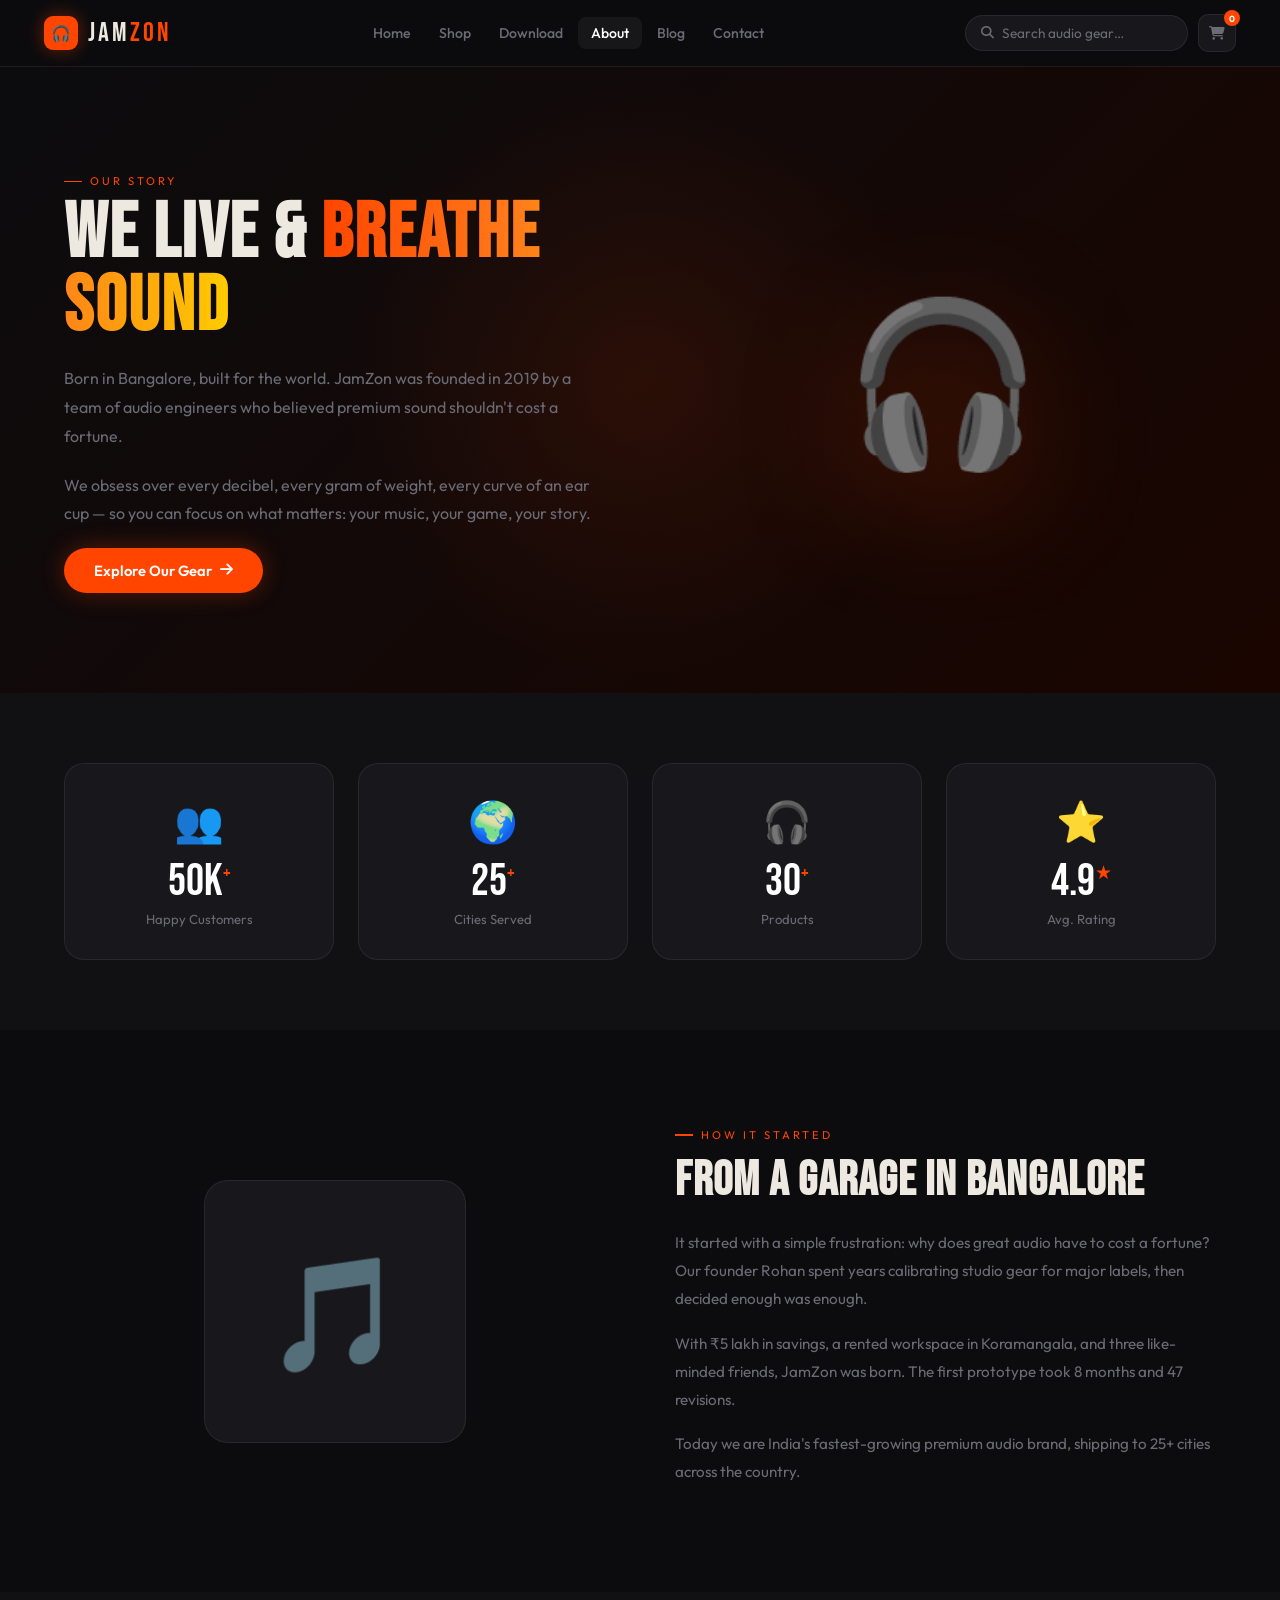
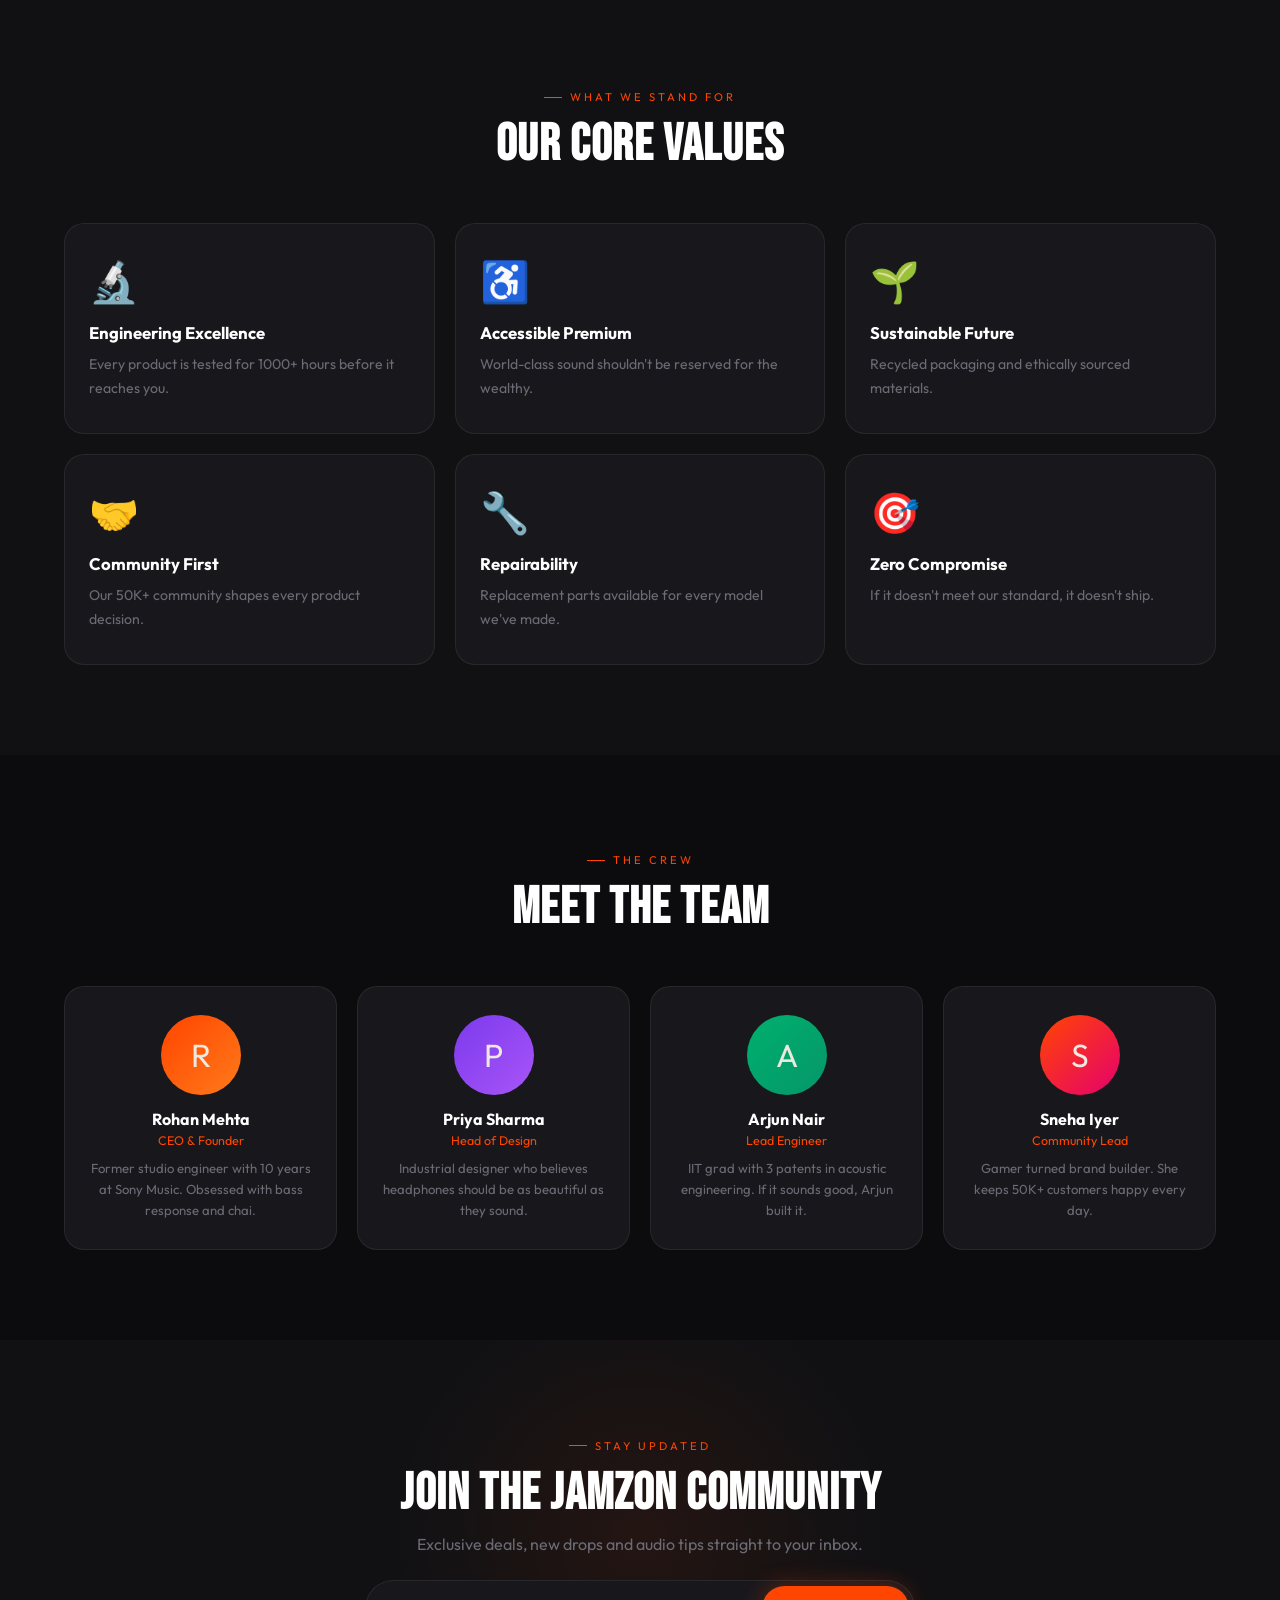
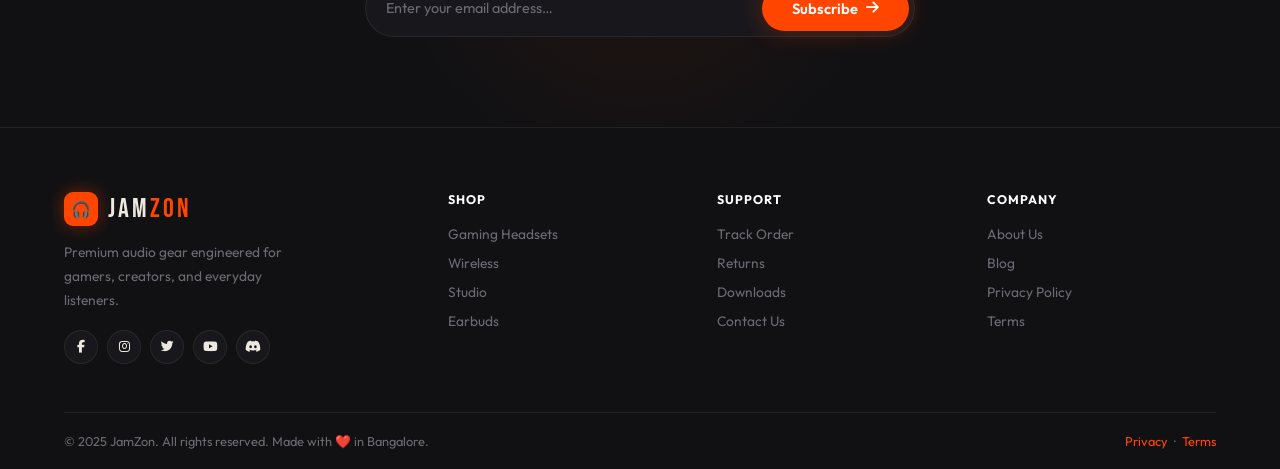
<file: pages/about.html>
<!DOCTYPE html><html lang="en"><head><meta charset="UTF-8"><meta name="viewport" content="width=device-width,initial-scale=1.0"><title>About Us | JamZon</title><link rel="stylesheet" href="https://cdnjs.cloudflare.com/ajax/libs/font-awesome/6.5.0/css/all.min.css"><link href="https://fonts.googleapis.com/css2?family=Bebas+Neue&family=Outfit:wght@300;400;500;600;700&display=swap" rel="stylesheet"/><style>*{margin:0;padding:0;box-sizing:border-box;}body{background:#0c0c0e;color:#ede9e0;font-family:'Outfit',sans-serif;overflow-x:hidden;}a{text-decoration:none;color:inherit;}ul{list-style:none;}::-webkit-scrollbar{width:5px;}::-webkit-scrollbar-track{background:#0c0c0e;}::-webkit-scrollbar-thumb{background:#ff4500;border-radius:3px;}.container{max-width:1200px;margin:0 auto;padding:0 24px;}.btn{display:inline-flex;align-items:center;gap:8px;background:#ff4500;color:#fff;padding:13px 30px;border-radius:40px;font-weight:600;cursor:pointer;transition:all .3s;border:none;box-shadow:0 0 24px rgba(255,69,0,.3);font-family:'Outfit',sans-serif;font-size:.92rem;}.btn:hover{background:#ff7a1a;transform:translateY(-2px);}.btn-outline{display:inline-flex;align-items:center;gap:8px;background:transparent;color:#ede9e0;padding:12px 28px;border-radius:40px;font-weight:500;cursor:pointer;border:1px solid rgba(255,255,255,.12);transition:all .3s;font-family:'Outfit',sans-serif;font-size:.92rem;}.section-label{display:inline-flex;align-items:center;gap:8px;font-size:.7rem;letter-spacing:3px;text-transform:uppercase;color:#ff4500;margin-bottom:10px;}.section-label::before{content:'';width:18px;height:1.5px;background:#ff4500;}.section-title{font-family:'Bebas Neue',sans-serif;font-size:clamp(2rem,5vw,3.2rem);letter-spacing:1px;color:#fff;}
#header{display:flex;align-items:center;justify-content:space-between;padding:0 44px;height:66px;background:rgba(12,12,14,.9);backdrop-filter:blur(16px);box-shadow:0 1px 0 rgba(255,255,255,.07);position:sticky;top:0;z-index:1000;}.logo{display:flex;align-items:center;gap:10px;}.logo-mark{width:34px;height:34px;background:#ff4500;border-radius:9px;display:flex;align-items:center;justify-content:center;font-size:1rem;box-shadow:0 0 18px rgba(255,69,0,.4);}.logo-text{font-family:'Bebas Neue',sans-serif;font-size:1.7rem;letter-spacing:3px;}.logo-text span{color:#ff4500;}#navbar{display:flex;align-items:center;gap:2px;}#navbar li a{display:block;padding:7px 13px;border-radius:8px;font-size:.88rem;font-weight:500;color:#6b6b75;transition:.2s;}#navbar li a:hover,#navbar li a.active{color:#fff;background:rgba(255,255,255,.05);}.header-right{display:flex;align-items:center;gap:10px;}.search-bar{display:flex;align-items:center;gap:8px;background:#18181c;border:1px solid rgba(255,255,255,.07);border-radius:30px;padding:8px 15px;transition:.3s;}.search-bar:focus-within{border-color:#ff4500;}.search-bar i{color:#6b6b75;font-size:.8rem;}.search-bar input{background:transparent;border:none;color:#ede9e0;outline:none;width:170px;font-family:'Outfit',sans-serif;font-size:.85rem;}.search-bar input::placeholder{color:#6b6b75;}.cart-icon{position:relative;width:38px;height:38px;background:#18181c;border:1px solid rgba(255,255,255,.07);border-radius:10px;display:flex;align-items:center;justify-content:center;color:#6b6b75;font-size:.88rem;cursor:pointer;}.cart-count{position:absolute;top:-5px;right:-5px;background:#ff4500;color:#fff;font-size:.56rem;font-weight:700;width:16px;height:16px;border-radius:50%;display:flex;align-items:center;justify-content:center;}.ham{display:none;flex-direction:column;gap:5px;cursor:pointer;}.ham span{display:block;width:22px;height:2px;background:#ede9e0;border-radius:2px;}.mob-menu{display:none;position:fixed;inset:0;background:rgba(12,12,14,.97);backdrop-filter:blur(24px);z-index:2000;flex-direction:column;align-items:center;justify-content:center;gap:20px;}.mob-menu.open{display:flex;}.mob-menu a{font-family:'Bebas Neue',sans-serif;font-size:3rem;letter-spacing:3px;color:#ede9e0;transition:.2s;}.mob-menu a:hover{color:#ff4500;}.mob-close{position:absolute;top:20px;right:20px;background:#18181c;border:1px solid rgba(255,255,255,.07);color:#ede9e0;width:42px;height:42px;border-radius:50%;display:flex;align-items:center;justify-content:center;cursor:pointer;}
.page-hero{padding:80px 0;background:linear-gradient(135deg,#0c0c0e,#1a0500);text-align:center;position:relative;overflow:hidden;}.page-hero::before{content:'';position:absolute;width:400px;height:400px;background:radial-gradient(circle,rgba(255,69,0,.1),transparent 70%);top:50%;left:50%;transform:translate(-50%,-50%);border-radius:50%;pointer-events:none;}.page-hero h1{font-family:'Bebas Neue',sans-serif;font-size:clamp(2.5rem,5vw,4.5rem);letter-spacing:2px;position:relative;z-index:1;}.page-hero p{color:#6b6b75;font-size:1rem;margin-top:10px;position:relative;z-index:1;max-width:600px;margin-left:auto;margin-right:auto;}
#footer{background:#111113;border-top:1px solid rgba(255,255,255,.07);padding:64px 0 0;}.footer-grid{display:grid;grid-template-columns:1.5fr 1fr 1fr 1fr;gap:40px;padding-bottom:48px;border-bottom:1px solid rgba(255,255,255,.07);}.footer-brand p{color:#6b6b75;font-size:.86rem;line-height:1.75;margin:14px 0 18px;max-width:240px;}.social-icons{display:flex;gap:9px;}.social-icons a{width:34px;height:34px;background:#18181c;border:1px solid rgba(255,255,255,.07);border-radius:50%;display:flex;align-items:center;justify-content:center;font-size:.8rem;transition:.2s;}.social-icons a:hover{background:#ff4500;border-color:#ff4500;color:#fff;}.footer-col h3{font-size:.78rem;font-weight:700;letter-spacing:1px;text-transform:uppercase;margin-bottom:16px;color:#fff;}.footer-col ul li{margin-bottom:9px;}.footer-col ul li a{color:#6b6b75;font-size:.86rem;transition:.2s;}.footer-col ul li a:hover{color:#ff4500;}.copyright{display:flex;justify-content:space-between;align-items:center;padding:20px 0;flex-wrap:wrap;gap:10px;}.copyright p{color:#6b6b75;font-size:.8rem;}.copyright a{color:#ff4500;}
.toast-wrap{position:fixed;bottom:22px;right:22px;display:flex;flex-direction:column;gap:9px;z-index:9990;}.toast{background:#18181c;border:1px solid rgba(255,255,255,.07);border-left:3px solid #ff4500;border-radius:11px;padding:12px 17px;display:flex;align-items:center;gap:10px;font-size:.85rem;box-shadow:0 10px 28px rgba(0,0,0,.5);animation:tIn .3s ease,tOut .4s ease 2.6s forwards;max-width:280px;}@keyframes tIn{from{transform:translateX(110%);opacity:0}to{transform:translateX(0);opacity:1}}@keyframes tOut{to{opacity:0;transform:translateX(110%)}}.toast i{color:#ff4500;}
.reveal{opacity:0;transform:translateY(24px);transition:.6s ease;}.reveal.in{opacity:1;transform:translateY(0);}
@media(max-width:1024px){#header{padding:0 22px;}#navbar,.search-bar{display:none;}.ham{display:flex;}.footer-grid{grid-template-columns:1fr 1fr;}}@media(max-width:600px){.footer-grid{grid-template-columns:1fr;}}.about-hero{background:linear-gradient(135deg,#0c0c0e,#1a0500);padding:100px 0;position:relative;overflow:hidden;}.about-hero::before{content:'';position:absolute;width:600px;height:600px;background:radial-gradient(circle,rgba(255,69,0,.1),transparent 70%);top:50%;left:50%;transform:translate(-50%,-50%);border-radius:50%;pointer-events:none;}.about-inner{display:grid;grid-template-columns:1fr 1fr;gap:60px;align-items:center;}.about-inner h1{font-family:'Bebas Neue',sans-serif;font-size:clamp(3rem,6vw,5rem);letter-spacing:2px;line-height:.95;margin-bottom:20px;}.about-inner h1 span{background:linear-gradient(90deg,#ff4500,#ff7a1a,#ffcc00);-webkit-background-clip:text;-webkit-text-fill-color:transparent;background-clip:text;}.about-inner p{color:#6b6b75;font-size:1rem;line-height:1.8;margin-bottom:20px;}.about-visual{display:flex;align-items:center;justify-content:center;height:360px;font-size:10rem;animation:float 5s ease-in-out infinite;filter:drop-shadow(0 30px 60px rgba(255,69,0,.3));}@keyframes float{0%,100%{transform:translateY(0) rotate(-5deg)}50%{transform:translateY(-20px) rotate(5deg)}}
.stats-section{background:#111113;padding:70px 0;}.stats-grid{display:grid;grid-template-columns:repeat(4,1fr);gap:24px;}.stat-card{background:#18181c;border:1px solid rgba(255,255,255,.07);border-radius:20px;padding:32px 24px;text-align:center;transition:.3s;}.stat-card:hover{border-color:rgba(255,69,0,.3);transform:translateY(-4px);}.stat-icon{font-size:2.5rem;margin-bottom:14px;}.stat-num{font-family:'Bebas Neue',sans-serif;font-size:2.8rem;color:#fff;line-height:1;}.stat-num sup{color:#ff4500;font-size:1.2rem;}.stat-label{font-size:.82rem;color:#6b6b75;margin-top:6px;}
.story-section{padding:90px 0;background:#0c0c0e;}.story-grid{display:grid;grid-template-columns:1fr 1fr;gap:70px;align-items:center;}.story-text h2{font-family:'Bebas Neue',sans-serif;font-size:clamp(2rem,4vw,3rem);letter-spacing:1px;margin-bottom:20px;}.story-text p{color:#6b6b75;font-size:.95rem;line-height:1.85;margin-bottom:16px;}.story-visual{display:flex;align-items:center;justify-content:center;}.story-card{background:#18181c;border:1px solid rgba(255,255,255,.07);border-radius:24px;padding:60px;font-size:7rem;}
.values-section{padding:90px 0;background:#111113;}.values-grid{display:grid;grid-template-columns:repeat(3,1fr);gap:20px;margin-top:48px;}.value-card{background:#18181c;border:1px solid rgba(255,255,255,.07);border-radius:20px;padding:32px 24px;transition:.3s;}.value-card:hover{border-color:rgba(255,69,0,.3);transform:translateY(-5px);}.value-icon{font-size:2.5rem;margin-bottom:16px;}.value-card h4{font-size:1.05rem;font-weight:700;margin-bottom:10px;color:#fff;}.value-card p{font-size:.88rem;color:#6b6b75;line-height:1.7;}
.team-section{padding:90px 0;background:#0c0c0e;}.team-grid{display:grid;grid-template-columns:repeat(4,1fr);gap:20px;margin-top:48px;}.team-card{background:#18181c;border:1px solid rgba(255,255,255,.07);border-radius:20px;padding:28px 20px;text-align:center;transition:.3s;}.team-card:hover{border-color:rgba(255,69,0,.3);transform:translateY(-5px);}.team-avatar{width:80px;height:80px;border-radius:50%;margin:0 auto 14px;display:flex;align-items:center;justify-content:center;font-size:2rem;}.team-name{font-weight:700;font-size:1rem;color:#fff;margin-bottom:4px;}.team-role{font-size:.78rem;color:#ff4500;margin-bottom:10px;}.team-bio{font-size:.82rem;color:#6b6b75;line-height:1.6;}
.nl-section{padding:90px 0;background:#111113;text-align:center;position:relative;overflow:hidden;}.nl-section::before{content:'';position:absolute;width:500px;height:500px;background:radial-gradient(circle,rgba(255,69,0,.08),transparent 70%);top:50%;left:50%;transform:translate(-50%,-50%);border-radius:50%;}.nl-inner{position:relative;z-index:2;max-width:550px;margin:0 auto;}.nl-form{display:flex;margin-top:26px;background:#18181c;border:1px solid rgba(255,255,255,.07);border-radius:50px;padding:5px 5px 5px 20px;transition:.3s;}.nl-form:focus-within{border-color:#ff4500;box-shadow:0 0 0 3px rgba(255,69,0,.15);}.nl-form input{flex:1;background:transparent;border:none;color:#ede9e0;outline:none;font-family:'Outfit',sans-serif;font-size:.9rem;}.nl-form input::placeholder{color:#6b6b75;}
@media(max-width:1024px){.about-inner,.story-grid{grid-template-columns:1fr;}.about-visual{display:none;}.stats-grid{grid-template-columns:1fr 1fr;}.values-grid{grid-template-columns:1fr 1fr;}.team-grid{grid-template-columns:1fr 1fr;}}@media(max-width:600px){.stats-grid,.values-grid,.team-grid{grid-template-columns:1fr;}}</style></head><body><header id="header"><a href="home.html" class="logo"><div class="logo-mark">🎧</div><div class="logo-text">Jam<span>Zon</span></div></a><nav><ul id="navbar"><li><a href="home.html">Home</a></li><li><a href="shop.html">Shop</a></li><li><a href="download.html">Download</a></li><li><a href="about.html" class='active'>About</a></li><li><a href="blog.html">Blog</a></li><li><a href="contact.html">Contact</a></li></ul></nav><div class="header-right"><div class="search-bar"><i class="fas fa-search"></i><input type="text" placeholder="Search audio gear…"/></div><a href="cart.html" class="cart-icon"><i class="fas fa-shopping-cart"></i><span class="cart-count" id="cartCount">0</span></a><div class="ham" id="ham"><span></span><span></span><span></span></div></div></header><div class="mob-menu" id="mobMenu"><button class="mob-close" id="mobClose"><i class="fas fa-times"></i></button><a href="home.html">Home</a><a href="shop.html">Shop</a><a href="download.html">Download</a><a href="about.html">About</a><a href="blog.html">Blog</a><a href="contact.html">Contact</a><a href="cart.html">Cart</a></div><section class="about-hero"><div class="container"><div class="about-inner reveal">
<div><div class="section-label">Our Story</div><h1>We Live &amp; <span>Breathe Sound</span></h1><p>Born in Bangalore, built for the world. JamZon was founded in 2019 by a team of audio engineers who believed premium sound shouldn't cost a fortune.</p><p>We obsess over every decibel, every gram of weight, every curve of an ear cup — so you can focus on what matters: your music, your game, your story.</p><a href="shop.html" class="btn">Explore Our Gear <i class="fas fa-arrow-right"></i></a></div>
<div class="about-visual">🎧</div></div></div></section>
<section class="stats-section"><div class="container"><div class="stats-grid">
<div class="stat-card reveal"><div class="stat-icon">👥</div><div class="stat-num">50K<sup>+</sup></div><div class="stat-label">Happy Customers</div></div>
<div class="stat-card reveal"><div class="stat-icon">🌍</div><div class="stat-num">25<sup>+</sup></div><div class="stat-label">Cities Served</div></div>
<div class="stat-card reveal"><div class="stat-icon">🎧</div><div class="stat-num">30<sup>+</sup></div><div class="stat-label">Products</div></div>
<div class="stat-card reveal"><div class="stat-icon">⭐</div><div class="stat-num">4.9<sup>★</sup></div><div class="stat-label">Avg. Rating</div></div>
</div></div></section>
<section class="story-section"><div class="container"><div class="story-grid">
<div class="story-visual reveal"><div class="story-card">🎵</div></div>
<div class="story-text reveal"><div class="section-label">How It Started</div><h2>From a Garage in Bangalore</h2><p>It started with a simple frustration: why does great audio have to cost a fortune? Our founder Rohan spent years calibrating studio gear for major labels, then decided enough was enough.</p><p>With ₹5 lakh in savings, a rented workspace in Koramangala, and three like-minded friends, JamZon was born. The first prototype took 8 months and 47 revisions.</p><p>Today we are India's fastest-growing premium audio brand, shipping to 25+ cities across the country.</p></div>
</div></div></section>
<section class="values-section"><div class="container"><div class="reveal" style="text-align:center"><div class="section-label" style="justify-content:center">What We Stand For</div><h2 class="section-title">Our Core Values</h2></div>
<div class="values-grid">
<div class="value-card reveal"><div class="value-icon">🔬</div><h4>Engineering Excellence</h4><p>Every product is tested for 1000+ hours before it reaches you.</p></div>
<div class="value-card reveal"><div class="value-icon">♿</div><h4>Accessible Premium</h4><p>World-class sound shouldn't be reserved for the wealthy.</p></div>
<div class="value-card reveal"><div class="value-icon">🌱</div><h4>Sustainable Future</h4><p>Recycled packaging and ethically sourced materials.</p></div>
<div class="value-card reveal"><div class="value-icon">🤝</div><h4>Community First</h4><p>Our 50K+ community shapes every product decision.</p></div>
<div class="value-card reveal"><div class="value-icon">🔧</div><h4>Repairability</h4><p>Replacement parts available for every model we've made.</p></div>
<div class="value-card reveal"><div class="value-icon">🎯</div><h4>Zero Compromise</h4><p>If it doesn't meet our standard, it doesn't ship.</p></div>
</div></div></section>
<section class="team-section"><div class="container"><div class="reveal" style="text-align:center;margin-bottom:48px"><div class="section-label" style="justify-content:center">The Crew</div><h2 class="section-title">Meet the Team</h2></div>
<div class="team-grid">
<div class="team-card reveal"><div class="team-avatar" style="background:linear-gradient(135deg,#ff4500,#ff7a1a)">R</div><div class="team-name">Rohan Mehta</div><div class="team-role">CEO & Founder</div><p class="team-bio">Former studio engineer with 10 years at Sony Music. Obsessed with bass response and chai.</p></div>
<div class="team-card reveal"><div class="team-avatar" style="background:linear-gradient(135deg,#7c3aed,#a855f7)">P</div><div class="team-name">Priya Sharma</div><div class="team-role">Head of Design</div><p class="team-bio">Industrial designer who believes headphones should be as beautiful as they sound.</p></div>
<div class="team-card reveal"><div class="team-avatar" style="background:linear-gradient(135deg,#00b06e,#059669)">A</div><div class="team-name">Arjun Nair</div><div class="team-role">Lead Engineer</div><p class="team-bio">IIT grad with 3 patents in acoustic engineering. If it sounds good, Arjun built it.</p></div>
<div class="team-card reveal"><div class="team-avatar" style="background:linear-gradient(135deg,#ff4500,#e6006e)">S</div><div class="team-name">Sneha Iyer</div><div class="team-role">Community Lead</div><p class="team-bio">Gamer turned brand builder. She keeps 50K+ customers happy every day.</p></div>
</div></div></section>
<section class="nl-section"><div class="container"><div class="nl-inner reveal"><div class="section-label" style="justify-content:center">Stay Updated</div><h2 class="section-title">Join the JamZon Community</h2><p style="color:#6b6b75;margin-top:10px;">Exclusive deals, new drops and audio tips straight to your inbox.</p><form class="nl-form" id="nlForm"><input type="email" placeholder="Enter your email address…" required/><button type="submit" class="btn">Subscribe <i class="fas fa-arrow-right"></i></button></form></div></div></section><footer id="footer"><div class="container"><div class="footer-grid"><div class="footer-brand"><div class="logo"><div class="logo-mark">🎧</div><div class="logo-text">Jam<span>Zon</span></div></div><p>Premium audio gear engineered for gamers, creators, and everyday listeners.</p><div class="social-icons"><a href="#"><i class="fab fa-facebook-f"></i></a><a href="#"><i class="fab fa-instagram"></i></a><a href="#"><i class="fab fa-twitter"></i></a><a href="#"><i class="fab fa-youtube"></i></a><a href="#"><i class="fab fa-discord"></i></a></div></div><div class="footer-col"><h3>Shop</h3><ul><li><a href="shop.html">Gaming Headsets</a></li><li><a href="shop.html">Wireless</a></li><li><a href="shop.html">Studio</a></li><li><a href="shop.html">Earbuds</a></li></ul></div><div class="footer-col"><h3>Support</h3><ul><li><a href="#">Track Order</a></li><li><a href="#">Returns</a></li><li><a href="download.html">Downloads</a></li><li><a href="contact.html">Contact Us</a></li></ul></div><div class="footer-col"><h3>Company</h3><ul><li><a href="about.html">About Us</a></li><li><a href="blog.html">Blog</a></li><li><a href="#">Privacy Policy</a></li><li><a href="#">Terms</a></li></ul></div></div><div class="copyright"><p>© 2025 JamZon. All rights reserved. Made with ❤️ in Bangalore.</p><p><a href="#">Privacy</a> &nbsp;·&nbsp; <a href="#">Terms</a></p></div></div></footer><div class="toast-wrap" id="toastWrap"></div><script>function getCart(){try{return JSON.parse(localStorage.getItem('jamzon_cart'))||[];}catch{return[];}}function updateBadge(){document.getElementById('cartCount').textContent=getCart().reduce((s,i)=>s+(i.qty||1),0);}function toast(msg){const w=document.getElementById('toastWrap'),t=document.createElement('div');t.className='toast';t.innerHTML='<i class="fas fa-check-circle"></i> '+msg;w.appendChild(t);setTimeout(()=>t.remove(),3100);}updateBadge();document.getElementById('ham').addEventListener('click',()=>document.getElementById('mobMenu').classList.add('open'));document.getElementById('mobClose').addEventListener('click',()=>document.getElementById('mobMenu').classList.remove('open'));const obs=new IntersectionObserver(entries=>{entries.forEach(e=>{if(e.isIntersecting){e.target.classList.add('in');obs.unobserve(e.target);}});},{threshold:0.1});document.querySelectorAll('.reveal').forEach(el=>obs.observe(el));document.getElementById('nlForm').addEventListener('submit',e=>{e.preventDefault();toast('🎉 Subscribed!');e.target.reset();});</script></body></html>
</file>
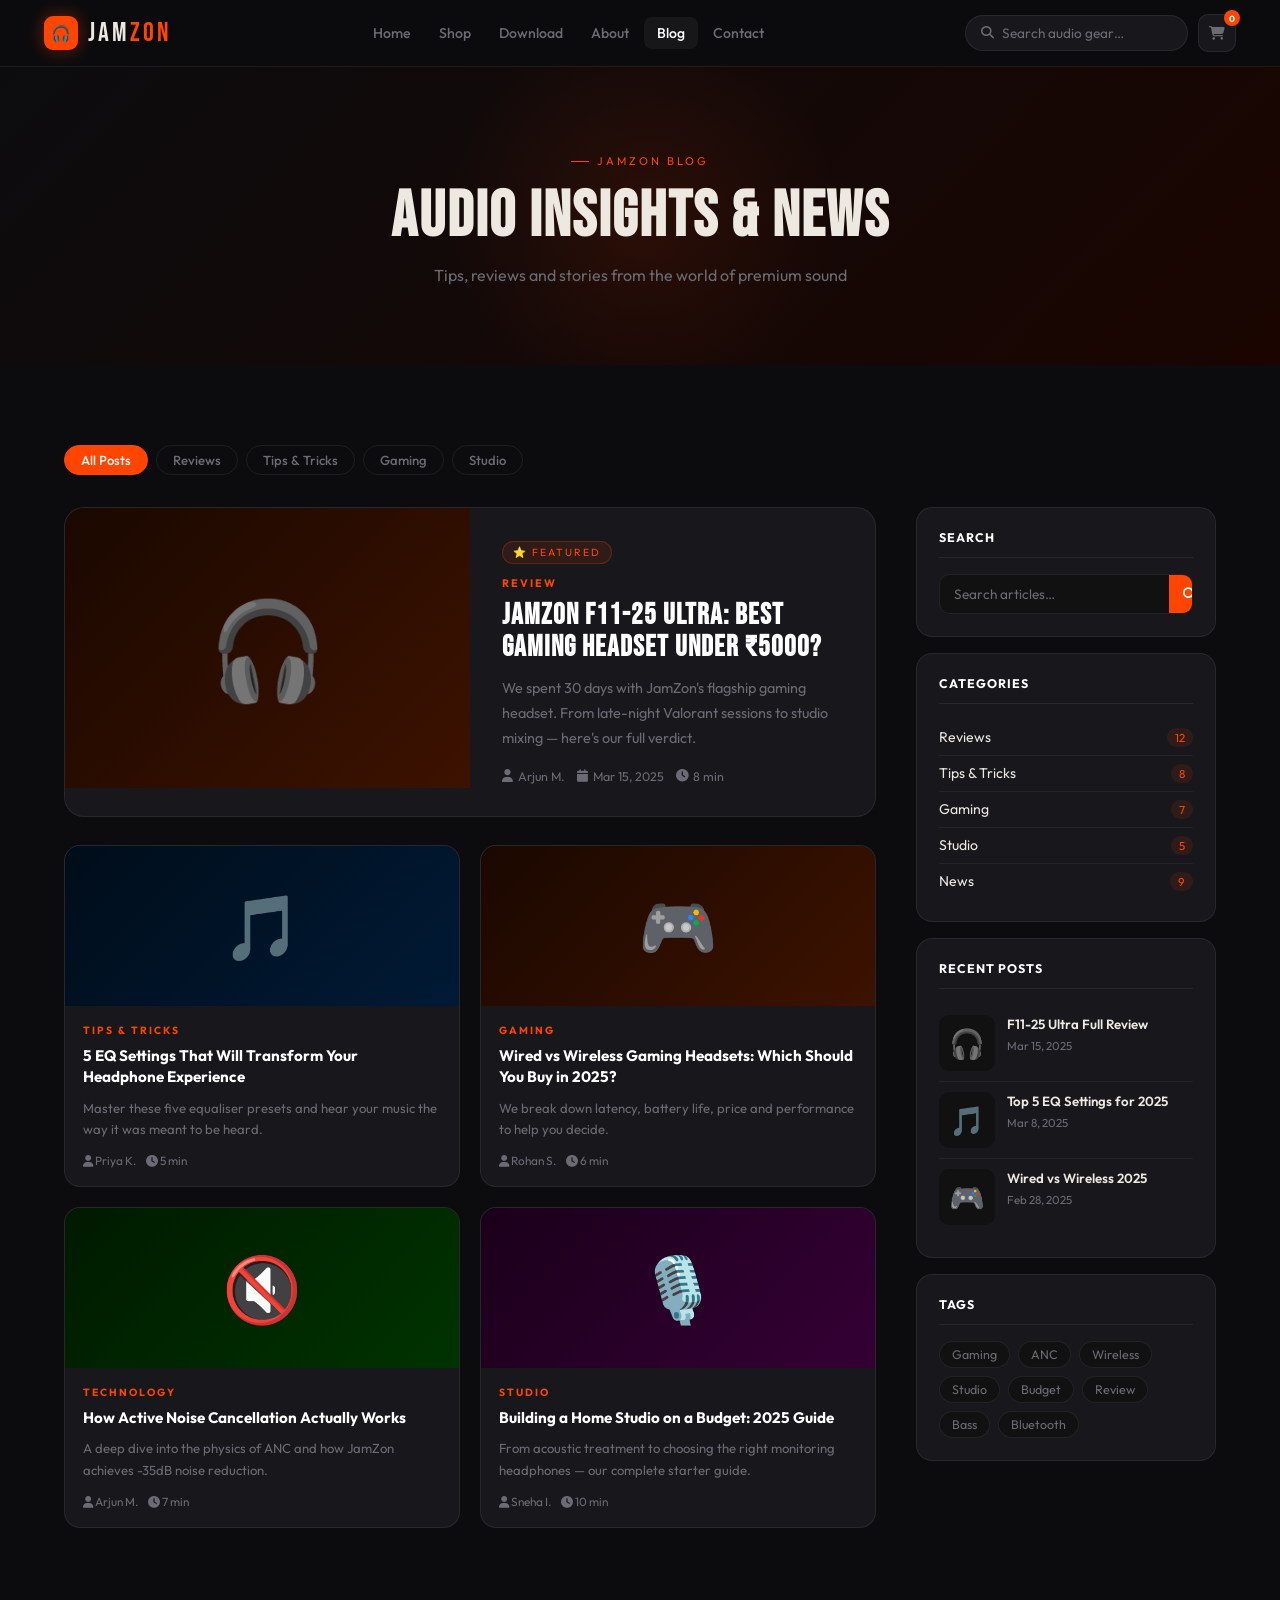
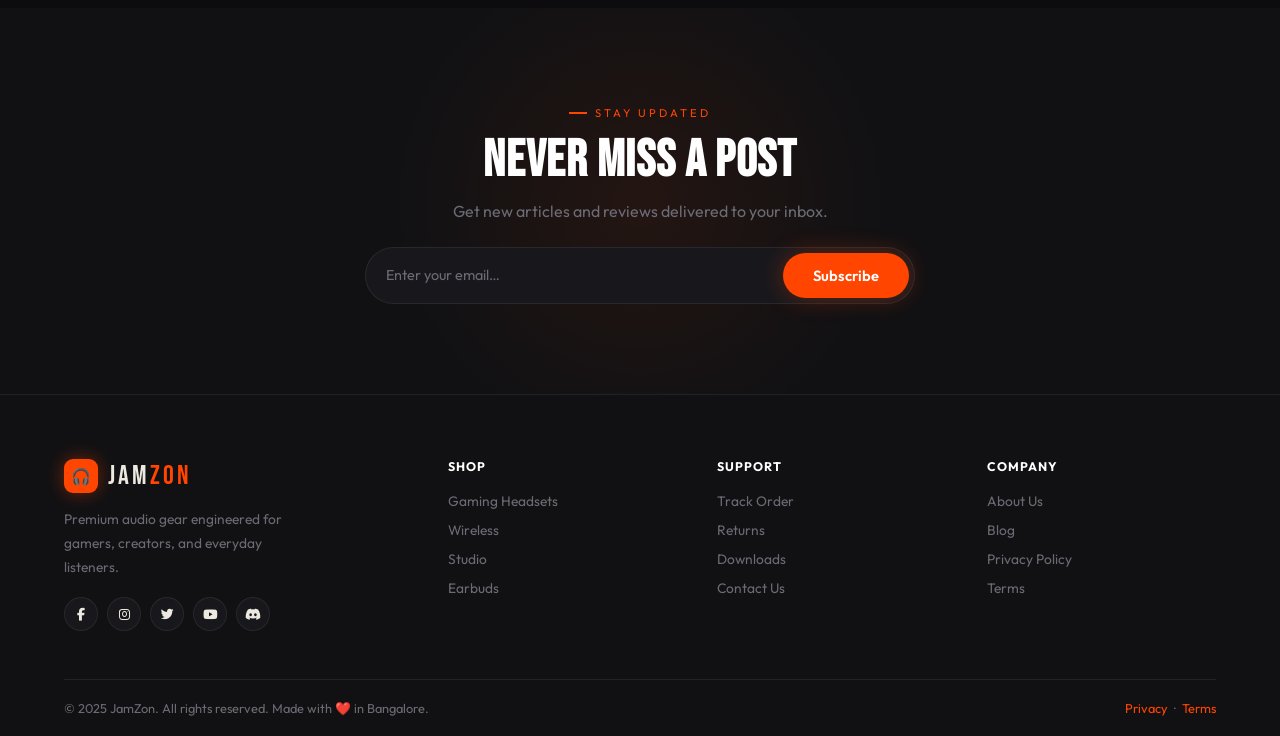
<file: pages/blog.html>
<!DOCTYPE html><html lang="en"><head><meta charset="UTF-8"><meta name="viewport" content="width=device-width,initial-scale=1.0"><title>Blog | JamZon</title><link rel="stylesheet" href="https://cdnjs.cloudflare.com/ajax/libs/font-awesome/6.5.0/css/all.min.css"><link href="https://fonts.googleapis.com/css2?family=Bebas+Neue&family=Outfit:wght@300;400;500;600;700&display=swap" rel="stylesheet"/><style>*{margin:0;padding:0;box-sizing:border-box;}body{background:#0c0c0e;color:#ede9e0;font-family:'Outfit',sans-serif;overflow-x:hidden;}a{text-decoration:none;color:inherit;}ul{list-style:none;}::-webkit-scrollbar{width:5px;}::-webkit-scrollbar-track{background:#0c0c0e;}::-webkit-scrollbar-thumb{background:#ff4500;border-radius:3px;}.container{max-width:1200px;margin:0 auto;padding:0 24px;}.btn{display:inline-flex;align-items:center;gap:8px;background:#ff4500;color:#fff;padding:13px 30px;border-radius:40px;font-weight:600;cursor:pointer;transition:all .3s;border:none;box-shadow:0 0 24px rgba(255,69,0,.3);font-family:'Outfit',sans-serif;font-size:.92rem;}.btn:hover{background:#ff7a1a;transform:translateY(-2px);}.btn-outline{display:inline-flex;align-items:center;gap:8px;background:transparent;color:#ede9e0;padding:12px 28px;border-radius:40px;font-weight:500;cursor:pointer;border:1px solid rgba(255,255,255,.12);transition:all .3s;font-family:'Outfit',sans-serif;font-size:.92rem;}.section-label{display:inline-flex;align-items:center;gap:8px;font-size:.7rem;letter-spacing:3px;text-transform:uppercase;color:#ff4500;margin-bottom:10px;}.section-label::before{content:'';width:18px;height:1.5px;background:#ff4500;}.section-title{font-family:'Bebas Neue',sans-serif;font-size:clamp(2rem,5vw,3.2rem);letter-spacing:1px;color:#fff;}
#header{display:flex;align-items:center;justify-content:space-between;padding:0 44px;height:66px;background:rgba(12,12,14,.9);backdrop-filter:blur(16px);box-shadow:0 1px 0 rgba(255,255,255,.07);position:sticky;top:0;z-index:1000;}.logo{display:flex;align-items:center;gap:10px;}.logo-mark{width:34px;height:34px;background:#ff4500;border-radius:9px;display:flex;align-items:center;justify-content:center;font-size:1rem;box-shadow:0 0 18px rgba(255,69,0,.4);}.logo-text{font-family:'Bebas Neue',sans-serif;font-size:1.7rem;letter-spacing:3px;}.logo-text span{color:#ff4500;}#navbar{display:flex;align-items:center;gap:2px;}#navbar li a{display:block;padding:7px 13px;border-radius:8px;font-size:.88rem;font-weight:500;color:#6b6b75;transition:.2s;}#navbar li a:hover,#navbar li a.active{color:#fff;background:rgba(255,255,255,.05);}.header-right{display:flex;align-items:center;gap:10px;}.search-bar{display:flex;align-items:center;gap:8px;background:#18181c;border:1px solid rgba(255,255,255,.07);border-radius:30px;padding:8px 15px;transition:.3s;}.search-bar:focus-within{border-color:#ff4500;}.search-bar i{color:#6b6b75;font-size:.8rem;}.search-bar input{background:transparent;border:none;color:#ede9e0;outline:none;width:170px;font-family:'Outfit',sans-serif;font-size:.85rem;}.search-bar input::placeholder{color:#6b6b75;}.cart-icon{position:relative;width:38px;height:38px;background:#18181c;border:1px solid rgba(255,255,255,.07);border-radius:10px;display:flex;align-items:center;justify-content:center;color:#6b6b75;font-size:.88rem;cursor:pointer;}.cart-count{position:absolute;top:-5px;right:-5px;background:#ff4500;color:#fff;font-size:.56rem;font-weight:700;width:16px;height:16px;border-radius:50%;display:flex;align-items:center;justify-content:center;}.ham{display:none;flex-direction:column;gap:5px;cursor:pointer;}.ham span{display:block;width:22px;height:2px;background:#ede9e0;border-radius:2px;}.mob-menu{display:none;position:fixed;inset:0;background:rgba(12,12,14,.97);backdrop-filter:blur(24px);z-index:2000;flex-direction:column;align-items:center;justify-content:center;gap:20px;}.mob-menu.open{display:flex;}.mob-menu a{font-family:'Bebas Neue',sans-serif;font-size:3rem;letter-spacing:3px;color:#ede9e0;transition:.2s;}.mob-menu a:hover{color:#ff4500;}.mob-close{position:absolute;top:20px;right:20px;background:#18181c;border:1px solid rgba(255,255,255,.07);color:#ede9e0;width:42px;height:42px;border-radius:50%;display:flex;align-items:center;justify-content:center;cursor:pointer;}
.page-hero{padding:80px 0;background:linear-gradient(135deg,#0c0c0e,#1a0500);text-align:center;position:relative;overflow:hidden;}.page-hero::before{content:'';position:absolute;width:400px;height:400px;background:radial-gradient(circle,rgba(255,69,0,.1),transparent 70%);top:50%;left:50%;transform:translate(-50%,-50%);border-radius:50%;pointer-events:none;}.page-hero h1{font-family:'Bebas Neue',sans-serif;font-size:clamp(2.5rem,5vw,4.5rem);letter-spacing:2px;position:relative;z-index:1;}.page-hero p{color:#6b6b75;font-size:1rem;margin-top:10px;position:relative;z-index:1;max-width:600px;margin-left:auto;margin-right:auto;}
#footer{background:#111113;border-top:1px solid rgba(255,255,255,.07);padding:64px 0 0;}.footer-grid{display:grid;grid-template-columns:1.5fr 1fr 1fr 1fr;gap:40px;padding-bottom:48px;border-bottom:1px solid rgba(255,255,255,.07);}.footer-brand p{color:#6b6b75;font-size:.86rem;line-height:1.75;margin:14px 0 18px;max-width:240px;}.social-icons{display:flex;gap:9px;}.social-icons a{width:34px;height:34px;background:#18181c;border:1px solid rgba(255,255,255,.07);border-radius:50%;display:flex;align-items:center;justify-content:center;font-size:.8rem;transition:.2s;}.social-icons a:hover{background:#ff4500;border-color:#ff4500;color:#fff;}.footer-col h3{font-size:.78rem;font-weight:700;letter-spacing:1px;text-transform:uppercase;margin-bottom:16px;color:#fff;}.footer-col ul li{margin-bottom:9px;}.footer-col ul li a{color:#6b6b75;font-size:.86rem;transition:.2s;}.footer-col ul li a:hover{color:#ff4500;}.copyright{display:flex;justify-content:space-between;align-items:center;padding:20px 0;flex-wrap:wrap;gap:10px;}.copyright p{color:#6b6b75;font-size:.8rem;}.copyright a{color:#ff4500;}
.toast-wrap{position:fixed;bottom:22px;right:22px;display:flex;flex-direction:column;gap:9px;z-index:9990;}.toast{background:#18181c;border:1px solid rgba(255,255,255,.07);border-left:3px solid #ff4500;border-radius:11px;padding:12px 17px;display:flex;align-items:center;gap:10px;font-size:.85rem;box-shadow:0 10px 28px rgba(0,0,0,.5);animation:tIn .3s ease,tOut .4s ease 2.6s forwards;max-width:280px;}@keyframes tIn{from{transform:translateX(110%);opacity:0}to{transform:translateX(0);opacity:1}}@keyframes tOut{to{opacity:0;transform:translateX(110%)}}.toast i{color:#ff4500;}
.reveal{opacity:0;transform:translateY(24px);transition:.6s ease;}.reveal.in{opacity:1;transform:translateY(0);}
@media(max-width:1024px){#header{padding:0 22px;}#navbar,.search-bar{display:none;}.ham{display:flex;}.footer-grid{grid-template-columns:1fr 1fr;}}@media(max-width:600px){.footer-grid{grid-template-columns:1fr;}}.blog-section{padding:80px 0;}.blog-layout{display:grid;grid-template-columns:1fr 300px;gap:40px;}.blog-tabs{display:flex;gap:8px;flex-wrap:wrap;margin-bottom:32px;}.blog-tab{padding:6px 16px;border-radius:30px;font-size:.82rem;font-weight:500;border:1px solid rgba(255,255,255,.07);background:transparent;color:#6b6b75;cursor:pointer;transition:.2s;font-family:'Outfit',sans-serif;}.blog-tab.active,.blog-tab:hover{background:#ff4500;border-color:#ff4500;color:#fff;}
.featured-post{background:#18181c;border:1px solid rgba(255,255,255,.07);border-radius:20px;overflow:hidden;margin-bottom:28px;display:grid;grid-template-columns:1fr 1fr;transition:.3s;cursor:pointer;}.featured-post:hover{border-color:rgba(255,69,0,.3);transform:translateY(-3px);}.fp-img{height:280px;display:flex;align-items:center;justify-content:center;font-size:6rem;background:linear-gradient(135deg,#1a0800,#3d1200);}.fp-body{padding:32px;}.fp-cat{font-size:.68rem;color:#ff4500;font-weight:700;letter-spacing:2px;text-transform:uppercase;margin-bottom:10px;}.fp-badge{display:inline-block;background:rgba(255,69,0,.1);border:1px solid rgba(255,69,0,.25);color:#ff4500;font-size:.65rem;letter-spacing:2px;text-transform:uppercase;padding:4px 10px;border-radius:20px;margin-bottom:12px;}.fp-title{font-family:'Bebas Neue',sans-serif;font-size:1.8rem;letter-spacing:1px;color:#fff;line-height:1.1;margin-bottom:12px;}.fp-excerpt{color:#6b6b75;font-size:.9rem;line-height:1.75;margin-bottom:18px;}.fp-meta{display:flex;align-items:center;gap:12px;font-size:.78rem;color:#6b6b75;}.fp-meta span{display:flex;align-items:center;gap:5px;}
.blog-grid{display:grid;grid-template-columns:1fr 1fr;gap:20px;}.bc{background:#18181c;border:1px solid rgba(255,255,255,.07);border-radius:16px;overflow:hidden;cursor:pointer;transition:.3s;}.bc:hover{border-color:rgba(255,69,0,.3);transform:translateY(-4px);}.bc-img{height:160px;display:flex;align-items:center;justify-content:center;font-size:4rem;}.bc-body{padding:18px;}.bc-cat{font-size:.65rem;color:#ff4500;font-weight:700;letter-spacing:2px;text-transform:uppercase;margin-bottom:8px;}.bc-title{font-size:.95rem;font-weight:700;color:#fff;line-height:1.4;margin-bottom:10px;}.bc-excerpt{font-size:.82rem;color:#6b6b75;line-height:1.65;margin-bottom:12px;}.bc-meta{display:flex;align-items:center;gap:10px;font-size:.74rem;color:#6b6b75;}
.sidebar-card{background:#18181c;border:1px solid rgba(255,255,255,.07);border-radius:16px;padding:22px;margin-bottom:16px;}.sidebar-card h4{font-size:.78rem;font-weight:700;letter-spacing:1px;text-transform:uppercase;color:#fff;margin-bottom:16px;padding-bottom:12px;border-bottom:1px solid rgba(255,255,255,.07);}.sb-search{display:flex;background:#111;border:1px solid rgba(255,255,255,.07);border-radius:10px;overflow:hidden;}.sb-search input{flex:1;background:transparent;border:none;color:#ede9e0;padding:10px 14px;font-family:'Outfit',sans-serif;font-size:.85rem;outline:none;}.sb-search input::placeholder{color:#6b6b75;}.sb-search button{background:#ff4500;border:none;color:#fff;padding:10px 14px;cursor:pointer;}.cat-list li{display:flex;justify-content:space-between;padding:8px 0;border-bottom:1px solid rgba(255,255,255,.05);cursor:pointer;font-size:.88rem;transition:.2s;}.cat-list li:last-child{border-bottom:none;}.cat-list li:hover{color:#ff4500;}.cat-count{background:rgba(255,69,0,.1);color:#ff4500;padding:2px 8px;border-radius:20px;font-size:.72rem;}.recent-post{display:flex;gap:12px;padding:10px 0;border-bottom:1px solid rgba(255,255,255,.05);cursor:pointer;transition:.2s;}.recent-post:last-child{border-bottom:none;}.recent-post:hover .rp-title{color:#ff4500;}.rp-img{width:56px;height:56px;border-radius:10px;display:flex;align-items:center;justify-content:center;font-size:1.8rem;flex-shrink:0;background:#111;}.rp-title{font-size:.83rem;font-weight:600;color:#ede9e0;line-height:1.4;margin-bottom:4px;transition:.2s;}.rp-date{font-size:.72rem;color:#6b6b75;}.tag-cloud{display:flex;flex-wrap:wrap;gap:8px;}.tag{background:#111;border:1px solid rgba(255,255,255,.07);border-radius:20px;padding:5px 12px;font-size:.78rem;color:#6b6b75;cursor:pointer;transition:.2s;}.tag:hover{background:#ff4500;border-color:#ff4500;color:#fff;}
.nl-section{padding:90px 0;background:#111113;text-align:center;position:relative;overflow:hidden;}.nl-section::before{content:'';position:absolute;width:500px;height:500px;background:radial-gradient(circle,rgba(255,69,0,.08),transparent 70%);top:50%;left:50%;transform:translate(-50%,-50%);border-radius:50%;}.nl-inner{position:relative;z-index:2;max-width:550px;margin:0 auto;}.nl-form{display:flex;margin-top:26px;background:#18181c;border:1px solid rgba(255,255,255,.07);border-radius:50px;padding:5px 5px 5px 20px;}.nl-form:focus-within{border-color:#ff4500;}.nl-form input{flex:1;background:transparent;border:none;color:#ede9e0;outline:none;font-family:'Outfit',sans-serif;font-size:.9rem;}.nl-form input::placeholder{color:#6b6b75;}
@media(max-width:1024px){.blog-layout{grid-template-columns:1fr;}.featured-post{grid-template-columns:1fr;}.fp-img{height:200px;}}@media(max-width:600px){.blog-grid{grid-template-columns:1fr;}}</style></head><body><header id="header"><a href="home.html" class="logo"><div class="logo-mark">🎧</div><div class="logo-text">Jam<span>Zon</span></div></a><nav><ul id="navbar"><li><a href="home.html">Home</a></li><li><a href="shop.html">Shop</a></li><li><a href="download.html">Download</a></li><li><a href="about.html">About</a></li><li><a href="blog.html" class='active'>Blog</a></li><li><a href="contact.html">Contact</a></li></ul></nav><div class="header-right"><div class="search-bar"><i class="fas fa-search"></i><input type="text" placeholder="Search audio gear…"/></div><a href="cart.html" class="cart-icon"><i class="fas fa-shopping-cart"></i><span class="cart-count" id="cartCount">0</span></a><div class="ham" id="ham"><span></span><span></span><span></span></div></div></header><div class="mob-menu" id="mobMenu"><button class="mob-close" id="mobClose"><i class="fas fa-times"></i></button><a href="home.html">Home</a><a href="shop.html">Shop</a><a href="download.html">Download</a><a href="about.html">About</a><a href="blog.html">Blog</a><a href="contact.html">Contact</a><a href="cart.html">Cart</a></div><div class="page-hero"><div class="container"><div class="section-label" style="justify-content:center">JamZon Blog</div><h1>Audio Insights & News</h1><p>Tips, reviews and stories from the world of premium sound</p></div></div>
<div class="container"><div class="blog-section">
<div class="blog-tabs"><button class="blog-tab active">All Posts</button><button class="blog-tab">Reviews</button><button class="blog-tab">Tips & Tricks</button><button class="blog-tab">Gaming</button><button class="blog-tab">Studio</button></div>
<div class="blog-layout">
<div>
<div class="featured-post reveal"><div class="fp-img">🎧</div><div class="fp-body"><span class="fp-badge">⭐ Featured</span><div class="fp-cat">Review</div><h2 class="fp-title">JamZon F11-25 Ultra: Best Gaming Headset Under ₹5000?</h2><p class="fp-excerpt">We spent 30 days with JamZon's flagship gaming headset. From late-night Valorant sessions to studio mixing — here's our full verdict.</p><div class="fp-meta"><span><i class="fas fa-user"></i> Arjun M.</span><span><i class="fas fa-calendar"></i> Mar 15, 2025</span><span><i class="fas fa-clock"></i> 8 min</span></div></div></div>
<div class="blog-grid">
<div class="bc reveal"><div class="bc-img" style="background:linear-gradient(135deg,#000d1a,#001a35)">🎵</div><div class="bc-body"><div class="bc-cat">Tips & Tricks</div><h3 class="bc-title">5 EQ Settings That Will Transform Your Headphone Experience</h3><p class="bc-excerpt">Master these five equaliser presets and hear your music the way it was meant to be heard.</p><div class="bc-meta"><span><i class="fas fa-user"></i> Priya K.</span><span><i class="fas fa-clock"></i> 5 min</span></div></div></div>
<div class="bc reveal"><div class="bc-img" style="background:linear-gradient(135deg,#1a0800,#3d1200)">🎮</div><div class="bc-body"><div class="bc-cat">Gaming</div><h3 class="bc-title">Wired vs Wireless Gaming Headsets: Which Should You Buy in 2025?</h3><p class="bc-excerpt">We break down latency, battery life, price and performance to help you decide.</p><div class="bc-meta"><span><i class="fas fa-user"></i> Rohan S.</span><span><i class="fas fa-clock"></i> 6 min</span></div></div></div>
<div class="bc reveal"><div class="bc-img" style="background:linear-gradient(135deg,#001a00,#003300)">🔇</div><div class="bc-body"><div class="bc-cat">Technology</div><h3 class="bc-title">How Active Noise Cancellation Actually Works</h3><p class="bc-excerpt">A deep dive into the physics of ANC and how JamZon achieves -35dB noise reduction.</p><div class="bc-meta"><span><i class="fas fa-user"></i> Arjun M.</span><span><i class="fas fa-clock"></i> 7 min</span></div></div></div>
<div class="bc reveal"><div class="bc-img" style="background:linear-gradient(135deg,#1a001a,#350035)">🎙️</div><div class="bc-body"><div class="bc-cat">Studio</div><h3 class="bc-title">Building a Home Studio on a Budget: 2025 Guide</h3><p class="bc-excerpt">From acoustic treatment to choosing the right monitoring headphones — our complete starter guide.</p><div class="bc-meta"><span><i class="fas fa-user"></i> Sneha I.</span><span><i class="fas fa-clock"></i> 10 min</span></div></div></div>
</div></div>
<aside>
<div class="sidebar-card reveal"><h4>Search</h4><div class="sb-search"><input type="text" placeholder="Search articles…"/><button><i class="fas fa-search"></i></button></div></div>
<div class="sidebar-card reveal"><h4>Categories</h4><ul class="cat-list"><li>Reviews <span class="cat-count">12</span></li><li>Tips & Tricks <span class="cat-count">8</span></li><li>Gaming <span class="cat-count">7</span></li><li>Studio <span class="cat-count">5</span></li><li>News <span class="cat-count">9</span></li></ul></div>
<div class="sidebar-card reveal"><h4>Recent Posts</h4>
<div class="recent-post"><div class="rp-img">🎧</div><div><div class="rp-title">F11-25 Ultra Full Review</div><div class="rp-date">Mar 15, 2025</div></div></div>
<div class="recent-post"><div class="rp-img">🎵</div><div><div class="rp-title">Top 5 EQ Settings for 2025</div><div class="rp-date">Mar 8, 2025</div></div></div>
<div class="recent-post"><div class="rp-img">🎮</div><div><div class="rp-title">Wired vs Wireless 2025</div><div class="rp-date">Feb 28, 2025</div></div></div>
</div>
<div class="sidebar-card reveal"><h4>Tags</h4><div class="tag-cloud"><span class="tag">Gaming</span><span class="tag">ANC</span><span class="tag">Wireless</span><span class="tag">Studio</span><span class="tag">Budget</span><span class="tag">Review</span><span class="tag">Bass</span><span class="tag">Bluetooth</span></div></div>
</aside>
</div></div></div>
<section class="nl-section"><div class="container"><div class="nl-inner reveal"><div class="section-label" style="justify-content:center">Stay Updated</div><h2 class="section-title">Never Miss a Post</h2><p style="color:#6b6b75;margin-top:10px;">Get new articles and reviews delivered to your inbox.</p><form class="nl-form" id="nlForm"><input type="email" placeholder="Enter your email…" required/><button type="submit" class="btn">Subscribe</button></form></div></div></section><footer id="footer"><div class="container"><div class="footer-grid"><div class="footer-brand"><div class="logo"><div class="logo-mark">🎧</div><div class="logo-text">Jam<span>Zon</span></div></div><p>Premium audio gear engineered for gamers, creators, and everyday listeners.</p><div class="social-icons"><a href="#"><i class="fab fa-facebook-f"></i></a><a href="#"><i class="fab fa-instagram"></i></a><a href="#"><i class="fab fa-twitter"></i></a><a href="#"><i class="fab fa-youtube"></i></a><a href="#"><i class="fab fa-discord"></i></a></div></div><div class="footer-col"><h3>Shop</h3><ul><li><a href="shop.html">Gaming Headsets</a></li><li><a href="shop.html">Wireless</a></li><li><a href="shop.html">Studio</a></li><li><a href="shop.html">Earbuds</a></li></ul></div><div class="footer-col"><h3>Support</h3><ul><li><a href="#">Track Order</a></li><li><a href="#">Returns</a></li><li><a href="download.html">Downloads</a></li><li><a href="contact.html">Contact Us</a></li></ul></div><div class="footer-col"><h3>Company</h3><ul><li><a href="about.html">About Us</a></li><li><a href="blog.html">Blog</a></li><li><a href="#">Privacy Policy</a></li><li><a href="#">Terms</a></li></ul></div></div><div class="copyright"><p>© 2025 JamZon. All rights reserved. Made with ❤️ in Bangalore.</p><p><a href="#">Privacy</a> &nbsp;·&nbsp; <a href="#">Terms</a></p></div></div></footer><div class="toast-wrap" id="toastWrap"></div><script>function getCart(){try{return JSON.parse(localStorage.getItem('jamzon_cart'))||[];}catch{return[];}}function updateBadge(){document.getElementById('cartCount').textContent=getCart().reduce((s,i)=>s+(i.qty||1),0);}function toast(msg){const w=document.getElementById('toastWrap'),t=document.createElement('div');t.className='toast';t.innerHTML='<i class="fas fa-check-circle"></i> '+msg;w.appendChild(t);setTimeout(()=>t.remove(),3100);}updateBadge();document.getElementById('ham').addEventListener('click',()=>document.getElementById('mobMenu').classList.add('open'));document.getElementById('mobClose').addEventListener('click',()=>document.getElementById('mobMenu').classList.remove('open'));const obs=new IntersectionObserver(entries=>{entries.forEach(e=>{if(e.isIntersecting){e.target.classList.add('in');obs.unobserve(e.target);}});},{threshold:0.1});document.querySelectorAll('.reveal').forEach(el=>obs.observe(el));document.querySelectorAll('.blog-tab').forEach(t=>{t.addEventListener('click',function(){document.querySelectorAll('.blog-tab').forEach(x=>x.classList.remove('active'));this.classList.add('active');});});document.getElementById('nlForm').addEventListener('submit',e=>{e.preventDefault();toast('🎉 Subscribed!');e.target.reset();});</script></body></html>
</file>
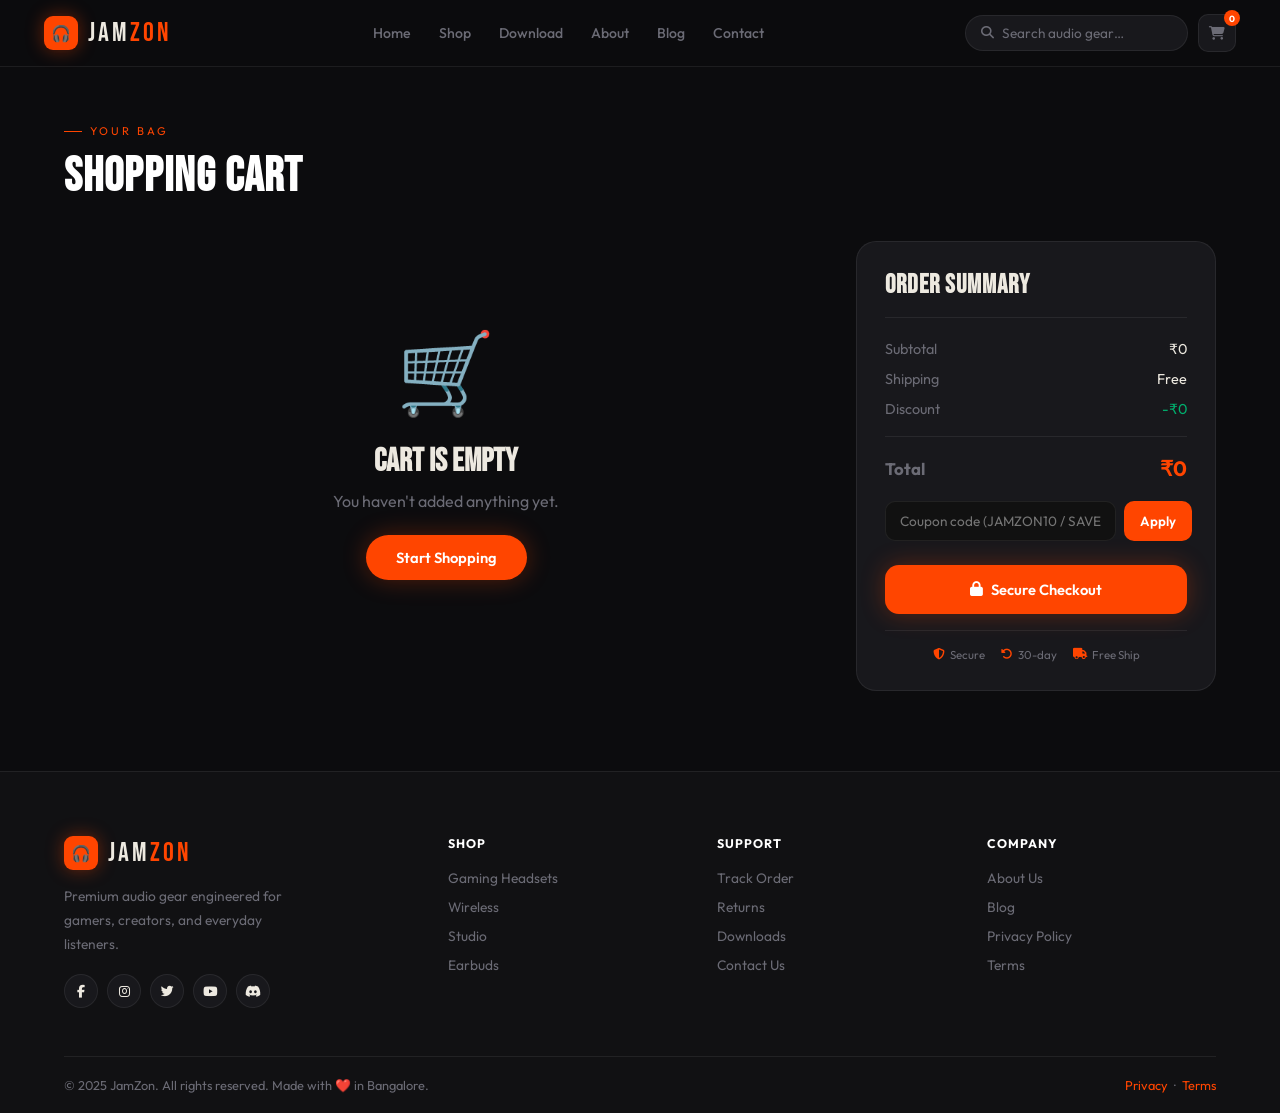
<file: pages/cart.html>
<!DOCTYPE html><html lang="en"><head><meta charset="UTF-8"><meta name="viewport" content="width=device-width,initial-scale=1.0"><title>Cart | JamZon</title><link rel="stylesheet" href="https://cdnjs.cloudflare.com/ajax/libs/font-awesome/6.5.0/css/all.min.css"><link href="https://fonts.googleapis.com/css2?family=Bebas+Neue&family=Outfit:wght@300;400;500;600;700&display=swap" rel="stylesheet"/><style>*{margin:0;padding:0;box-sizing:border-box;}body{background:#0c0c0e;color:#ede9e0;font-family:'Outfit',sans-serif;overflow-x:hidden;}a{text-decoration:none;color:inherit;}ul{list-style:none;}::-webkit-scrollbar{width:5px;}::-webkit-scrollbar-track{background:#0c0c0e;}::-webkit-scrollbar-thumb{background:#ff4500;border-radius:3px;}.container{max-width:1200px;margin:0 auto;padding:0 24px;}.btn{display:inline-flex;align-items:center;gap:8px;background:#ff4500;color:#fff;padding:13px 30px;border-radius:40px;font-weight:600;cursor:pointer;transition:all .3s;border:none;box-shadow:0 0 24px rgba(255,69,0,.3);font-family:'Outfit',sans-serif;font-size:.92rem;}.btn:hover{background:#ff7a1a;transform:translateY(-2px);}.btn-outline{display:inline-flex;align-items:center;gap:8px;background:transparent;color:#ede9e0;padding:12px 28px;border-radius:40px;font-weight:500;cursor:pointer;border:1px solid rgba(255,255,255,.12);transition:all .3s;font-family:'Outfit',sans-serif;font-size:.92rem;}.section-label{display:inline-flex;align-items:center;gap:8px;font-size:.7rem;letter-spacing:3px;text-transform:uppercase;color:#ff4500;margin-bottom:10px;}.section-label::before{content:'';width:18px;height:1.5px;background:#ff4500;}.section-title{font-family:'Bebas Neue',sans-serif;font-size:clamp(2rem,5vw,3.2rem);letter-spacing:1px;color:#fff;}
#header{display:flex;align-items:center;justify-content:space-between;padding:0 44px;height:66px;background:rgba(12,12,14,.9);backdrop-filter:blur(16px);box-shadow:0 1px 0 rgba(255,255,255,.07);position:sticky;top:0;z-index:1000;}.logo{display:flex;align-items:center;gap:10px;}.logo-mark{width:34px;height:34px;background:#ff4500;border-radius:9px;display:flex;align-items:center;justify-content:center;font-size:1rem;box-shadow:0 0 18px rgba(255,69,0,.4);}.logo-text{font-family:'Bebas Neue',sans-serif;font-size:1.7rem;letter-spacing:3px;}.logo-text span{color:#ff4500;}#navbar{display:flex;align-items:center;gap:2px;}#navbar li a{display:block;padding:7px 13px;border-radius:8px;font-size:.88rem;font-weight:500;color:#6b6b75;transition:.2s;}#navbar li a:hover,#navbar li a.active{color:#fff;background:rgba(255,255,255,.05);}.header-right{display:flex;align-items:center;gap:10px;}.search-bar{display:flex;align-items:center;gap:8px;background:#18181c;border:1px solid rgba(255,255,255,.07);border-radius:30px;padding:8px 15px;transition:.3s;}.search-bar:focus-within{border-color:#ff4500;}.search-bar i{color:#6b6b75;font-size:.8rem;}.search-bar input{background:transparent;border:none;color:#ede9e0;outline:none;width:170px;font-family:'Outfit',sans-serif;font-size:.85rem;}.search-bar input::placeholder{color:#6b6b75;}.cart-icon{position:relative;width:38px;height:38px;background:#18181c;border:1px solid rgba(255,255,255,.07);border-radius:10px;display:flex;align-items:center;justify-content:center;color:#6b6b75;font-size:.88rem;cursor:pointer;}.cart-count{position:absolute;top:-5px;right:-5px;background:#ff4500;color:#fff;font-size:.56rem;font-weight:700;width:16px;height:16px;border-radius:50%;display:flex;align-items:center;justify-content:center;}.ham{display:none;flex-direction:column;gap:5px;cursor:pointer;}.ham span{display:block;width:22px;height:2px;background:#ede9e0;border-radius:2px;}.mob-menu{display:none;position:fixed;inset:0;background:rgba(12,12,14,.97);backdrop-filter:blur(24px);z-index:2000;flex-direction:column;align-items:center;justify-content:center;gap:20px;}.mob-menu.open{display:flex;}.mob-menu a{font-family:'Bebas Neue',sans-serif;font-size:3rem;letter-spacing:3px;color:#ede9e0;transition:.2s;}.mob-menu a:hover{color:#ff4500;}.mob-close{position:absolute;top:20px;right:20px;background:#18181c;border:1px solid rgba(255,255,255,.07);color:#ede9e0;width:42px;height:42px;border-radius:50%;display:flex;align-items:center;justify-content:center;cursor:pointer;}
.page-hero{padding:80px 0;background:linear-gradient(135deg,#0c0c0e,#1a0500);text-align:center;position:relative;overflow:hidden;}.page-hero::before{content:'';position:absolute;width:400px;height:400px;background:radial-gradient(circle,rgba(255,69,0,.1),transparent 70%);top:50%;left:50%;transform:translate(-50%,-50%);border-radius:50%;pointer-events:none;}.page-hero h1{font-family:'Bebas Neue',sans-serif;font-size:clamp(2.5rem,5vw,4.5rem);letter-spacing:2px;position:relative;z-index:1;}.page-hero p{color:#6b6b75;font-size:1rem;margin-top:10px;position:relative;z-index:1;max-width:600px;margin-left:auto;margin-right:auto;}
#footer{background:#111113;border-top:1px solid rgba(255,255,255,.07);padding:64px 0 0;}.footer-grid{display:grid;grid-template-columns:1.5fr 1fr 1fr 1fr;gap:40px;padding-bottom:48px;border-bottom:1px solid rgba(255,255,255,.07);}.footer-brand p{color:#6b6b75;font-size:.86rem;line-height:1.75;margin:14px 0 18px;max-width:240px;}.social-icons{display:flex;gap:9px;}.social-icons a{width:34px;height:34px;background:#18181c;border:1px solid rgba(255,255,255,.07);border-radius:50%;display:flex;align-items:center;justify-content:center;font-size:.8rem;transition:.2s;}.social-icons a:hover{background:#ff4500;border-color:#ff4500;color:#fff;}.footer-col h3{font-size:.78rem;font-weight:700;letter-spacing:1px;text-transform:uppercase;margin-bottom:16px;color:#fff;}.footer-col ul li{margin-bottom:9px;}.footer-col ul li a{color:#6b6b75;font-size:.86rem;transition:.2s;}.footer-col ul li a:hover{color:#ff4500;}.copyright{display:flex;justify-content:space-between;align-items:center;padding:20px 0;flex-wrap:wrap;gap:10px;}.copyright p{color:#6b6b75;font-size:.8rem;}.copyright a{color:#ff4500;}
.toast-wrap{position:fixed;bottom:22px;right:22px;display:flex;flex-direction:column;gap:9px;z-index:9990;}.toast{background:#18181c;border:1px solid rgba(255,255,255,.07);border-left:3px solid #ff4500;border-radius:11px;padding:12px 17px;display:flex;align-items:center;gap:10px;font-size:.85rem;box-shadow:0 10px 28px rgba(0,0,0,.5);animation:tIn .3s ease,tOut .4s ease 2.6s forwards;max-width:280px;}@keyframes tIn{from{transform:translateX(110%);opacity:0}to{transform:translateX(0);opacity:1}}@keyframes tOut{to{opacity:0;transform:translateX(110%)}}.toast i{color:#ff4500;}
.reveal{opacity:0;transform:translateY(24px);transition:.6s ease;}.reveal.in{opacity:1;transform:translateY(0);}
@media(max-width:1024px){#header{padding:0 22px;}#navbar,.search-bar{display:none;}.ham{display:flex;}.footer-grid{grid-template-columns:1fr 1fr;}}@media(max-width:600px){.footer-grid{grid-template-columns:1fr;}}.cart-page{padding:50px 0 80px;}.section-title{font-family:'Bebas Neue',sans-serif;font-size:clamp(2rem,5vw,3rem);letter-spacing:1px;color:#fff;}.cart-layout{display:grid;grid-template-columns:1fr 360px;gap:28px;align-items:start;}.cart-items-wrap{display:flex;flex-direction:column;gap:14px;}.cart-item{background:#18181c;border:1px solid rgba(255,255,255,.07);border-radius:16px;padding:20px;display:flex;align-items:center;gap:18px;}.cart-item:hover{border-color:rgba(255,69,0,.2);}.ci-img{width:90px;height:90px;background:#111;border-radius:12px;display:flex;align-items:center;justify-content:center;overflow:hidden;flex-shrink:0;}.ci-img img{width:70px;height:70px;object-fit:contain;filter:drop-shadow(0 4px 8px rgba(0,0,0,.4));}.ci-info{flex:1;}.ci-brand{font-size:.68rem;color:#ff4500;font-weight:600;text-transform:uppercase;letter-spacing:1px;}.ci-name{font-size:1rem;font-weight:600;color:#fff;margin:4px 0 6px;}.ci-price{font-size:.92rem;color:#ede9e0;}.ci-old{font-size:.75rem;color:#6b6b75;text-decoration:line-through;margin-left:6px;}.ci-controls{display:flex;align-items:center;gap:10px;margin-top:12px;}.qty-btn{width:30px;height:30px;background:#111;border:1px solid rgba(255,255,255,.07);border-radius:8px;display:flex;align-items:center;justify-content:center;cursor:pointer;font-size:.85rem;color:#ede9e0;transition:.2s;}.qty-btn:hover{border-color:#ff4500;color:#ff4500;}.qty-val{font-size:.9rem;font-weight:600;min-width:24px;text-align:center;}.ci-total{text-align:right;flex-shrink:0;}.ci-total-price{font-size:1.1rem;font-weight:700;color:#fff;}.ci-remove{margin-top:8px;}.remove-btn{background:none;border:none;color:#6b6b75;font-size:.8rem;cursor:pointer;display:flex;align-items:center;gap:5px;transition:.2s;font-family:'Outfit',sans-serif;float:right;}.remove-btn:hover{color:#e6006e;}.empty-cart{text-align:center;padding:80px 20px;}.empty-cart .e-emoji{font-size:5rem;margin-bottom:20px;}.empty-cart h3{font-family:'Bebas Neue',sans-serif;font-size:2rem;margin-bottom:10px;}.empty-cart p{color:#6b6b75;margin-bottom:24px;}.order-summary{background:#18181c;border:1px solid rgba(255,255,255,.07);border-radius:20px;padding:28px;position:sticky;top:86px;}.order-summary h3{font-family:'Bebas Neue',sans-serif;font-size:1.6rem;letter-spacing:1px;margin-bottom:22px;padding-bottom:16px;border-bottom:1px solid rgba(255,255,255,.07);}.summary-row{display:flex;justify-content:space-between;align-items:center;margin-bottom:12px;font-size:.9rem;}.summary-row span:first-child{color:#6b6b75;}.summary-row.total{margin-top:18px;padding-top:18px;border-top:1px solid rgba(255,255,255,.07);font-size:1.05rem;font-weight:700;}.summary-row.total span:last-child{color:#ff4500;font-size:1.3rem;}.coupon-row{display:flex;gap:8px;margin:20px 0;}.coupon-row input{flex:1;background:#111;border:1px solid rgba(255,255,255,.07);border-radius:10px;padding:10px 14px;color:#ede9e0;font-family:'Outfit',sans-serif;font-size:.85rem;outline:none;}.coupon-row input:focus{border-color:#ff4500;}.coupon-row button{background:#ff4500;border:none;color:#fff;padding:10px 16px;border-radius:10px;cursor:pointer;font-family:'Outfit',sans-serif;font-weight:600;}.checkout-btn{width:100%;justify-content:center;border-radius:14px;padding:15px;margin-top:4px;}.trust-row{display:flex;justify-content:center;gap:16px;margin-top:16px;padding-top:16px;border-top:1px solid rgba(255,255,255,.07);}.trust-item{display:flex;align-items:center;gap:5px;font-size:.72rem;color:#6b6b75;}.trust-item i{color:#ff4500;}
@media(max-width:1024px){.cart-layout{grid-template-columns:1fr;}}@media(max-width:600px){.cart-item{flex-wrap:wrap;}}</style></head><body><header id="header"><a href="home.html" class="logo"><div class="logo-mark">🎧</div><div class="logo-text">Jam<span>Zon</span></div></a><nav><ul id="navbar"><li><a href="home.html">Home</a></li><li><a href="shop.html">Shop</a></li><li><a href="download.html">Download</a></li><li><a href="about.html">About</a></li><li><a href="blog.html">Blog</a></li><li><a href="contact.html">Contact</a></li></ul></nav><div class="header-right"><div class="search-bar"><i class="fas fa-search"></i><input type="text" placeholder="Search audio gear…"/></div><a href="cart.html" class="cart-icon"><i class="fas fa-shopping-cart"></i><span class="cart-count" id="cartCount">0</span></a><div class="ham" id="ham"><span></span><span></span><span></span></div></div></header><div class="mob-menu" id="mobMenu"><button class="mob-close" id="mobClose"><i class="fas fa-times"></i></button><a href="home.html">Home</a><a href="shop.html">Shop</a><a href="download.html">Download</a><a href="about.html">About</a><a href="blog.html">Blog</a><a href="contact.html">Contact</a><a href="cart.html">Cart</a></div><div class="container"><div class="cart-page"><div style="margin-bottom:36px"><div class="section-label">Your Bag</div><h1 class="section-title">Shopping Cart</h1></div><div class="cart-layout"><div><div class="cart-items-wrap" id="cartItemsWrap"></div></div><div class="order-summary"><h3>Order Summary</h3><div class="summary-row"><span>Subtotal</span><span id="subtotal">₹0</span></div><div class="summary-row"><span>Shipping</span><span id="shipping">Free</span></div><div class="summary-row"><span>Discount</span><span style="color:#00b06e" id="discount">-₹0</span></div><div class="summary-row total"><span>Total</span><span id="total">₹0</span></div><div class="coupon-row"><input type="text" placeholder="Coupon code (JAMZON10 / SAVE20)" id="couponInput"/><button onclick="applyCoupon()">Apply</button></div><button class="btn checkout-btn" onclick="checkout()"><i class="fas fa-lock"></i> Secure Checkout</button><div class="trust-row"><span class="trust-item"><i class="fas fa-shield-halved"></i> Secure</span><span class="trust-item"><i class="fas fa-rotate-left"></i> 30-day</span><span class="trust-item"><i class="fas fa-truck"></i> Free Ship</span></div></div></div></div></div><footer id="footer"><div class="container"><div class="footer-grid"><div class="footer-brand"><div class="logo"><div class="logo-mark">🎧</div><div class="logo-text">Jam<span>Zon</span></div></div><p>Premium audio gear engineered for gamers, creators, and everyday listeners.</p><div class="social-icons"><a href="#"><i class="fab fa-facebook-f"></i></a><a href="#"><i class="fab fa-instagram"></i></a><a href="#"><i class="fab fa-twitter"></i></a><a href="#"><i class="fab fa-youtube"></i></a><a href="#"><i class="fab fa-discord"></i></a></div></div><div class="footer-col"><h3>Shop</h3><ul><li><a href="shop.html">Gaming Headsets</a></li><li><a href="shop.html">Wireless</a></li><li><a href="shop.html">Studio</a></li><li><a href="shop.html">Earbuds</a></li></ul></div><div class="footer-col"><h3>Support</h3><ul><li><a href="#">Track Order</a></li><li><a href="#">Returns</a></li><li><a href="download.html">Downloads</a></li><li><a href="contact.html">Contact Us</a></li></ul></div><div class="footer-col"><h3>Company</h3><ul><li><a href="about.html">About Us</a></li><li><a href="blog.html">Blog</a></li><li><a href="#">Privacy Policy</a></li><li><a href="#">Terms</a></li></ul></div></div><div class="copyright"><p>© 2025 JamZon. All rights reserved. Made with ❤️ in Bangalore.</p><p><a href="#">Privacy</a> &nbsp;·&nbsp; <a href="#">Terms</a></p></div></div></footer><div class="toast-wrap" id="toastWrap"></div><script>function getCart(){try{return JSON.parse(localStorage.getItem('jamzon_cart'))||[];}catch{return[];}}function updateBadge(){document.getElementById('cartCount').textContent=getCart().reduce((s,i)=>s+(i.qty||1),0);}function toast(msg){const w=document.getElementById('toastWrap'),t=document.createElement('div');t.className='toast';t.innerHTML='<i class="fas fa-check-circle"></i> '+msg;w.appendChild(t);setTimeout(()=>t.remove(),3100);}updateBadge();document.getElementById('ham').addEventListener('click',()=>document.getElementById('mobMenu').classList.add('open'));document.getElementById('mobClose').addEventListener('click',()=>document.getElementById('mobMenu').classList.remove('open'));const obs=new IntersectionObserver(entries=>{entries.forEach(e=>{if(e.isIntersecting){e.target.classList.add('in');obs.unobserve(e.target);}});},{threshold:0.1});document.querySelectorAll('.reveal').forEach(el=>obs.observe(el));let discountPct=0;
function saveCart(c){localStorage.setItem('jamzon_cart',JSON.stringify(c));}
function renderCart(){
    const cart=getCart();const wrap=document.getElementById('cartItemsWrap');
    document.getElementById('cartCount').textContent=cart.reduce((s,i)=>s+(i.qty||1),0);
    if(!cart.length){wrap.innerHTML='<div class="empty-cart"><div class="e-emoji">🛒</div><h3>Cart is Empty</h3><p>You haven\'t added anything yet.</p><a href="shop.html" class="btn">Start Shopping</a></div>';document.getElementById('subtotal').textContent='₹0';document.getElementById('total').textContent='₹0';return;}
    wrap.innerHTML=cart.map((item,idx)=>`<div class="cart-item"><div class="ci-img"><img src="${item.img||'../assets/images/headset12-removebg-preview.png'}" alt="${item.name}" style="width:100%;height:100%;object-fit:contain;"></div><div class="ci-info"><div class="ci-brand">JamZon Audio</div><div class="ci-name">${item.name}</div><div class="ci-price">₹${item.price.toLocaleString('en-IN')}<span class="ci-old">₹${Math.round(item.price*1.4).toLocaleString('en-IN')}</span></div><div class="ci-controls"><div class="qty-btn" onclick="changeQty(${idx},-1)"><i class="fas fa-minus"></i></div><div class="qty-val">${item.qty||1}</div><div class="qty-btn" onclick="changeQty(${idx},1)"><i class="fas fa-plus"></i></div></div></div><div class="ci-total"><div class="ci-total-price">₹${(item.price*(item.qty||1)).toLocaleString('en-IN')}</div><div class="ci-remove"><button class="remove-btn" onclick="removeItem(${idx})"><i class="fas fa-trash"></i> Remove</button></div></div></div>`).join('');
    const sub=cart.reduce((s,i)=>s+i.price*(i.qty||1),0);const ship=sub>=1999?0:99;const disc=Math.round(sub*discountPct/100);
    document.getElementById('subtotal').textContent='₹'+sub.toLocaleString('en-IN');
    document.getElementById('shipping').textContent=ship===0?'Free ✓':'₹'+ship;
    document.getElementById('discount').textContent='-₹'+disc.toLocaleString('en-IN');
    document.getElementById('total').textContent='₹'+(sub+ship-disc).toLocaleString('en-IN');
}
function changeQty(idx,delta){const c=getCart();if(!c[idx])return;c[idx].qty=Math.max(1,(c[idx].qty||1)+delta);saveCart(c);renderCart();}
function removeItem(idx){const c=getCart();c.splice(idx,1);saveCart(c);renderCart();toast('Item removed.');}
function applyCoupon(){const code=document.getElementById('couponInput').value.trim().toUpperCase();if(code==='JAMZON10'){discountPct=10;toast('🎉 10% discount applied!');renderCart();}else if(code==='SAVE20'){discountPct=20;toast('🎉 20% discount applied!');renderCart();}else{toast('❌ Invalid coupon code.');}}
function checkout(){if(!getCart().length){toast('Add items first!');return;}toast('🎉 Order placed! Thank you.');setTimeout(()=>{localStorage.removeItem('jamzon_cart');renderCart();},2000);}
renderCart();</script></body></html>
</file>
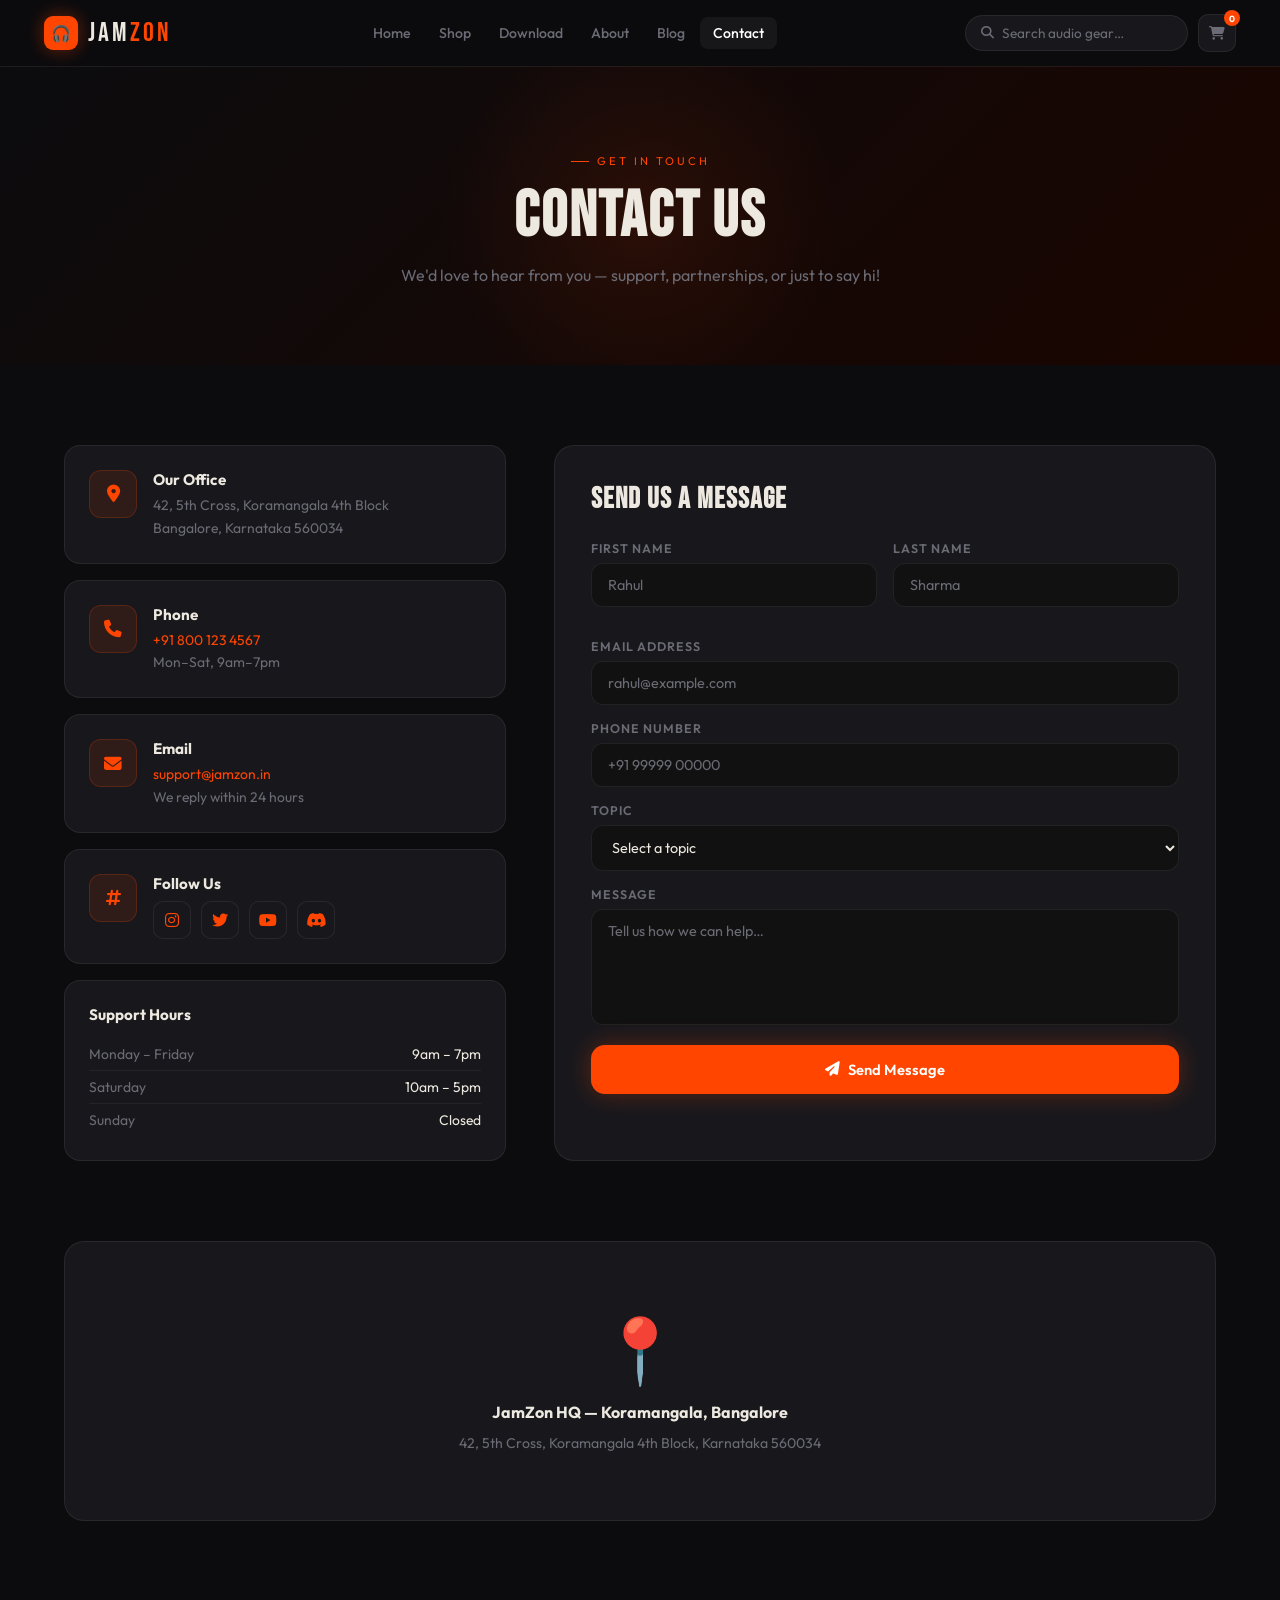
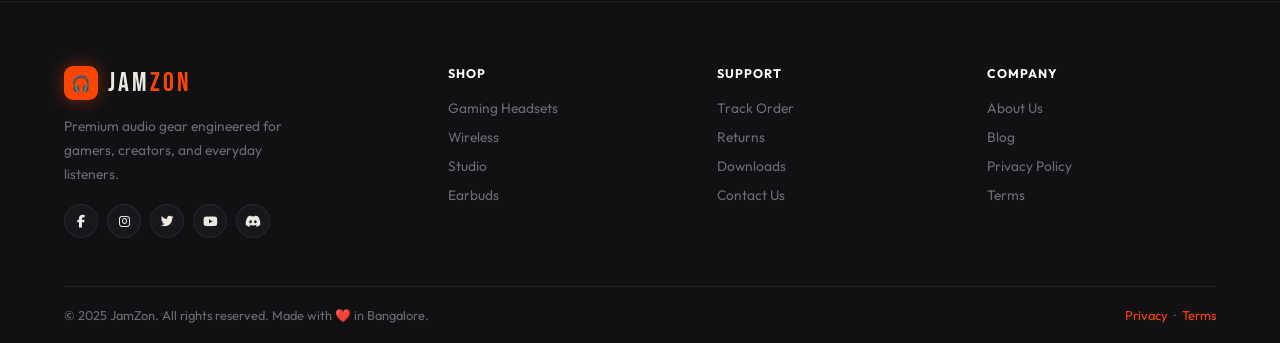
<file: pages/contact.html>
<!DOCTYPE html><html lang="en"><head><meta charset="UTF-8"><meta name="viewport" content="width=device-width,initial-scale=1.0"><title>Contact | JamZon</title><link rel="stylesheet" href="https://cdnjs.cloudflare.com/ajax/libs/font-awesome/6.5.0/css/all.min.css"><link href="https://fonts.googleapis.com/css2?family=Bebas+Neue&family=Outfit:wght@300;400;500;600;700&display=swap" rel="stylesheet"/><style>*{margin:0;padding:0;box-sizing:border-box;}body{background:#0c0c0e;color:#ede9e0;font-family:'Outfit',sans-serif;overflow-x:hidden;}a{text-decoration:none;color:inherit;}ul{list-style:none;}::-webkit-scrollbar{width:5px;}::-webkit-scrollbar-track{background:#0c0c0e;}::-webkit-scrollbar-thumb{background:#ff4500;border-radius:3px;}.container{max-width:1200px;margin:0 auto;padding:0 24px;}.btn{display:inline-flex;align-items:center;gap:8px;background:#ff4500;color:#fff;padding:13px 30px;border-radius:40px;font-weight:600;cursor:pointer;transition:all .3s;border:none;box-shadow:0 0 24px rgba(255,69,0,.3);font-family:'Outfit',sans-serif;font-size:.92rem;}.btn:hover{background:#ff7a1a;transform:translateY(-2px);}.btn-outline{display:inline-flex;align-items:center;gap:8px;background:transparent;color:#ede9e0;padding:12px 28px;border-radius:40px;font-weight:500;cursor:pointer;border:1px solid rgba(255,255,255,.12);transition:all .3s;font-family:'Outfit',sans-serif;font-size:.92rem;}.section-label{display:inline-flex;align-items:center;gap:8px;font-size:.7rem;letter-spacing:3px;text-transform:uppercase;color:#ff4500;margin-bottom:10px;}.section-label::before{content:'';width:18px;height:1.5px;background:#ff4500;}.section-title{font-family:'Bebas Neue',sans-serif;font-size:clamp(2rem,5vw,3.2rem);letter-spacing:1px;color:#fff;}
#header{display:flex;align-items:center;justify-content:space-between;padding:0 44px;height:66px;background:rgba(12,12,14,.9);backdrop-filter:blur(16px);box-shadow:0 1px 0 rgba(255,255,255,.07);position:sticky;top:0;z-index:1000;}.logo{display:flex;align-items:center;gap:10px;}.logo-mark{width:34px;height:34px;background:#ff4500;border-radius:9px;display:flex;align-items:center;justify-content:center;font-size:1rem;box-shadow:0 0 18px rgba(255,69,0,.4);}.logo-text{font-family:'Bebas Neue',sans-serif;font-size:1.7rem;letter-spacing:3px;}.logo-text span{color:#ff4500;}#navbar{display:flex;align-items:center;gap:2px;}#navbar li a{display:block;padding:7px 13px;border-radius:8px;font-size:.88rem;font-weight:500;color:#6b6b75;transition:.2s;}#navbar li a:hover,#navbar li a.active{color:#fff;background:rgba(255,255,255,.05);}.header-right{display:flex;align-items:center;gap:10px;}.search-bar{display:flex;align-items:center;gap:8px;background:#18181c;border:1px solid rgba(255,255,255,.07);border-radius:30px;padding:8px 15px;transition:.3s;}.search-bar:focus-within{border-color:#ff4500;}.search-bar i{color:#6b6b75;font-size:.8rem;}.search-bar input{background:transparent;border:none;color:#ede9e0;outline:none;width:170px;font-family:'Outfit',sans-serif;font-size:.85rem;}.search-bar input::placeholder{color:#6b6b75;}.cart-icon{position:relative;width:38px;height:38px;background:#18181c;border:1px solid rgba(255,255,255,.07);border-radius:10px;display:flex;align-items:center;justify-content:center;color:#6b6b75;font-size:.88rem;cursor:pointer;}.cart-count{position:absolute;top:-5px;right:-5px;background:#ff4500;color:#fff;font-size:.56rem;font-weight:700;width:16px;height:16px;border-radius:50%;display:flex;align-items:center;justify-content:center;}.ham{display:none;flex-direction:column;gap:5px;cursor:pointer;}.ham span{display:block;width:22px;height:2px;background:#ede9e0;border-radius:2px;}.mob-menu{display:none;position:fixed;inset:0;background:rgba(12,12,14,.97);backdrop-filter:blur(24px);z-index:2000;flex-direction:column;align-items:center;justify-content:center;gap:20px;}.mob-menu.open{display:flex;}.mob-menu a{font-family:'Bebas Neue',sans-serif;font-size:3rem;letter-spacing:3px;color:#ede9e0;transition:.2s;}.mob-menu a:hover{color:#ff4500;}.mob-close{position:absolute;top:20px;right:20px;background:#18181c;border:1px solid rgba(255,255,255,.07);color:#ede9e0;width:42px;height:42px;border-radius:50%;display:flex;align-items:center;justify-content:center;cursor:pointer;}
.page-hero{padding:80px 0;background:linear-gradient(135deg,#0c0c0e,#1a0500);text-align:center;position:relative;overflow:hidden;}.page-hero::before{content:'';position:absolute;width:400px;height:400px;background:radial-gradient(circle,rgba(255,69,0,.1),transparent 70%);top:50%;left:50%;transform:translate(-50%,-50%);border-radius:50%;pointer-events:none;}.page-hero h1{font-family:'Bebas Neue',sans-serif;font-size:clamp(2.5rem,5vw,4.5rem);letter-spacing:2px;position:relative;z-index:1;}.page-hero p{color:#6b6b75;font-size:1rem;margin-top:10px;position:relative;z-index:1;max-width:600px;margin-left:auto;margin-right:auto;}
#footer{background:#111113;border-top:1px solid rgba(255,255,255,.07);padding:64px 0 0;}.footer-grid{display:grid;grid-template-columns:1.5fr 1fr 1fr 1fr;gap:40px;padding-bottom:48px;border-bottom:1px solid rgba(255,255,255,.07);}.footer-brand p{color:#6b6b75;font-size:.86rem;line-height:1.75;margin:14px 0 18px;max-width:240px;}.social-icons{display:flex;gap:9px;}.social-icons a{width:34px;height:34px;background:#18181c;border:1px solid rgba(255,255,255,.07);border-radius:50%;display:flex;align-items:center;justify-content:center;font-size:.8rem;transition:.2s;}.social-icons a:hover{background:#ff4500;border-color:#ff4500;color:#fff;}.footer-col h3{font-size:.78rem;font-weight:700;letter-spacing:1px;text-transform:uppercase;margin-bottom:16px;color:#fff;}.footer-col ul li{margin-bottom:9px;}.footer-col ul li a{color:#6b6b75;font-size:.86rem;transition:.2s;}.footer-col ul li a:hover{color:#ff4500;}.copyright{display:flex;justify-content:space-between;align-items:center;padding:20px 0;flex-wrap:wrap;gap:10px;}.copyright p{color:#6b6b75;font-size:.8rem;}.copyright a{color:#ff4500;}
.toast-wrap{position:fixed;bottom:22px;right:22px;display:flex;flex-direction:column;gap:9px;z-index:9990;}.toast{background:#18181c;border:1px solid rgba(255,255,255,.07);border-left:3px solid #ff4500;border-radius:11px;padding:12px 17px;display:flex;align-items:center;gap:10px;font-size:.85rem;box-shadow:0 10px 28px rgba(0,0,0,.5);animation:tIn .3s ease,tOut .4s ease 2.6s forwards;max-width:280px;}@keyframes tIn{from{transform:translateX(110%);opacity:0}to{transform:translateX(0);opacity:1}}@keyframes tOut{to{opacity:0;transform:translateX(110%)}}.toast i{color:#ff4500;}
.reveal{opacity:0;transform:translateY(24px);transition:.6s ease;}.reveal.in{opacity:1;transform:translateY(0);}
@media(max-width:1024px){#header{padding:0 22px;}#navbar,.search-bar{display:none;}.ham{display:flex;}.footer-grid{grid-template-columns:1fr 1fr;}}@media(max-width:600px){.footer-grid{grid-template-columns:1fr;}}.contact-section{padding:80px 0;}.contact-grid{display:grid;grid-template-columns:1fr 1.5fr;gap:48px;}.contact-info{display:flex;flex-direction:column;gap:16px;}.info-card{background:#18181c;border:1px solid rgba(255,255,255,.07);border-radius:16px;padding:24px;display:flex;align-items:flex-start;gap:16px;transition:.2s;}.info-card:hover{border-color:rgba(255,69,0,.3);}.ic-icon{width:48px;height:48px;background:rgba(255,69,0,.1);border:1px solid rgba(255,69,0,.2);border-radius:12px;display:flex;align-items:center;justify-content:center;color:#ff4500;font-size:1.1rem;flex-shrink:0;}.ic-text h4{font-weight:700;font-size:.95rem;margin-bottom:5px;}.ic-text p{color:#6b6b75;font-size:.87rem;line-height:1.6;}.ic-text a{color:#ff4500;}.social-row{display:flex;gap:10px;margin-top:8px;}.social-row a{width:38px;height:38px;background:#18181c;border:1px solid rgba(255,255,255,.07);border-radius:10px;display:flex;align-items:center;justify-content:center;transition:.2s;}.social-row a:hover{background:#ff4500;border-color:#ff4500;color:#fff;}.hours-card{background:#18181c;border:1px solid rgba(255,255,255,.07);border-radius:16px;padding:24px;}.hours-card h4{font-weight:700;font-size:.95rem;margin-bottom:14px;}.hours-row{display:flex;justify-content:space-between;padding:7px 0;border-bottom:1px solid rgba(255,255,255,.05);font-size:.87rem;}.hours-row:last-child{border-bottom:none;}.hours-row span:first-child{color:#6b6b75;}
.form-card{background:#18181c;border:1px solid rgba(255,255,255,.07);border-radius:20px;padding:36px;}.form-card h3{font-family:'Bebas Neue',sans-serif;font-size:1.8rem;letter-spacing:1px;margin-bottom:24px;}.form-row{display:grid;grid-template-columns:1fr 1fr;gap:16px;margin-bottom:16px;}.form-group{margin-bottom:16px;}.form-group label{display:block;font-size:.78rem;font-weight:600;text-transform:uppercase;letter-spacing:1px;color:#6b6b75;margin-bottom:7px;}.form-group input,.form-group select,.form-group textarea{width:100%;background:#111;border:1px solid rgba(255,255,255,.07);border-radius:12px;padding:12px 16px;color:#ede9e0;font-family:'Outfit',sans-serif;font-size:.9rem;outline:none;transition:.2s;resize:none;}.form-group input:focus,.form-group select:focus,.form-group textarea:focus{border-color:#ff4500;box-shadow:0 0 0 3px rgba(255,69,0,.1);}.form-group input::placeholder,.form-group textarea::placeholder{color:#6b6b75;}.form-group select option{background:#18181c;}.submit-btn{width:100%;justify-content:center;border-radius:14px;padding:15px;}
.map-section{padding:0 0 80px;}.map-box{background:#18181c;border:1px solid rgba(255,255,255,.07);border-radius:20px;height:280px;display:flex;flex-direction:column;align-items:center;justify-content:center;gap:12px;}.map-box .map-pin{font-size:4rem;}.map-box h4{font-size:1rem;font-weight:700;}.map-box p{font-size:.88rem;color:#6b6b75;}
@media(max-width:1024px){.contact-grid{grid-template-columns:1fr;}}@media(max-width:600px){.form-row{grid-template-columns:1fr;}}</style></head><body><header id="header"><a href="home.html" class="logo"><div class="logo-mark">🎧</div><div class="logo-text">Jam<span>Zon</span></div></a><nav><ul id="navbar"><li><a href="home.html">Home</a></li><li><a href="shop.html">Shop</a></li><li><a href="download.html">Download</a></li><li><a href="about.html">About</a></li><li><a href="blog.html">Blog</a></li><li><a href="contact.html" class='active'>Contact</a></li></ul></nav><div class="header-right"><div class="search-bar"><i class="fas fa-search"></i><input type="text" placeholder="Search audio gear…"/></div><a href="cart.html" class="cart-icon"><i class="fas fa-shopping-cart"></i><span class="cart-count" id="cartCount">0</span></a><div class="ham" id="ham"><span></span><span></span><span></span></div></div></header><div class="mob-menu" id="mobMenu"><button class="mob-close" id="mobClose"><i class="fas fa-times"></i></button><a href="home.html">Home</a><a href="shop.html">Shop</a><a href="download.html">Download</a><a href="about.html">About</a><a href="blog.html">Blog</a><a href="contact.html">Contact</a><a href="cart.html">Cart</a></div><div class="page-hero"><div class="container"><div class="section-label" style="justify-content:center">Get In Touch</div><h1>Contact Us</h1><p>We'd love to hear from you — support, partnerships, or just to say hi!</p></div></div>
<div class="container"><div class="contact-section"><div class="contact-grid">
<div class="contact-info reveal">
<div class="info-card"><div class="ic-icon"><i class="fas fa-map-marker-alt"></i></div><div class="ic-text"><h4>Our Office</h4><p>42, 5th Cross, Koramangala 4th Block<br>Bangalore, Karnataka 560034</p></div></div>
<div class="info-card"><div class="ic-icon"><i class="fas fa-phone"></i></div><div class="ic-text"><h4>Phone</h4><p><a href="tel:+918001234567">+91 800 123 4567</a><br>Mon–Sat, 9am–7pm</p></div></div>
<div class="info-card"><div class="ic-icon"><i class="fas fa-envelope"></i></div><div class="ic-text"><h4>Email</h4><p><a href="mailto:support@jamzon.in">support@jamzon.in</a><br>We reply within 24 hours</p></div></div>
<div class="info-card"><div class="ic-icon"><i class="fas fa-hashtag"></i></div><div class="ic-text"><h4>Follow Us</h4><div class="social-row"><a href="#"><i class="fab fa-instagram"></i></a><a href="#"><i class="fab fa-twitter"></i></a><a href="#"><i class="fab fa-youtube"></i></a><a href="#"><i class="fab fa-discord"></i></a></div></div></div>
<div class="hours-card"><h4>Support Hours</h4><div class="hours-row"><span>Monday – Friday</span><span>9am – 7pm</span></div><div class="hours-row"><span>Saturday</span><span>10am – 5pm</span></div><div class="hours-row"><span>Sunday</span><span>Closed</span></div></div>
</div>
<div class="form-card reveal"><h3>Send Us a Message</h3>
<div class="form-row"><div class="form-group"><label>First Name</label><input type="text" placeholder="Rahul"/></div><div class="form-group"><label>Last Name</label><input type="text" placeholder="Sharma"/></div></div>
<div class="form-group"><label>Email Address</label><input type="email" placeholder="rahul@example.com"/></div>
<div class="form-group"><label>Phone Number</label><input type="tel" placeholder="+91 99999 00000"/></div>
<div class="form-group"><label>Topic</label><select><option>Select a topic</option><option>Order / Shipping</option><option>Product Support</option><option>Returns / Warranty</option><option>General Enquiry</option></select></div>
<div class="form-group"><label>Message</label><textarea rows="5" placeholder="Tell us how we can help…"></textarea></div>
<button class="btn submit-btn" id="submitBtn"><i class="fas fa-paper-plane"></i> Send Message</button></div>
</div></div>
<div class="map-section"><div class="map-box reveal"><div class="map-pin">📍</div><h4>JamZon HQ — Koramangala, Bangalore</h4><p>42, 5th Cross, Koramangala 4th Block, Karnataka 560034</p></div></div>
</div><footer id="footer"><div class="container"><div class="footer-grid"><div class="footer-brand"><div class="logo"><div class="logo-mark">🎧</div><div class="logo-text">Jam<span>Zon</span></div></div><p>Premium audio gear engineered for gamers, creators, and everyday listeners.</p><div class="social-icons"><a href="#"><i class="fab fa-facebook-f"></i></a><a href="#"><i class="fab fa-instagram"></i></a><a href="#"><i class="fab fa-twitter"></i></a><a href="#"><i class="fab fa-youtube"></i></a><a href="#"><i class="fab fa-discord"></i></a></div></div><div class="footer-col"><h3>Shop</h3><ul><li><a href="shop.html">Gaming Headsets</a></li><li><a href="shop.html">Wireless</a></li><li><a href="shop.html">Studio</a></li><li><a href="shop.html">Earbuds</a></li></ul></div><div class="footer-col"><h3>Support</h3><ul><li><a href="#">Track Order</a></li><li><a href="#">Returns</a></li><li><a href="download.html">Downloads</a></li><li><a href="contact.html">Contact Us</a></li></ul></div><div class="footer-col"><h3>Company</h3><ul><li><a href="about.html">About Us</a></li><li><a href="blog.html">Blog</a></li><li><a href="#">Privacy Policy</a></li><li><a href="#">Terms</a></li></ul></div></div><div class="copyright"><p>© 2025 JamZon. All rights reserved. Made with ❤️ in Bangalore.</p><p><a href="#">Privacy</a> &nbsp;·&nbsp; <a href="#">Terms</a></p></div></div></footer><div class="toast-wrap" id="toastWrap"></div><script>function getCart(){try{return JSON.parse(localStorage.getItem('jamzon_cart'))||[];}catch{return[];}}function updateBadge(){document.getElementById('cartCount').textContent=getCart().reduce((s,i)=>s+(i.qty||1),0);}function toast(msg){const w=document.getElementById('toastWrap'),t=document.createElement('div');t.className='toast';t.innerHTML='<i class="fas fa-check-circle"></i> '+msg;w.appendChild(t);setTimeout(()=>t.remove(),3100);}updateBadge();document.getElementById('ham').addEventListener('click',()=>document.getElementById('mobMenu').classList.add('open'));document.getElementById('mobClose').addEventListener('click',()=>document.getElementById('mobMenu').classList.remove('open'));const obs=new IntersectionObserver(entries=>{entries.forEach(e=>{if(e.isIntersecting){e.target.classList.add('in');obs.unobserve(e.target);}});},{threshold:0.1});document.querySelectorAll('.reveal').forEach(el=>obs.observe(el));document.getElementById('submitBtn').addEventListener('click',()=>toast('✅ Message sent! We\'ll reply within 24 hours.'));</script></body></html>
</file>
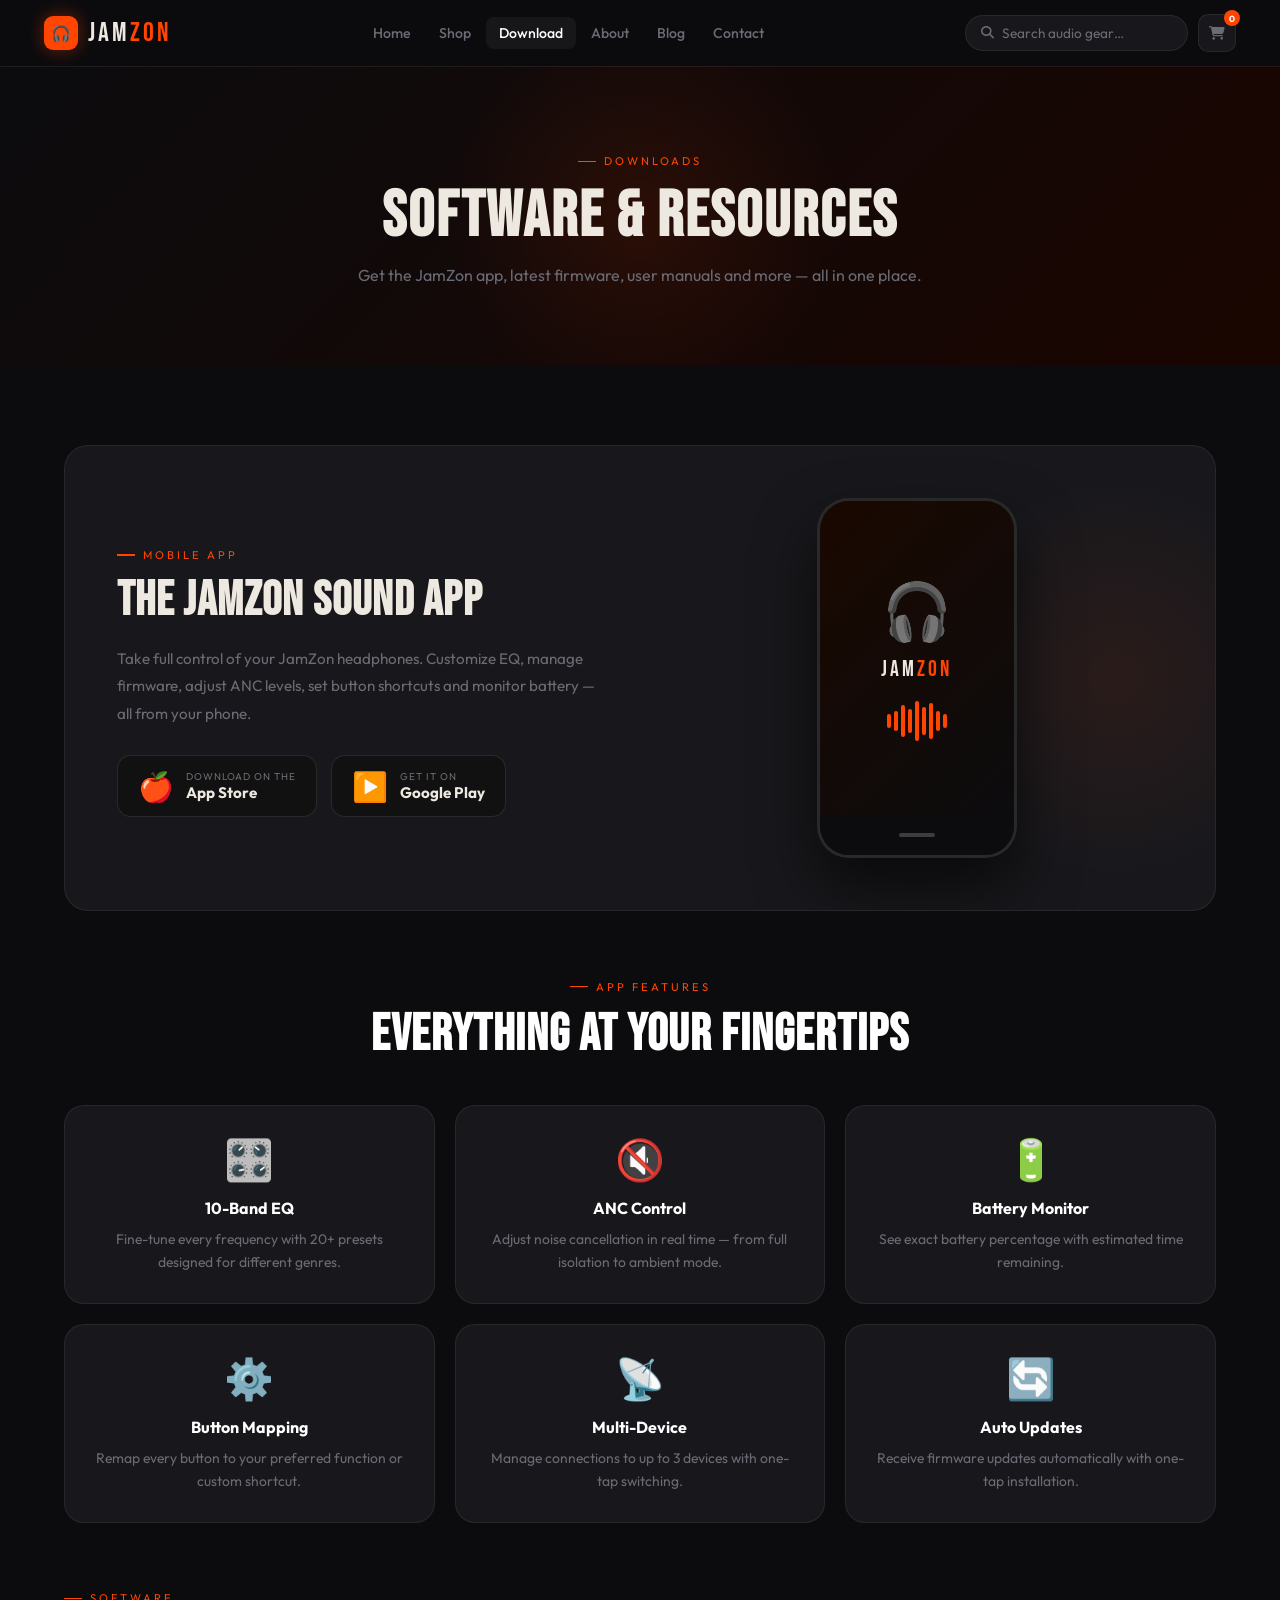
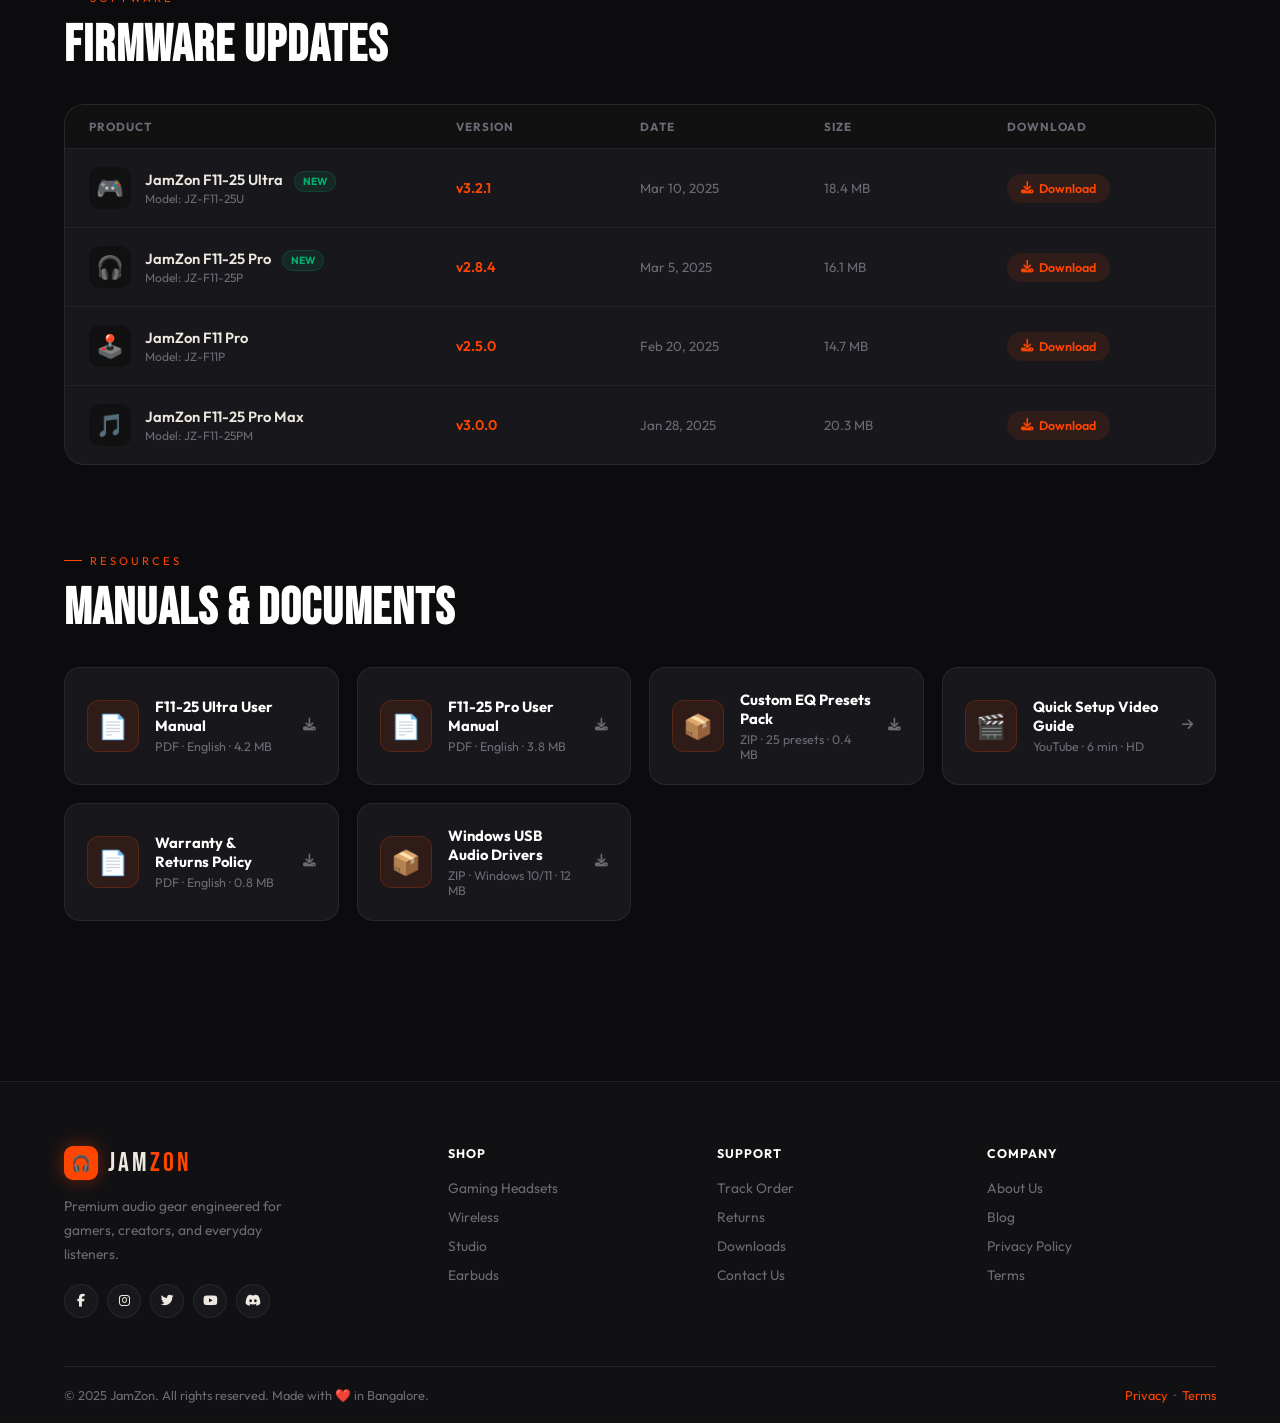
<file: pages/download.html>
<!DOCTYPE html><html lang="en"><head><meta charset="UTF-8"><meta name="viewport" content="width=device-width,initial-scale=1.0"><title>Downloads | JamZon</title><link rel="stylesheet" href="https://cdnjs.cloudflare.com/ajax/libs/font-awesome/6.5.0/css/all.min.css"><link href="https://fonts.googleapis.com/css2?family=Bebas+Neue&family=Outfit:wght@300;400;500;600;700&display=swap" rel="stylesheet"/><style>*{margin:0;padding:0;box-sizing:border-box;}body{background:#0c0c0e;color:#ede9e0;font-family:'Outfit',sans-serif;overflow-x:hidden;}a{text-decoration:none;color:inherit;}ul{list-style:none;}::-webkit-scrollbar{width:5px;}::-webkit-scrollbar-track{background:#0c0c0e;}::-webkit-scrollbar-thumb{background:#ff4500;border-radius:3px;}.container{max-width:1200px;margin:0 auto;padding:0 24px;}.btn{display:inline-flex;align-items:center;gap:8px;background:#ff4500;color:#fff;padding:13px 30px;border-radius:40px;font-weight:600;cursor:pointer;transition:all .3s;border:none;box-shadow:0 0 24px rgba(255,69,0,.3);font-family:'Outfit',sans-serif;font-size:.92rem;}.btn:hover{background:#ff7a1a;transform:translateY(-2px);}.btn-outline{display:inline-flex;align-items:center;gap:8px;background:transparent;color:#ede9e0;padding:12px 28px;border-radius:40px;font-weight:500;cursor:pointer;border:1px solid rgba(255,255,255,.12);transition:all .3s;font-family:'Outfit',sans-serif;font-size:.92rem;}.section-label{display:inline-flex;align-items:center;gap:8px;font-size:.7rem;letter-spacing:3px;text-transform:uppercase;color:#ff4500;margin-bottom:10px;}.section-label::before{content:'';width:18px;height:1.5px;background:#ff4500;}.section-title{font-family:'Bebas Neue',sans-serif;font-size:clamp(2rem,5vw,3.2rem);letter-spacing:1px;color:#fff;}
#header{display:flex;align-items:center;justify-content:space-between;padding:0 44px;height:66px;background:rgba(12,12,14,.9);backdrop-filter:blur(16px);box-shadow:0 1px 0 rgba(255,255,255,.07);position:sticky;top:0;z-index:1000;}.logo{display:flex;align-items:center;gap:10px;}.logo-mark{width:34px;height:34px;background:#ff4500;border-radius:9px;display:flex;align-items:center;justify-content:center;font-size:1rem;box-shadow:0 0 18px rgba(255,69,0,.4);}.logo-text{font-family:'Bebas Neue',sans-serif;font-size:1.7rem;letter-spacing:3px;}.logo-text span{color:#ff4500;}#navbar{display:flex;align-items:center;gap:2px;}#navbar li a{display:block;padding:7px 13px;border-radius:8px;font-size:.88rem;font-weight:500;color:#6b6b75;transition:.2s;}#navbar li a:hover,#navbar li a.active{color:#fff;background:rgba(255,255,255,.05);}.header-right{display:flex;align-items:center;gap:10px;}.search-bar{display:flex;align-items:center;gap:8px;background:#18181c;border:1px solid rgba(255,255,255,.07);border-radius:30px;padding:8px 15px;transition:.3s;}.search-bar:focus-within{border-color:#ff4500;}.search-bar i{color:#6b6b75;font-size:.8rem;}.search-bar input{background:transparent;border:none;color:#ede9e0;outline:none;width:170px;font-family:'Outfit',sans-serif;font-size:.85rem;}.search-bar input::placeholder{color:#6b6b75;}.cart-icon{position:relative;width:38px;height:38px;background:#18181c;border:1px solid rgba(255,255,255,.07);border-radius:10px;display:flex;align-items:center;justify-content:center;color:#6b6b75;font-size:.88rem;cursor:pointer;}.cart-count{position:absolute;top:-5px;right:-5px;background:#ff4500;color:#fff;font-size:.56rem;font-weight:700;width:16px;height:16px;border-radius:50%;display:flex;align-items:center;justify-content:center;}.ham{display:none;flex-direction:column;gap:5px;cursor:pointer;}.ham span{display:block;width:22px;height:2px;background:#ede9e0;border-radius:2px;}.mob-menu{display:none;position:fixed;inset:0;background:rgba(12,12,14,.97);backdrop-filter:blur(24px);z-index:2000;flex-direction:column;align-items:center;justify-content:center;gap:20px;}.mob-menu.open{display:flex;}.mob-menu a{font-family:'Bebas Neue',sans-serif;font-size:3rem;letter-spacing:3px;color:#ede9e0;transition:.2s;}.mob-menu a:hover{color:#ff4500;}.mob-close{position:absolute;top:20px;right:20px;background:#18181c;border:1px solid rgba(255,255,255,.07);color:#ede9e0;width:42px;height:42px;border-radius:50%;display:flex;align-items:center;justify-content:center;cursor:pointer;}
.page-hero{padding:80px 0;background:linear-gradient(135deg,#0c0c0e,#1a0500);text-align:center;position:relative;overflow:hidden;}.page-hero::before{content:'';position:absolute;width:400px;height:400px;background:radial-gradient(circle,rgba(255,69,0,.1),transparent 70%);top:50%;left:50%;transform:translate(-50%,-50%);border-radius:50%;pointer-events:none;}.page-hero h1{font-family:'Bebas Neue',sans-serif;font-size:clamp(2.5rem,5vw,4.5rem);letter-spacing:2px;position:relative;z-index:1;}.page-hero p{color:#6b6b75;font-size:1rem;margin-top:10px;position:relative;z-index:1;max-width:600px;margin-left:auto;margin-right:auto;}
#footer{background:#111113;border-top:1px solid rgba(255,255,255,.07);padding:64px 0 0;}.footer-grid{display:grid;grid-template-columns:1.5fr 1fr 1fr 1fr;gap:40px;padding-bottom:48px;border-bottom:1px solid rgba(255,255,255,.07);}.footer-brand p{color:#6b6b75;font-size:.86rem;line-height:1.75;margin:14px 0 18px;max-width:240px;}.social-icons{display:flex;gap:9px;}.social-icons a{width:34px;height:34px;background:#18181c;border:1px solid rgba(255,255,255,.07);border-radius:50%;display:flex;align-items:center;justify-content:center;font-size:.8rem;transition:.2s;}.social-icons a:hover{background:#ff4500;border-color:#ff4500;color:#fff;}.footer-col h3{font-size:.78rem;font-weight:700;letter-spacing:1px;text-transform:uppercase;margin-bottom:16px;color:#fff;}.footer-col ul li{margin-bottom:9px;}.footer-col ul li a{color:#6b6b75;font-size:.86rem;transition:.2s;}.footer-col ul li a:hover{color:#ff4500;}.copyright{display:flex;justify-content:space-between;align-items:center;padding:20px 0;flex-wrap:wrap;gap:10px;}.copyright p{color:#6b6b75;font-size:.8rem;}.copyright a{color:#ff4500;}
.toast-wrap{position:fixed;bottom:22px;right:22px;display:flex;flex-direction:column;gap:9px;z-index:9990;}.toast{background:#18181c;border:1px solid rgba(255,255,255,.07);border-left:3px solid #ff4500;border-radius:11px;padding:12px 17px;display:flex;align-items:center;gap:10px;font-size:.85rem;box-shadow:0 10px 28px rgba(0,0,0,.5);animation:tIn .3s ease,tOut .4s ease 2.6s forwards;max-width:280px;}@keyframes tIn{from{transform:translateX(110%);opacity:0}to{transform:translateX(0);opacity:1}}@keyframes tOut{to{opacity:0;transform:translateX(110%)}}.toast i{color:#ff4500;}
.reveal{opacity:0;transform:translateY(24px);transition:.6s ease;}.reveal.in{opacity:1;transform:translateY(0);}
@media(max-width:1024px){#header{padding:0 22px;}#navbar,.search-bar{display:none;}.ham{display:flex;}.footer-grid{grid-template-columns:1fr 1fr;}}@media(max-width:600px){.footer-grid{grid-template-columns:1fr;}}.app-section{padding:80px 0;}.app-hero{display:grid;grid-template-columns:1fr 1fr;gap:60px;align-items:center;background:#18181c;border:1px solid rgba(255,255,255,.07);border-radius:24px;padding:52px;margin-bottom:60px;position:relative;overflow:hidden;}.app-hero::before{content:'';position:absolute;width:400px;height:400px;background:radial-gradient(circle,rgba(255,69,0,.08),transparent 70%);right:-100px;top:50%;transform:translateY(-50%);border-radius:50%;pointer-events:none;}.app-text h2{font-family:'Bebas Neue',sans-serif;font-size:clamp(2rem,4vw,3rem);letter-spacing:1px;margin-bottom:16px;}.app-text p{color:#6b6b75;font-size:.95rem;line-height:1.8;margin-bottom:28px;}.app-badges{display:flex;gap:14px;flex-wrap:wrap;}.app-badge{display:flex;align-items:center;gap:12px;background:#111;border:1px solid rgba(255,255,255,.1);border-radius:14px;padding:12px 20px;cursor:pointer;transition:.2s;min-width:160px;}.app-badge:hover{border-color:#ff4500;background:rgba(255,69,0,.05);}.app-badge-icon{font-size:1.8rem;}.ab-sub{font-size:.62rem;color:#6b6b75;text-transform:uppercase;letter-spacing:1px;}.ab-name{font-size:.95rem;font-weight:700;}.app-visual{display:flex;align-items:center;justify-content:center;position:relative;z-index:1;}.phone{width:200px;height:360px;background:#111;border-radius:32px;border:3px solid rgba(255,255,255,.1);display:flex;flex-direction:column;overflow:hidden;box-shadow:0 30px 60px rgba(0,0,0,.6);}.phone-screen{flex:1;background:linear-gradient(135deg,#1a0800,#0c0c0e);display:flex;flex-direction:column;align-items:center;justify-content:center;gap:10px;padding:20px;}.phone-logo{font-size:3.5rem;}.phone-name{font-family:'Bebas Neue',sans-serif;font-size:1.4rem;letter-spacing:3px;}.phone-name span{color:#ff4500;}.waveform{display:flex;align-items:center;gap:3px;margin-top:8px;}.bar{width:4px;background:#ff4500;border-radius:2px;animation:wave 1s ease-in-out infinite;}@keyframes wave{0%,100%{transform:scaleY(.4)}50%{transform:scaleY(1)}}.phone-home-bar{height:40px;background:#0c0c0e;display:flex;align-items:center;justify-content:center;}.home-pill{width:36px;height:4px;background:rgba(255,255,255,.2);border-radius:2px;}
.feat-grid2{display:grid;grid-template-columns:repeat(3,1fr);gap:20px;margin-bottom:60px;}.feat-card{background:#18181c;border:1px solid rgba(255,255,255,.07);border-radius:20px;padding:28px;text-align:center;transition:.3s;}.feat-card:hover{border-color:rgba(255,69,0,.3);transform:translateY(-5px);}.fc-icon{font-size:2.5rem;margin-bottom:14px;}.feat-card h4{font-weight:700;font-size:1rem;color:#fff;margin-bottom:10px;}.feat-card p{font-size:.87rem;color:#6b6b75;line-height:1.7;}
.fw-section{padding:0 0 80px;}.fw-title{margin-bottom:28px;}.fw-table{background:#18181c;border:1px solid rgba(255,255,255,.07);border-radius:20px;overflow:hidden;}.fw-head{display:grid;grid-template-columns:2fr 1fr 1fr 1fr 1fr;padding:14px 24px;background:#111;font-size:.73rem;font-weight:700;text-transform:uppercase;letter-spacing:1px;color:#6b6b75;}.fw-row{display:grid;grid-template-columns:2fr 1fr 1fr 1fr 1fr;padding:18px 24px;border-top:1px solid rgba(255,255,255,.05);align-items:center;transition:.2s;}.fw-row:hover{background:rgba(255,255,255,.02);}.fw-prod{display:flex;align-items:center;gap:14px;}.fw-emoji{width:42px;height:42px;background:#111;border-radius:10px;display:flex;align-items:center;justify-content:center;font-size:1.4rem;}.fw-name{font-weight:600;font-size:.92rem;}.fw-model{font-size:.75rem;color:#6b6b75;margin-top:2px;}.fw-version{font-size:.88rem;color:#ff4500;font-weight:600;}.fw-date{font-size:.83rem;color:#6b6b75;}.fw-size{font-size:.83rem;color:#6b6b75;}.fw-btn{display:inline-flex;align-items:center;gap:6px;background:rgba(255,69,0,.1);border:1px solid rgba(255,69,0,.25);color:#ff4500;padding:7px 14px;border-radius:20px;font-size:.78rem;font-weight:600;cursor:pointer;transition:.2s;border:none;font-family:'Outfit',sans-serif;}.fw-btn:hover{background:#ff4500;color:#fff;}.fw-new{background:rgba(0,176,110,.1);color:#00b06e;border:1px solid rgba(0,176,110,.2);padding:3px 8px;border-radius:20px;font-size:.65rem;font-weight:700;margin-left:8px;}
.docs-section{padding:0 0 80px;}.docs-grid{display:grid;grid-template-columns:repeat(auto-fill,minmax(260px,1fr));gap:18px;margin-top:28px;}.doc-card{background:#18181c;border:1px solid rgba(255,255,255,.07);border-radius:16px;padding:22px;display:flex;align-items:center;gap:16px;cursor:pointer;transition:.3s;}.doc-card:hover{border-color:rgba(255,69,0,.3);transform:translateY(-3px);}.doc-icon{width:52px;height:52px;border-radius:12px;display:flex;align-items:center;justify-content:center;font-size:1.5rem;flex-shrink:0;background:rgba(255,69,0,.1);border:1px solid rgba(255,69,0,.2);}.doc-info h4{font-weight:700;font-size:.92rem;color:#fff;margin-bottom:4px;}.doc-info p{font-size:.78rem;color:#6b6b75;}.doc-arrow{margin-left:auto;color:#6b6b75;font-size:.8rem;}.doc-card:hover .doc-arrow{color:#ff4500;}
@media(max-width:1024px){.app-hero{grid-template-columns:1fr;}.app-visual{display:none;}.feat-grid2{grid-template-columns:1fr 1fr;}.fw-head,.fw-row{grid-template-columns:2fr 1fr 1fr;}.fw-head>*:nth-child(4),.fw-head>*:nth-child(5),.fw-row>*:nth-child(4),.fw-row>*:nth-child(5){display:none;}}@media(max-width:600px){.feat-grid2{grid-template-columns:1fr;}.fw-head,.fw-row{grid-template-columns:1fr auto;}.fw-head>*:nth-child(2),.fw-head>*:nth-child(3),.fw-row>*:nth-child(2),.fw-row>*:nth-child(3){display:none;}}</style></head><body><header id="header"><a href="home.html" class="logo"><div class="logo-mark">🎧</div><div class="logo-text">Jam<span>Zon</span></div></a><nav><ul id="navbar"><li><a href="home.html">Home</a></li><li><a href="shop.html">Shop</a></li><li><a href="download.html" class='active'>Download</a></li><li><a href="about.html">About</a></li><li><a href="blog.html">Blog</a></li><li><a href="contact.html">Contact</a></li></ul></nav><div class="header-right"><div class="search-bar"><i class="fas fa-search"></i><input type="text" placeholder="Search audio gear…"/></div><a href="cart.html" class="cart-icon"><i class="fas fa-shopping-cart"></i><span class="cart-count" id="cartCount">0</span></a><div class="ham" id="ham"><span></span><span></span><span></span></div></div></header><div class="mob-menu" id="mobMenu"><button class="mob-close" id="mobClose"><i class="fas fa-times"></i></button><a href="home.html">Home</a><a href="shop.html">Shop</a><a href="download.html">Download</a><a href="about.html">About</a><a href="blog.html">Blog</a><a href="contact.html">Contact</a><a href="cart.html">Cart</a></div><div class="page-hero"><div class="container"><div class="section-label" style="justify-content:center">Downloads</div><h1>Software & Resources</h1><p>Get the JamZon app, latest firmware, user manuals and more — all in one place.</p></div></div>
<div class="container"><div class="app-section">
<div class="app-hero reveal">
    <div class="app-text"><div class="section-label">Mobile App</div><h2>The JamZon Sound App</h2><p>Take full control of your JamZon headphones. Customize EQ, manage firmware, adjust ANC levels, set button shortcuts and monitor battery — all from your phone.</p>
    <div class="app-badges"><div class="app-badge" onclick="toast('📱 Opening App Store...')"><div class="app-badge-icon">🍎</div><div><div class="ab-sub">Download on the</div><div class="ab-name">App Store</div></div></div><div class="app-badge" onclick="toast('📱 Opening Google Play...')"><div class="app-badge-icon">▶️</div><div><div class="ab-sub">Get it on</div><div class="ab-name">Google Play</div></div></div></div></div>
    <div class="app-visual"><div class="phone"><div class="phone-screen"><div class="phone-logo">🎧</div><div class="phone-name">Jam<span>Zon</span></div><div class="waveform"><div class="bar" style="height:14px;animation-delay:0s"></div><div class="bar" style="height:20px;animation-delay:.1s"></div><div class="bar" style="height:32px;animation-delay:.2s"></div><div class="bar" style="height:24px;animation-delay:.3s"></div><div class="bar" style="height:40px;animation-delay:.4s"></div><div class="bar" style="height:28px;animation-delay:.5s"></div><div class="bar" style="height:36px;animation-delay:.6s"></div><div class="bar" style="height:20px;animation-delay:.7s"></div><div class="bar" style="height:14px;animation-delay:.8s"></div></div></div><div class="phone-home-bar"><div class="home-pill"></div></div></div></div>
</div>
<div class="reveal" style="text-align:center;margin-bottom:40px"><div class="section-label" style="justify-content:center">App Features</div><h2 class="section-title">Everything at Your Fingertips</h2></div>
<div class="feat-grid2">
<div class="feat-card reveal"><div class="fc-icon">🎛️</div><h4>10-Band EQ</h4><p>Fine-tune every frequency with 20+ presets designed for different genres.</p></div>
<div class="feat-card reveal"><div class="fc-icon">🔇</div><h4>ANC Control</h4><p>Adjust noise cancellation in real time — from full isolation to ambient mode.</p></div>
<div class="feat-card reveal"><div class="fc-icon">🔋</div><h4>Battery Monitor</h4><p>See exact battery percentage with estimated time remaining.</p></div>
<div class="feat-card reveal"><div class="fc-icon">⚙️</div><h4>Button Mapping</h4><p>Remap every button to your preferred function or custom shortcut.</p></div>
<div class="feat-card reveal"><div class="fc-icon">📡</div><h4>Multi-Device</h4><p>Manage connections to up to 3 devices with one-tap switching.</p></div>
<div class="feat-card reveal"><div class="fc-icon">🔄</div><h4>Auto Updates</h4><p>Receive firmware updates automatically with one-tap installation.</p></div>
</div>
<div class="fw-section"><div class="fw-title reveal"><div class="section-label">Software</div><h2 class="section-title">Firmware Updates</h2></div>
<div class="fw-table reveal">
<div class="fw-head"><span>Product</span><span>Version</span><span>Date</span><span>Size</span><span>Download</span></div>
<div class="fw-row"><div class="fw-prod"><div class="fw-emoji">🎮</div><div><div class="fw-name">JamZon F11-25 Ultra <span class="fw-new">NEW</span></div><div class="fw-model">Model: JZ-F11-25U</div></div></div><div class="fw-version">v3.2.1</div><div class="fw-date">Mar 10, 2025</div><div class="fw-size">18.4 MB</div><div><button class="fw-btn" onclick="toast('⬇️ Downloading firmware v3.2.1...')"><i class="fas fa-download"></i> Download</button></div></div>
<div class="fw-row"><div class="fw-prod"><div class="fw-emoji">🎧</div><div><div class="fw-name">JamZon F11-25 Pro <span class="fw-new">NEW</span></div><div class="fw-model">Model: JZ-F11-25P</div></div></div><div class="fw-version">v2.8.4</div><div class="fw-date">Mar 5, 2025</div><div class="fw-size">16.1 MB</div><div><button class="fw-btn" onclick="toast('⬇️ Downloading firmware v2.8.4...')"><i class="fas fa-download"></i> Download</button></div></div>
<div class="fw-row"><div class="fw-prod"><div class="fw-emoji">🕹️</div><div><div class="fw-name">JamZon F11 Pro</div><div class="fw-model">Model: JZ-F11P</div></div></div><div class="fw-version">v2.5.0</div><div class="fw-date">Feb 20, 2025</div><div class="fw-size">14.7 MB</div><div><button class="fw-btn" onclick="toast('⬇️ Downloading firmware v2.5.0...')"><i class="fas fa-download"></i> Download</button></div></div>
<div class="fw-row"><div class="fw-prod"><div class="fw-emoji">🎵</div><div><div class="fw-name">JamZon F11-25 Pro Max</div><div class="fw-model">Model: JZ-F11-25PM</div></div></div><div class="fw-version">v3.0.0</div><div class="fw-date">Jan 28, 2025</div><div class="fw-size">20.3 MB</div><div><button class="fw-btn" onclick="toast('⬇️ Downloading firmware v3.0.0...')"><i class="fas fa-download"></i> Download</button></div></div>
</div></div>
<div class="docs-section"><div class="reveal"><div class="section-label">Resources</div><h2 class="section-title">Manuals & Documents</h2></div>
<div class="docs-grid">
<div class="doc-card reveal" onclick="toast('📄 Downloading F11-25 Ultra Manual...')"><div class="doc-icon">📄</div><div class="doc-info"><h4>F11-25 Ultra User Manual</h4><p>PDF · English · 4.2 MB</p></div><i class="fas fa-download doc-arrow"></i></div>
<div class="doc-card reveal" onclick="toast('📄 Downloading F11-25 Pro Manual...')"><div class="doc-icon">📄</div><div class="doc-info"><h4>F11-25 Pro User Manual</h4><p>PDF · English · 3.8 MB</p></div><i class="fas fa-download doc-arrow"></i></div>
<div class="doc-card reveal" onclick="toast('📦 Downloading EQ Presets Pack...')"><div class="doc-icon">📦</div><div class="doc-info"><h4>Custom EQ Presets Pack</h4><p>ZIP · 25 presets · 0.4 MB</p></div><i class="fas fa-download doc-arrow"></i></div>
<div class="doc-card reveal" onclick="toast('🎬 Loading video...')"><div class="doc-icon">🎬</div><div class="doc-info"><h4>Quick Setup Video Guide</h4><p>YouTube · 6 min · HD</p></div><i class="fas fa-arrow-right doc-arrow"></i></div>
<div class="doc-card reveal" onclick="toast('📄 Downloading Warranty Policy...')"><div class="doc-icon">📄</div><div class="doc-info"><h4>Warranty & Returns Policy</h4><p>PDF · English · 0.8 MB</p></div><i class="fas fa-download doc-arrow"></i></div>
<div class="doc-card reveal" onclick="toast('📦 Downloading Drivers...')"><div class="doc-icon">📦</div><div class="doc-info"><h4>Windows USB Audio Drivers</h4><p>ZIP · Windows 10/11 · 12 MB</p></div><i class="fas fa-download doc-arrow"></i></div>
</div></div>
</div></div><footer id="footer"><div class="container"><div class="footer-grid"><div class="footer-brand"><div class="logo"><div class="logo-mark">🎧</div><div class="logo-text">Jam<span>Zon</span></div></div><p>Premium audio gear engineered for gamers, creators, and everyday listeners.</p><div class="social-icons"><a href="#"><i class="fab fa-facebook-f"></i></a><a href="#"><i class="fab fa-instagram"></i></a><a href="#"><i class="fab fa-twitter"></i></a><a href="#"><i class="fab fa-youtube"></i></a><a href="#"><i class="fab fa-discord"></i></a></div></div><div class="footer-col"><h3>Shop</h3><ul><li><a href="shop.html">Gaming Headsets</a></li><li><a href="shop.html">Wireless</a></li><li><a href="shop.html">Studio</a></li><li><a href="shop.html">Earbuds</a></li></ul></div><div class="footer-col"><h3>Support</h3><ul><li><a href="#">Track Order</a></li><li><a href="#">Returns</a></li><li><a href="download.html">Downloads</a></li><li><a href="contact.html">Contact Us</a></li></ul></div><div class="footer-col"><h3>Company</h3><ul><li><a href="about.html">About Us</a></li><li><a href="blog.html">Blog</a></li><li><a href="#">Privacy Policy</a></li><li><a href="#">Terms</a></li></ul></div></div><div class="copyright"><p>© 2025 JamZon. All rights reserved. Made with ❤️ in Bangalore.</p><p><a href="#">Privacy</a> &nbsp;·&nbsp; <a href="#">Terms</a></p></div></div></footer><div class="toast-wrap" id="toastWrap"></div><script>function getCart(){try{return JSON.parse(localStorage.getItem('jamzon_cart'))||[];}catch{return[];}}function updateBadge(){document.getElementById('cartCount').textContent=getCart().reduce((s,i)=>s+(i.qty||1),0);}function toast(msg){const w=document.getElementById('toastWrap'),t=document.createElement('div');t.className='toast';t.innerHTML='<i class="fas fa-check-circle"></i> '+msg;w.appendChild(t);setTimeout(()=>t.remove(),3100);}updateBadge();document.getElementById('ham').addEventListener('click',()=>document.getElementById('mobMenu').classList.add('open'));document.getElementById('mobClose').addEventListener('click',()=>document.getElementById('mobMenu').classList.remove('open'));const obs=new IntersectionObserver(entries=>{entries.forEach(e=>{if(e.isIntersecting){e.target.classList.add('in');obs.unobserve(e.target);}});},{threshold:0.1});document.querySelectorAll('.reveal').forEach(el=>obs.observe(el));</script></body></html>
</file>
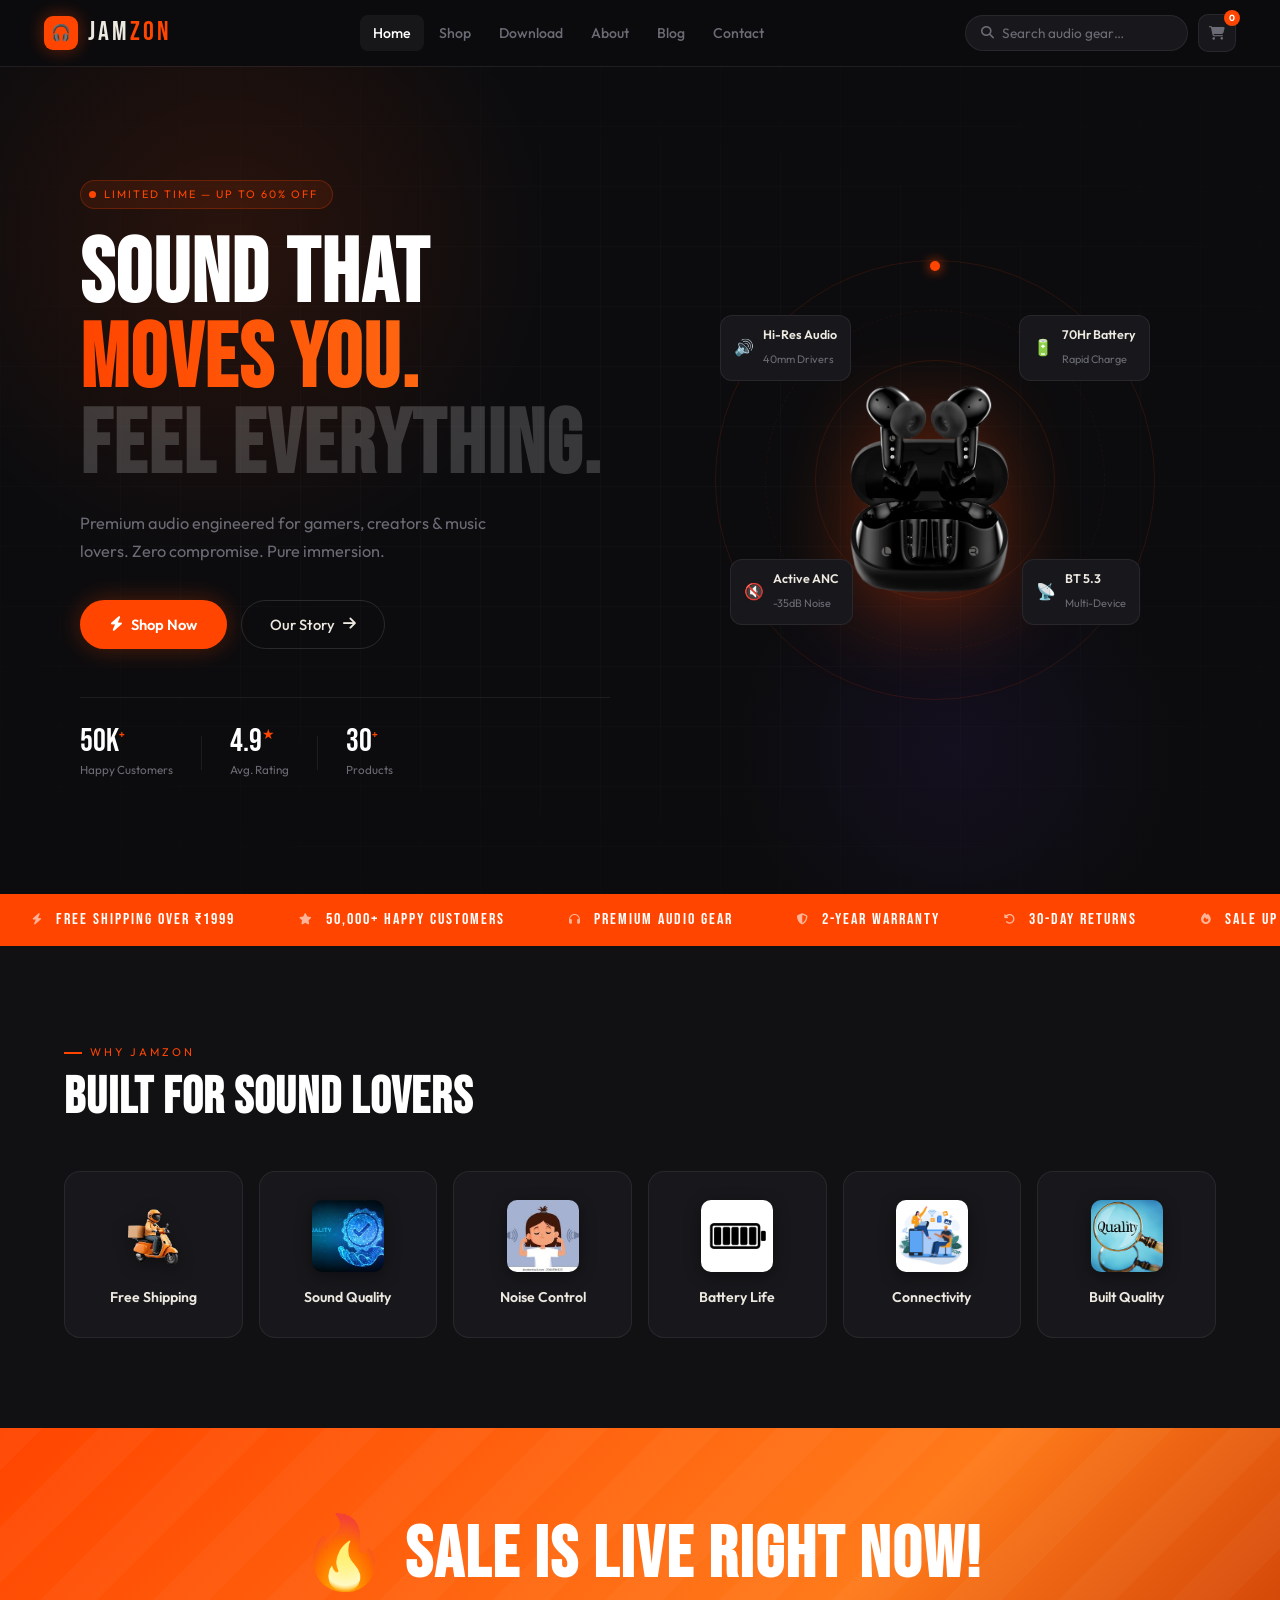
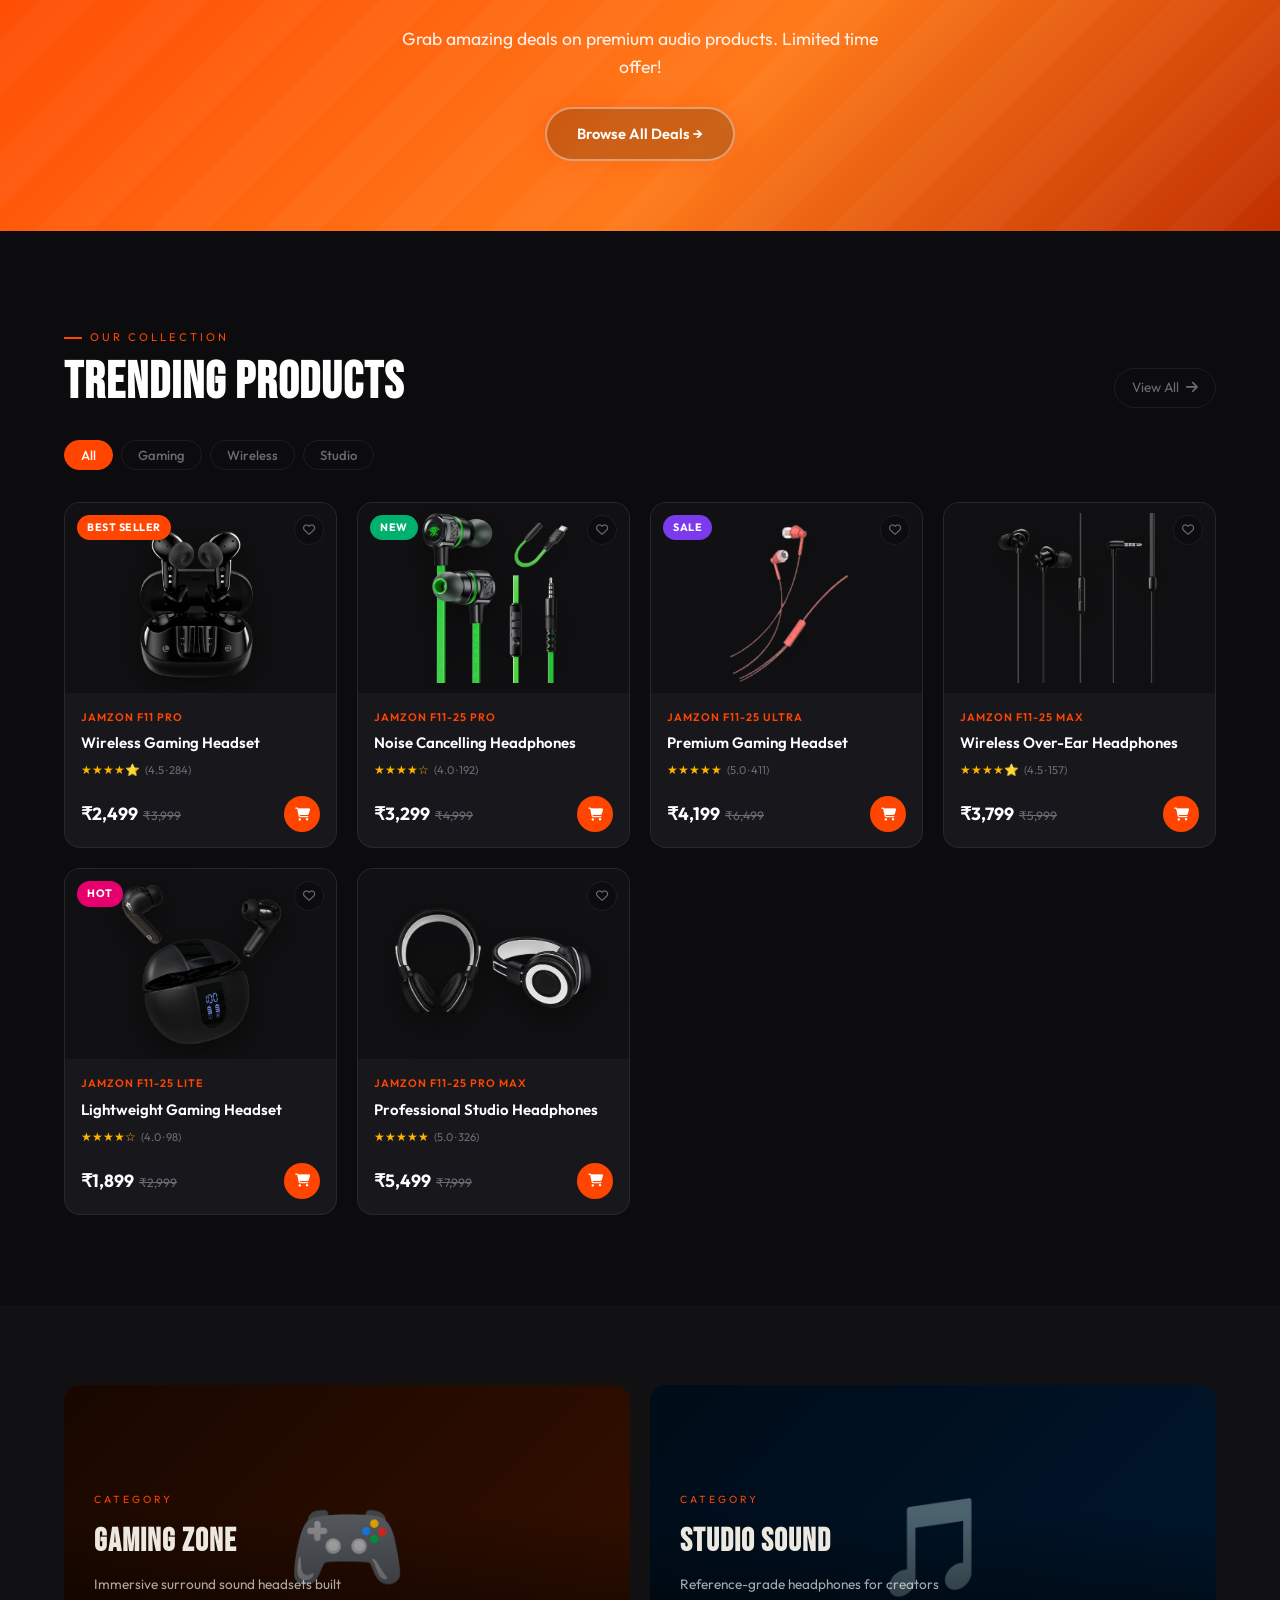
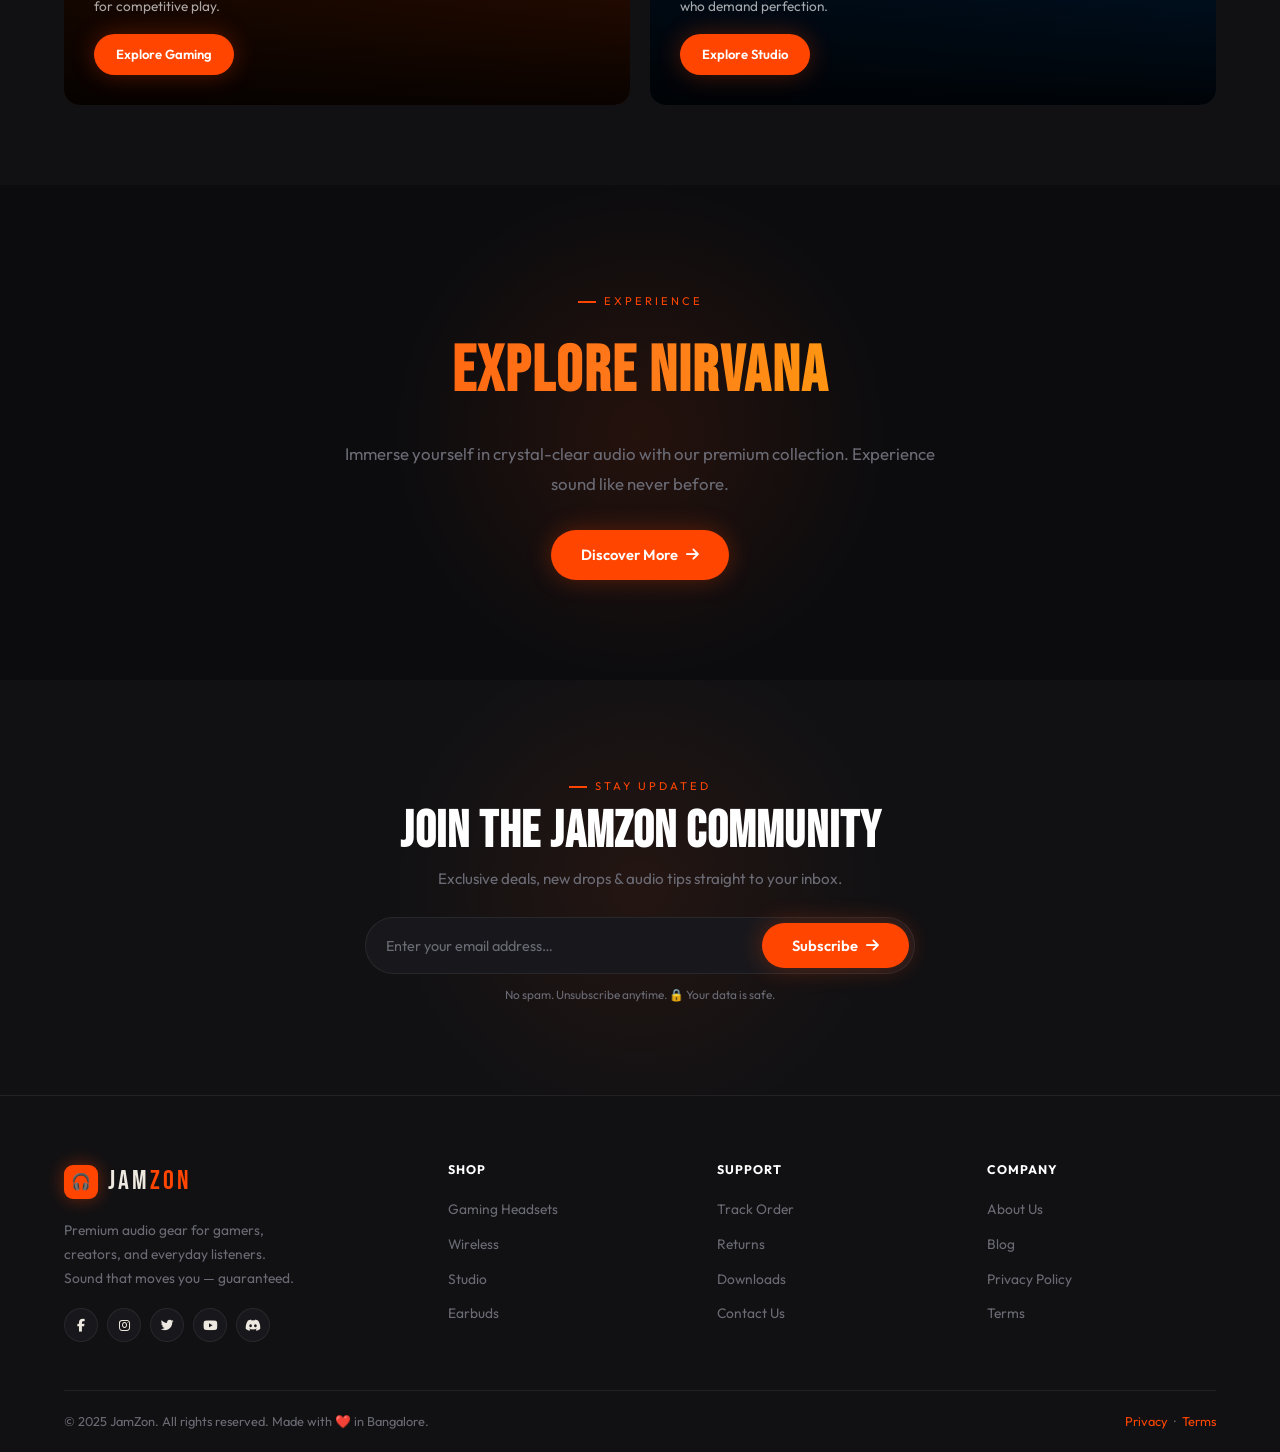
<file: pages/home.html>
<!DOCTYPE html>
<html lang="en">
<head>
    <meta charset="UTF-8">
    <meta name="viewport" content="width=device-width, initial-scale=1.0">
    <title>JamZon | Premium Audio Experience</title>
    <link rel="stylesheet" href="https://cdnjs.cloudflare.com/ajax/libs/font-awesome/6.5.0/css/all.min.css">
    <link href="https://fonts.googleapis.com/css2?family=Bebas+Neue&family=Outfit:wght@300;400;500;600;700&display=swap" rel="stylesheet"/>
    <style>
        *{margin:0;padding:0;box-sizing:border-box;}
        body{background:#0c0c0e;color:#ede9e0;font-family:'Outfit',sans-serif;line-height:1.6;overflow-x:hidden;}
        a{text-decoration:none;color:inherit;}ul{list-style:none;}
        ::-webkit-scrollbar{width:5px;}::-webkit-scrollbar-track{background:#0c0c0e;}::-webkit-scrollbar-thumb{background:#ff4500;border-radius:3px;}
        .container{max-width:1200px;margin:0 auto;padding:0 24px;}
        .btn{display:inline-flex;align-items:center;gap:8px;background:#ff4500;color:#fff;padding:13px 30px;border-radius:40px;font-weight:600;cursor:pointer;transition:all .3s;border:none;box-shadow:0 0 24px rgba(255,69,0,.3);font-family:'Outfit',sans-serif;font-size:.92rem;}
        .btn:hover{background:#ff7a1a;transform:translateY(-2px);box-shadow:0 0 36px rgba(255,69,0,.5);}
        .btn-outline{display:inline-flex;align-items:center;gap:8px;background:transparent;color:#ede9e0;padding:12px 28px;border-radius:40px;font-weight:500;cursor:pointer;border:1px solid rgba(255,255,255,.12);transition:all .3s;font-family:'Outfit',sans-serif;font-size:.92rem;}
        .btn-outline:hover{border-color:rgba(255,255,255,.25);background:rgba(255,255,255,.05);}
        .section-label{display:inline-flex;align-items:center;gap:8px;font-size:.7rem;letter-spacing:3px;text-transform:uppercase;color:#ff4500;margin-bottom:10px;}
        .section-label::before{content:'';width:18px;height:1.5px;background:#ff4500;}
        .section-title{font-family:'Bebas Neue',sans-serif;font-size:clamp(2rem,5vw,3.2rem);letter-spacing:1px;line-height:1;color:#fff;}

        /* HEADER */
        #header{display:flex;align-items:center;justify-content:space-between;padding:0 44px;height:66px;background:rgba(12,12,14,.9);backdrop-filter:blur(16px);box-shadow:0 1px 0 rgba(255,255,255,.07);position:sticky;top:0;z-index:1000;}
        .logo{display:flex;align-items:center;gap:10px;cursor:pointer;}
        .logo-mark{width:34px;height:34px;background:#ff4500;border-radius:9px;display:flex;align-items:center;justify-content:center;font-size:1rem;box-shadow:0 0 18px rgba(255,69,0,.4);}
        .logo-text{font-family:'Bebas Neue',sans-serif;font-size:1.7rem;letter-spacing:3px;}
        .logo-text span{color:#ff4500;}
        #navbar{display:flex;align-items:center;gap:2px;}
        #navbar li a{display:block;padding:7px 13px;border-radius:8px;font-size:.88rem;font-weight:500;color:#6b6b75;transition:.2s;}
        #navbar li a:hover,#navbar li a.active{color:#fff;background:rgba(255,255,255,.05);}
        .header-right{display:flex;align-items:center;gap:10px;}
        .search-wrap{position:relative;}
        .search-bar{display:flex;align-items:center;gap:8px;background:#18181c;border:1px solid rgba(255,255,255,.07);border-radius:30px;padding:8px 15px;transition:.3s;}
        .search-bar:focus-within{border-color:#ff4500;box-shadow:0 0 0 3px rgba(255,69,0,.15);}
        .search-bar i{color:#6b6b75;font-size:.8rem;}
        .search-bar input{background:transparent;border:none;color:#ede9e0;outline:none;width:170px;font-family:'Outfit',sans-serif;font-size:.85rem;}
        .search-bar input::placeholder{color:#6b6b75;}
        .suggestion-box{position:absolute;top:calc(100% + 8px);left:0;width:270px;background:#18181c;border:1px solid rgba(255,255,255,.07);border-radius:14px;overflow:hidden;display:none;box-shadow:0 20px 40px rgba(0,0,0,.6);z-index:999;}
        .suggestion-item{display:flex;align-items:center;gap:12px;padding:10px 15px;cursor:pointer;transition:.2s;border-bottom:1px solid rgba(255,255,255,.05);}
        .suggestion-item:last-child{border-bottom:none;}
        .suggestion-item:hover{background:rgba(255,255,255,.04);}
        .suggestion-item img{width:34px;height:34px;object-fit:contain;background:#111;border-radius:7px;}
        .suggestion-item .s-name{font-size:.83rem;font-weight:500;color:#ede9e0;}
        .suggestion-item .s-price{font-size:.75rem;color:#ff4500;}
        .cart-icon{position:relative;width:38px;height:38px;background:#18181c;border:1px solid rgba(255,255,255,.07);border-radius:10px;display:flex;align-items:center;justify-content:center;color:#6b6b75;font-size:.88rem;cursor:pointer;transition:.2s;}
        .cart-icon:hover{color:#fff;border-color:rgba(255,255,255,.15);}
        .cart-count{position:absolute;top:-5px;right:-5px;background:#ff4500;color:#fff;font-size:.56rem;font-weight:700;width:16px;height:16px;border-radius:50%;display:flex;align-items:center;justify-content:center;}
        .ham{display:none;flex-direction:column;gap:5px;cursor:pointer;}
        .ham span{display:block;width:22px;height:2px;background:#ede9e0;border-radius:2px;}
        .mob-menu{display:none;position:fixed;inset:0;background:rgba(12,12,14,.97);backdrop-filter:blur(24px);z-index:2000;flex-direction:column;align-items:center;justify-content:center;gap:20px;}
        .mob-menu.open{display:flex;}
        .mob-menu a{font-family:'Bebas Neue',sans-serif;font-size:3rem;letter-spacing:3px;color:#ede9e0;transition:.2s;}
        .mob-menu a:hover{color:#ff4500;}
        .mob-close{position:absolute;top:20px;right:20px;background:#18181c;border:1px solid rgba(255,255,255,.07);color:#ede9e0;width:42px;height:42px;border-radius:50%;display:flex;align-items:center;justify-content:center;cursor:pointer;}

        /* HERO */
        #hero{min-height:92vh;display:grid;grid-template-columns:1fr 1fr;align-items:center;padding:80px;gap:60px;background:#0c0c0e;position:relative;overflow:hidden;}
        #hero::before{content:'';position:absolute;width:650px;height:650px;background:radial-gradient(circle,rgba(255,69,0,.12),transparent 70%);top:-150px;left:-100px;border-radius:50%;animation:breathe 8s ease-in-out infinite;}
        #hero::after{content:'';position:absolute;width:450px;height:450px;background:radial-gradient(circle,rgba(120,60,255,.07),transparent 70%);bottom:-80px;right:100px;border-radius:50%;animation:breathe 10s ease-in-out infinite reverse;}
        @keyframes breathe{0%,100%{transform:scale(1)}50%{transform:scale(1.1)}}
        .hero-grid{position:absolute;inset:0;background-image:linear-gradient(rgba(255,255,255,.02) 1px,transparent 1px),linear-gradient(90deg,rgba(255,255,255,.02) 1px,transparent 1px);background-size:60px 60px;mask-image:radial-gradient(ellipse 80% 80% at 50% 50%,black 30%,transparent 100%);}
        .hero-content{position:relative;z-index:2;}
        .hero-badge{display:inline-flex;align-items:center;gap:8px;background:rgba(255,69,0,.1);border:1px solid rgba(255,69,0,.25);border-radius:30px;padding:5px 14px 5px 8px;margin-bottom:24px;}
        .live-dot{width:7px;height:7px;background:#ff4500;border-radius:50%;animation:pulse 1.5s infinite;}
        @keyframes pulse{0%,100%{box-shadow:0 0 0 0 rgba(255,69,0,.6)}50%{box-shadow:0 0 0 6px rgba(255,69,0,0)}}
        .hero-badge span{font-size:.68rem;letter-spacing:2px;color:#ff4500;text-transform:uppercase;}
        .hero-title{font-family:'Bebas Neue',sans-serif;font-size:clamp(3.5rem,7vw,6.5rem);line-height:.95;letter-spacing:2px;margin-bottom:20px;}
        .hero-title .t1{display:block;color:#fff;}
        .hero-title .t2{display:block;background:linear-gradient(90deg,#ff4500,#ff7a1a,#ffcc00);-webkit-background-clip:text;-webkit-text-fill-color:transparent;background-clip:text;animation:shimmer 4s linear infinite;background-size:200%;}
        @keyframes shimmer{0%{background-position:0%}100%{background-position:200%}}
        .hero-title .t3{display:block;color:#fff;opacity:.18;}
        .hero-desc{color:#6b6b75;font-size:1.02rem;max-width:420px;margin-bottom:34px;line-height:1.75;}
        .hero-btns{display:flex;gap:14px;flex-wrap:wrap;margin-bottom:48px;}
        .hero-stats{display:flex;align-items:center;gap:28px;padding-top:28px;border-top:1px solid rgba(255,255,255,.07);}
        .stat-num{font-family:'Bebas Neue',sans-serif;font-size:2rem;line-height:1;color:#fff;}
        .stat-num sup{color:#ff4500;font-size:.9rem;}
        .stat-lbl{font-size:.73rem;color:#6b6b75;margin-top:3px;}
        .stat-div{width:1px;height:34px;background:rgba(255,255,255,.07);}
        .hero-visual{position:relative;z-index:2;display:flex;align-items:center;justify-content:center;min-height:500px;}
        .rings{position:relative;width:440px;height:440px;}
        .ring{position:absolute;border-radius:50%;border:1px solid rgba(255,69,0,.12);top:50%;left:50%;transform:translate(-50%,-50%);}
        .r1{width:440px;height:440px;animation:spin 30s linear infinite;}
        .r2{width:340px;height:340px;border-style:dashed;border-color:rgba(255,69,0,.07);animation:spin 20s linear infinite reverse;}
        .r3{width:240px;height:240px;animation:spin 15s linear infinite;}
        @keyframes spin{from{transform:translate(-50%,-50%) rotate(0)}to{transform:translate(-50%,-50%) rotate(360deg)}}
        .rdot{position:absolute;width:10px;height:10px;background:#ff4500;border-radius:50%;top:0;left:50%;transform:translateX(-50%);box-shadow:0 0 12px #ff4500;}
        /* ✅ Hero headset image */
        .hero-img{position:absolute;top:50%;left:50%;transform:translate(-50%,-50%);width:240px;height:240px;object-fit:contain;animation:float 5s ease-in-out infinite;filter:drop-shadow(0 20px 40px rgba(255,69,0,.35));}
        @keyframes float{0%,100%{transform:translate(-50%,-50%) translateY(0) rotate(-3deg)}50%{transform:translate(-50%,-50%) translateY(-18px) rotate(3deg)}}
        .chip{position:absolute;background:#18181c;border:1px solid rgba(255,255,255,.07);border-radius:12px;padding:9px 13px;display:flex;align-items:center;gap:9px;white-space:nowrap;}
        .chip strong{display:block;font-size:.78rem;font-weight:600;}
        .chip small{font-size:.68rem;color:#6b6b75;}
        .c1{top:55px;left:5px;animation:cf 6s ease-in-out infinite;}
        .c2{top:55px;right:5px;animation:cf 6s ease-in-out infinite .5s;}
        .c3{bottom:75px;left:15px;animation:cf 6s ease-in-out infinite 1s;}
        .c4{bottom:75px;right:15px;animation:cf 6s ease-in-out infinite 1.5s;}
        @keyframes cf{0%,100%{transform:translateY(0)}50%{transform:translateY(-8px)}}

        /* MARQUEE */
        .marquee{background:#ff4500;padding:13px 0;overflow:hidden;}
        .marquee-track{display:flex;animation:mq 25s linear infinite;width:max-content;}
        @keyframes mq{from{transform:translateX(0)}to{transform:translateX(-50%)}}
        .mq-item{display:flex;align-items:center;gap:12px;padding:0 32px;font-family:'Bebas Neue',sans-serif;font-size:1rem;letter-spacing:2px;color:#fff;white-space:nowrap;}
        .mq-item i{font-size:.7rem;opacity:.6;}

        /* FEATURES */
        #feature{padding:90px 0;background:#111113;}
        .feat-grid{display:grid;grid-template-columns:repeat(auto-fill,minmax(170px,1fr));gap:16px;margin-top:48px;}
        .fe-box{background:#18181c;border:1px solid rgba(255,255,255,.07);border-radius:16px;padding:28px 20px;display:flex;flex-direction:column;align-items:center;text-align:center;transition:all .3s;cursor:pointer;}
        .fe-box:hover{border-color:rgba(255,69,0,.3);transform:translateY(-5px);box-shadow:0 16px 32px rgba(0,0,0,.4);}
        /* ✅ Feature images - ../assets/images/ */
        .fe-box img{width:72px;height:72px;object-fit:cover;border-radius:10px;margin-bottom:14px;filter:drop-shadow(0 4px 8px rgba(0,0,0,.4));}
        .fe-box h6{font-size:.88rem;font-weight:600;color:#ede9e0;}

        /* SALE BANNER */
        #sale-banner{background:linear-gradient(135deg,#ff4500,#ff7a1a 60%,#c03000);color:#fff;padding:70px 0;text-align:center;position:relative;overflow:hidden;}
        #sale-banner::before{content:'';position:absolute;inset:0;background:repeating-linear-gradient(-45deg,transparent,transparent 40px,rgba(255,255,255,.03) 40px,rgba(255,255,255,.03) 80px);}
        #sale-banner h2{font-family:'Bebas Neue',sans-serif;font-size:clamp(2.5rem,6vw,4.5rem);letter-spacing:2px;position:relative;z-index:1;}
        #sale-banner p{font-size:1.1rem;margin:12px auto 26px;max-width:500px;opacity:.9;position:relative;z-index:1;}
        .sale-btn{background:rgba(0,0,0,.2);backdrop-filter:blur(10px);border:2px solid rgba(255,255,255,.4);position:relative;z-index:1;}
        .sale-btn:hover{background:rgba(255,255,255,.15);}

        /* PRODUCTS */
        #products{padding:90px 0;background:#0c0c0e;}
        .products-head{display:flex;align-items:flex-end;justify-content:space-between;margin-bottom:32px;flex-wrap:wrap;gap:16px;}
        .see-all{display:flex;align-items:center;gap:7px;font-size:.85rem;color:#6b6b75;border:1px solid rgba(255,255,255,.07);padding:8px 17px;border-radius:30px;transition:.2s;}
        .see-all:hover{color:#ff4500;border-color:#ff4500;}
        .p-tabs{display:flex;gap:8px;flex-wrap:wrap;margin-bottom:32px;}
        .p-tab{padding:6px 16px;border-radius:30px;font-size:.82rem;font-weight:500;border:1px solid rgba(255,255,255,.07);background:transparent;color:#6b6b75;cursor:pointer;transition:.2s;font-family:'Outfit',sans-serif;}
        .p-tab.active,.p-tab:hover{background:#ff4500;border-color:#ff4500;color:#fff;}
        .pro-container{display:grid;grid-template-columns:repeat(auto-fill,minmax(255px,1fr));gap:20px;}
        .pro{background:#18181c;border:1px solid rgba(255,255,255,.07);border-radius:16px;overflow:hidden;cursor:pointer;transition:all .3s;position:relative;}
        .pro:hover{border-color:rgba(255,69,0,.3);transform:translateY(-5px);box-shadow:0 20px 40px rgba(0,0,0,.5);}
        .product-badge{position:absolute;top:12px;left:12px;background:#ff4500;color:#fff;font-size:.67rem;font-weight:700;letter-spacing:.5px;padding:4px 10px;border-radius:20px;text-transform:uppercase;z-index:2;}
        .wish-btn{position:absolute;top:12px;right:12px;z-index:2;width:30px;height:30px;border-radius:50%;background:rgba(12,12,14,.7);backdrop-filter:blur(8px);border:1px solid rgba(255,255,255,.07);display:flex;align-items:center;justify-content:center;color:#6b6b75;font-size:.76rem;cursor:pointer;transition:.2s;}
        .wish-btn:hover,.wish-btn.on{color:#e6006e;border-color:#e6006e;}
        .pro-img{background:#111113;height:190px;display:flex;align-items:center;justify-content:center;overflow:hidden;padding:10px;}
        /* ✅ Product images — full container fill */
        .pro-img img{width:100%;height:100%;object-fit:contain;transition:transform .4s;filter:drop-shadow(0 8px 16px rgba(0,0,0,.5));}
        .pro:hover .pro-img img{transform:scale(1.1) rotate(-3deg);}
        .pro .des{padding:16px 16px 0;}
        .pro .des .brand{font-size:.68rem;color:#ff4500;font-weight:600;text-transform:uppercase;letter-spacing:1px;}
        .pro .des h5{font-size:.94rem;font-weight:600;color:#fff;margin:5px 0 6px;}
        .star{color:#ffb400;font-size:.74rem;margin-bottom:4px;}
        .star span{color:#6b6b75;font-size:.7rem;margin-left:3px;}
        .pro-foot{display:flex;align-items:center;justify-content:space-between;padding:12px 16px 15px;}
        .pro .price{font-size:1.1rem;font-weight:700;color:#fff;}
        .pro .price-old{font-size:.76rem;color:#6b6b75;text-decoration:line-through;margin-left:5px;}
        .cart-btn-round{width:36px;height:36px;background:#ff4500;border-radius:50%;display:flex;align-items:center;justify-content:center;color:#fff;font-size:.83rem;border:none;cursor:pointer;transition:all .25s;flex-shrink:0;}
        .cart-btn-round:hover{background:#ff7a1a;transform:scale(1.12);box-shadow:0 0 14px rgba(255,69,0,.5);}
        .cart-btn-round.added{background:#00b06e;}

        /* BANNER */
        #banner{padding:80px 0;background:#111113;}
        .banner-container{display:grid;grid-template-columns:1fr 1fr;gap:20px;}
        .banner-box{border-radius:16px;overflow:hidden;position:relative;height:320px;display:flex;flex-direction:column;justify-content:flex-end;padding:30px;cursor:pointer;transition:transform .3s;}
        .banner-box:hover{transform:scale(1.01);}
        .banner-box .bb-bg{position:absolute;inset:0;display:flex;align-items:center;justify-content:center;font-size:6rem;}
        .banner-box-1 .bb-bg{background:linear-gradient(135deg,#1a0800,#3d1200);}
        .banner-box-2 .bb-bg{background:linear-gradient(135deg,#000d1a,#001a35);}
        .banner-box .bb-overlay{position:absolute;inset:0;background:linear-gradient(to top,rgba(0,0,0,.85) 0%,rgba(0,0,0,.1) 60%);}
        .banner-box .bb-content{position:relative;z-index:2;}
        .banner-box .bb-tag{font-size:.65rem;letter-spacing:3px;color:#ff4500;text-transform:uppercase;margin-bottom:7px;}
        .banner-box h3{font-family:'Bebas Neue',sans-serif;font-size:2rem;letter-spacing:1px;margin-bottom:7px;}
        .banner-box p{font-size:.85rem;color:rgba(255,255,255,.65);margin-bottom:16px;max-width:260px;}

        /* PREMIUM */
        #premium{padding:100px 0;background:#0c0c0e;text-align:center;position:relative;overflow:hidden;}
        #premium::before{content:'';position:absolute;width:500px;height:500px;background:radial-gradient(circle,rgba(255,69,0,.1),transparent 70%);top:50%;left:50%;transform:translate(-50%,-50%);border-radius:50%;}
        #premium h2{font-family:'Bebas Neue',sans-serif;font-size:clamp(2.5rem,5vw,4rem);letter-spacing:2px;position:relative;z-index:1;background:linear-gradient(90deg,#ff4500,#ff7a1a,#ffcc00);-webkit-background-clip:text;-webkit-text-fill-color:transparent;background-clip:text;}
        #premium p{font-size:1.05rem;max-width:600px;margin:16px auto 32px;color:#6b6b75;line-height:1.75;position:relative;z-index:1;}

        /* NEWSLETTER */
        #newsletter{padding:90px 0;background:#111113;text-align:center;position:relative;overflow:hidden;}
        #newsletter::before{content:'';position:absolute;width:500px;height:500px;background:radial-gradient(circle,rgba(255,69,0,.08),transparent 70%);top:50%;left:50%;transform:translate(-50%,-50%);border-radius:50%;}
        .nl-inner{position:relative;z-index:2;max-width:550px;margin:0 auto;}
        .newsletter-form{display:flex;margin-top:26px;background:#18181c;border:1px solid rgba(255,255,255,.07);border-radius:50px;padding:5px 5px 5px 20px;transition:.3s;}
        .newsletter-form:focus-within{border-color:#ff4500;box-shadow:0 0 0 3px rgba(255,69,0,.15);}
        .newsletter-form input{flex:1;background:transparent;border:none;color:#ede9e0;outline:none;font-family:'Outfit',sans-serif;font-size:.9rem;}
        .newsletter-form input::placeholder{color:#6b6b75;}
        .nl-note{font-size:.74rem;color:#6b6b75;margin-top:12px;}

        /* FOOTER */
        #footer{background:#111113;border-top:1px solid rgba(255,255,255,.07);padding:64px 0 0;}
        .footer-grid{display:grid;grid-template-columns:1.5fr 1fr 1fr 1fr;gap:40px;padding-bottom:48px;border-bottom:1px solid rgba(255,255,255,.07);}
        .footer-brand p{color:#6b6b75;font-size:.86rem;line-height:1.75;margin:14px 0 18px;max-width:240px;}
        .social-icons{display:flex;gap:9px;}
        .social-icons a{width:34px;height:34px;background:#18181c;border:1px solid rgba(255,255,255,.07);border-radius:50%;display:flex;align-items:center;justify-content:center;font-size:.8rem;transition:.2s;}
        .social-icons a:hover{background:#ff4500;border-color:#ff4500;color:#fff;transform:translateY(-2px);}
        .footer-col h3{font-size:.78rem;font-weight:700;letter-spacing:1px;text-transform:uppercase;margin-bottom:16px;color:#fff;}
        .footer-col ul li{margin-bottom:9px;}
        .footer-col ul li a{color:#6b6b75;font-size:.86rem;transition:.2s;}
        .footer-col ul li a:hover{color:#ff4500;}
        .copyright{display:flex;justify-content:space-between;align-items:center;padding:20px 0;flex-wrap:wrap;gap:10px;}
        .copyright p{color:#6b6b75;font-size:.8rem;}
        .copyright a{color:#ff4500;}
        .toast-wrap{position:fixed;bottom:22px;right:22px;display:flex;flex-direction:column;gap:9px;z-index:9990;}
        .toast{background:#18181c;border:1px solid rgba(255,255,255,.07);border-left:3px solid #ff4500;border-radius:11px;padding:12px 17px;display:flex;align-items:center;gap:10px;font-size:.85rem;box-shadow:0 10px 28px rgba(0,0,0,.5);animation:tIn .3s ease,tOut .4s ease 2.6s forwards;max-width:280px;}
        @keyframes tIn{from{transform:translateX(110%);opacity:0}to{transform:translateX(0);opacity:1}}
        @keyframes tOut{to{opacity:0;transform:translateX(110%)}}
        .toast i{color:#ff4500;}
        .reveal{opacity:0;transform:translateY(24px);transition:.6s ease;}
        .reveal.in{opacity:1;transform:translateY(0);}

        @media(max-width:1024px){#header{padding:0 22px;}#navbar,.search-wrap{display:none;}.ham{display:flex;}#hero{grid-template-columns:1fr;padding:60px 28px;}.hero-visual{display:none;}.banner-container{grid-template-columns:1fr;}.footer-grid{grid-template-columns:1fr 1fr;}}
        @media(max-width:600px){.pro-container{grid-template-columns:1fr 1fr;}.footer-grid{grid-template-columns:1fr;}.newsletter-form{flex-direction:column;border-radius:16px;padding:12px;gap:10px;}.newsletter-form button{border-radius:12px;width:100%;justify-content:center;}}
        @media(max-width:420px){.pro-container{grid-template-columns:1fr;}}
    </style>
</head>
<body>

<header id="header">
    <a href="home.html" class="logo">
        <div class="logo-mark">🎧</div>
        <div class="logo-text">Jam<span>Zon</span></div>
    </a>
    <nav><ul id="navbar">
        <li><a href="home.html" class="active">Home</a></li>
        <li><a href="shop.html">Shop</a></li>
        <li><a href="download.html">Download</a></li>
        <li><a href="about.html">About</a></li>
        <li><a href="blog.html">Blog</a></li>
        <li><a href="contact.html">Contact</a></li>
    </ul></nav>
    <div class="header-right">
        <div class="search-wrap">
            <div class="search-bar">
                <i class="fas fa-search"></i>
                <input type="text" id="productSearch" placeholder="Search audio gear…" autocomplete="off"/>
            </div>
            <div class="suggestion-box" id="suggestionBox"></div>
        </div>
        <a href="cart.html" class="cart-icon">
            <i class="fas fa-shopping-cart"></i>
            <span class="cart-count" id="cartCount">0</span>
        </a>
        <div class="ham" id="ham"><span></span><span></span><span></span></div>
    </div>
</header>

<div class="mob-menu" id="mobMenu">
    <button class="mob-close" id="mobClose"><i class="fas fa-times"></i></button>
    <a href="home.html">Home</a><a href="shop.html">Shop</a><a href="download.html">Download</a>
    <a href="about.html">About</a><a href="blog.html">Blog</a><a href="contact.html">Contact</a><a href="cart.html">Cart</a>
</div>

<!-- HERO -->
<section id="hero">
    <div class="hero-grid"></div>
    <div class="hero-content">
        <div class="hero-badge"><span class="live-dot"></span><span>Limited Time — Up to 60% Off</span></div>
        <h1 class="hero-title">
            <span class="t1">Sound That</span>
            <span class="t2">Moves You.</span>
            <span class="t3">Feel Everything.</span>
        </h1>
        <p class="hero-desc">Premium audio engineered for gamers, creators &amp; music lovers. Zero compromise. Pure immersion.</p>
        <div class="hero-btns">
            <a href="shop.html" class="btn"><i class="fas fa-bolt"></i> Shop Now</a>
            <a href="about.html" class="btn-outline">Our Story <i class="fas fa-arrow-right"></i></a>
        </div>
        <div class="hero-stats">
            <div><div class="stat-num">50K<sup>+</sup></div><div class="stat-lbl">Happy Customers</div></div>
            <div class="stat-div"></div>
            <div><div class="stat-num">4.9<sup>★</sup></div><div class="stat-lbl">Avg. Rating</div></div>
            <div class="stat-div"></div>
            <div><div class="stat-num">30<sup>+</sup></div><div class="stat-lbl">Products</div></div>
        </div>
    </div>
    <div class="hero-visual">
        <div class="rings">
            <div class="ring r1"><div class="rdot"></div></div>
            <div class="ring r2"></div>
            <div class="ring r3"></div>
            <!-- ✅ PATH: pages/home.html → ../assets/images/ -->
            <img class="hero-img" src="../assets/images/headset12-removebg-preview.png" alt="JamZon Headset"/>
            <div class="chip c1"><span>🔊</span><div><strong>Hi-Res Audio</strong><small>40mm Drivers</small></div></div>
            <div class="chip c2"><span>🔋</span><div><strong>70Hr Battery</strong><small>Rapid Charge</small></div></div>
            <div class="chip c3"><span>🔇</span><div><strong>Active ANC</strong><small>-35dB Noise</small></div></div>
            <div class="chip c4"><span>📡</span><div><strong>BT 5.3</strong><small>Multi-Device</small></div></div>
        </div>
    </div>
</section>

<!-- MARQUEE -->
<div class="marquee">
    <div class="marquee-track">
        <div class="mq-item"><i class="fas fa-bolt"></i> FREE SHIPPING OVER ₹1999</div>
        <div class="mq-item"><i class="fas fa-star"></i> 50,000+ HAPPY CUSTOMERS</div>
        <div class="mq-item"><i class="fas fa-headphones"></i> PREMIUM AUDIO GEAR</div>
        <div class="mq-item"><i class="fas fa-shield-halved"></i> 2-YEAR WARRANTY</div>
        <div class="mq-item"><i class="fas fa-rotate-left"></i> 30-DAY RETURNS</div>
        <div class="mq-item"><i class="fas fa-fire"></i> SALE UP TO 60% OFF</div>
        <div class="mq-item"><i class="fas fa-bolt"></i> FREE SHIPPING OVER ₹1999</div>
        <div class="mq-item"><i class="fas fa-star"></i> 50,000+ HAPPY CUSTOMERS</div>
        <div class="mq-item"><i class="fas fa-headphones"></i> PREMIUM AUDIO GEAR</div>
        <div class="mq-item"><i class="fas fa-shield-halved"></i> 2-YEAR WARRANTY</div>
        <div class="mq-item"><i class="fas fa-rotate-left"></i> 30-DAY RETURNS</div>
        <div class="mq-item"><i class="fas fa-fire"></i> SALE UP TO 60% OFF</div>
    </div>
</div>

<!-- FEATURES — ✅ all ../assets/images/ paths -->
<section id="feature">
    <div class="container">
        <div class="reveal">
            <div class="section-label">Why JamZon</div>
            <h2 class="section-title">Built for Sound Lovers</h2>
        </div>
        <div class="feat-grid">
            <div class="fe-box reveal"><img src="../assets/images/delivery2-removebg-preview.png" alt="Free Shipping"><h6>Free Shipping</h6></div>
            <div class="fe-box reveal"><img src="../assets/images/quality.jpeg" alt="Sound Quality"><h6>Sound Quality</h6></div>
            <div class="fe-box reveal"><img src="../assets/images/noise.jpeg" alt="Noise Control"><h6>Noise Control</h6></div>
            <div class="fe-box reveal"><img src="../assets/images/battery3.jpg" alt="Battery Life"><h6>Battery Life</h6></div>
            <div class="fe-box reveal"><img src="../assets/images/connectivity.jpg" alt="Connectivity"><h6>Connectivity</h6></div>
            <div class="fe-box reveal"><img src="../assets/images/quality2.jpeg" alt="Built Quality"><h6>Built Quality</h6></div>
        </div>
    </div>
</section>

<!-- SALE BANNER -->
<section id="sale-banner">
    <div class="container">
        <h2>🔥 Sale Is Live Right Now!</h2>
        <p>Grab amazing deals on premium audio products. Limited time offer!</p>
        <a href="shop.html" class="btn sale-btn">Browse All Deals →</a>
    </div>
</section>

<!-- PRODUCTS — ✅ all ../assets/images/ paths -->
<section id="products">
    <div class="container">
        <div class="products-head reveal">
            <div>
                <div class="section-label">Our Collection</div>
                <h2 class="section-title">Trending Products</h2>
            </div>
            <a href="shop.html" class="see-all">View All <i class="fas fa-arrow-right"></i></a>
        </div>
        <div class="p-tabs">
            <button class="p-tab active" data-filter="all">All</button>
            <button class="p-tab" data-filter="gaming">Gaming</button>
            <button class="p-tab" data-filter="wireless">Wireless</button>
            <button class="p-tab" data-filter="studio">Studio</button>
        </div>
        <div class="pro-container" id="proContainer">

            <div class="pro reveal" data-cat="gaming" data-name="JamZon F11 Pro" data-price="2499" data-img="../assets/images/headset12-removebg-preview.png">
                <div class="product-badge">Best Seller</div>
                <button class="wish-btn"><i class="far fa-heart"></i></button>
                <div class="pro-img">
                    <img src="../assets/images/headset12-removebg-preview.png" alt="JamZon F11 Pro" style="width:100%;height:100%;object-fit:contain;">
                </div>
                <div class="des"><div class="brand">JamZon F11 Pro</div><h5>Wireless Gaming Headset</h5><div class="star">★★★★⭐ <span>(4.5 · 284)</span></div></div>
                <div class="pro-foot"><div><span class="price">₹2,499</span><span class="price-old">₹3,999</span></div><button class="cart-btn-round add-to-cart" data-name="JamZon F11 Pro" data-price="2499" data-img="../assets/images/headset12-removebg-preview.png"><i class="fas fa-cart-shopping"></i></button></div>
            </div>

            <div class="pro reveal" data-cat="wireless" data-name="JamZon F11-25 Pro" data-price="3299" data-img="../assets/images/headset13-removebg-preview.png">
                <div class="product-badge" style="background:#00b06e">New</div>
                <button class="wish-btn"><i class="far fa-heart"></i></button>
                <div class="pro-img">
                    <img src="../assets/images/headset13-removebg-preview.png" alt="JamZon F11-25 Pro" style="width:100%;height:100%;object-fit:contain;">
                </div>
                <div class="des"><div class="brand">JamZon F11-25 Pro</div><h5>Noise Cancelling Headphones</h5><div class="star">★★★★☆ <span>(4.0 · 192)</span></div></div>
                <div class="pro-foot"><div><span class="price">₹3,299</span><span class="price-old">₹4,999</span></div><button class="cart-btn-round add-to-cart" data-name="JamZon F11-25 Pro" data-price="3299" data-img="../assets/images/headset13-removebg-preview.png"><i class="fas fa-cart-shopping"></i></button></div>
            </div>

            <div class="pro reveal" data-cat="gaming" data-name="JamZon F11-25 Ultra" data-price="4199" data-img="../assets/images/headset16-removebg-preview.png">
                <div class="product-badge" style="background:#7c3aed">Sale</div>
                <button class="wish-btn"><i class="far fa-heart"></i></button>
                <div class="pro-img">
                    <img src="../assets/images/headset16-removebg-preview.png" alt="JamZon F11-25 Ultra" style="width:100%;height:100%;object-fit:contain;">
                </div>
                <div class="des"><div class="brand">JamZon F11-25 Ultra</div><h5>Premium Gaming Headset</h5><div class="star">★★★★★ <span>(5.0 · 411)</span></div></div>
                <div class="pro-foot"><div><span class="price">₹4,199</span><span class="price-old">₹6,499</span></div><button class="cart-btn-round add-to-cart" data-name="JamZon F11-25 Ultra" data-price="4199" data-img="../assets/images/headset16-removebg-preview.png"><i class="fas fa-cart-shopping"></i></button></div>
            </div>

            <div class="pro reveal" data-cat="wireless" data-name="JamZon F11-25 Max" data-price="3799" data-img="../assets/images/headset17-removebg-preview.png">
                <button class="wish-btn"><i class="far fa-heart"></i></button>
                <div class="pro-img">
                    <img src="../assets/images/headset17-removebg-preview.png" alt="JamZon F11-25 Max" style="width:100%;height:100%;object-fit:contain;">
                </div>
                <div class="des"><div class="brand">JamZon F11-25 Max</div><h5>Wireless Over-Ear Headphones</h5><div class="star">★★★★⭐ <span>(4.5 · 157)</span></div></div>
                <div class="pro-foot"><div><span class="price">₹3,799</span><span class="price-old">₹5,999</span></div><button class="cart-btn-round add-to-cart" data-name="JamZon F11-25 Max" data-price="3799" data-img="../assets/images/headset17-removebg-preview.png"><i class="fas fa-cart-shopping"></i></button></div>
            </div>

            <div class="pro reveal" data-cat="gaming" data-name="JamZon F11-25 Lite" data-price="1899" data-img="../assets/images/heaset18-removebg-preview.png">
                <div class="product-badge" style="background:#e6006e">Hot</div>
                <button class="wish-btn"><i class="far fa-heart"></i></button>
                <div class="pro-img">
                    <img src="../assets/images/heaset18-removebg-preview.png" alt="JamZon F11-25 Lite" style="width:100%;height:100%;object-fit:contain;">
                </div>
                <div class="des"><div class="brand">JamZon F11-25 Lite</div><h5>Lightweight Gaming Headset</h5><div class="star">★★★★☆ <span>(4.0 · 98)</span></div></div>
                <div class="pro-foot"><div><span class="price">₹1,899</span><span class="price-old">₹2,999</span></div><button class="cart-btn-round add-to-cart" data-name="JamZon F11-25 Lite" data-price="1899" data-img="../assets/images/heaset18-removebg-preview.png"><i class="fas fa-cart-shopping"></i></button></div>
            </div>

            <div class="pro reveal" data-cat="studio" data-name="JamZon F11-25 Pro Max" data-price="5499" data-img="../assets/images/d1-removebg-preview.png">
                <button class="wish-btn"><i class="far fa-heart"></i></button>
                <div class="pro-img">
                    <img src="../assets/images/d1-removebg-preview.png" alt="JamZon F11-25 Pro Max" style="width:100%;height:100%;object-fit:contain;">
                </div>
                <div class="des"><div class="brand">JamZon F11-25 Pro Max</div><h5>Professional Studio Headphones</h5><div class="star">★★★★★ <span>(5.0 · 326)</span></div></div>
                <div class="pro-foot"><div><span class="price">₹5,499</span><span class="price-old">₹7,999</span></div><button class="cart-btn-round add-to-cart" data-name="JamZon F11-25 Pro Max" data-price="5499" data-img="../assets/images/d1-removebg-preview.png"><i class="fas fa-cart-shopping"></i></button></div>
            </div>

        </div>
    </div>
</section>

<!-- BANNER -->
<section id="banner">
    <div class="container">
        <div class="banner-container reveal">
            <div class="banner-box banner-box-1">
                <div class="bb-bg">🎮</div><div class="bb-overlay"></div>
                <div class="bb-content"><div class="bb-tag">Category</div><h3>Gaming Zone</h3><p>Immersive surround sound headsets built for competitive play.</p><a href="shop.html" class="btn" style="font-size:.82rem;padding:10px 22px">Explore Gaming</a></div>
            </div>
            <div class="banner-box banner-box-2">
                <div class="bb-bg">🎵</div><div class="bb-overlay"></div>
                <div class="bb-content"><div class="bb-tag">Category</div><h3>Studio Sound</h3><p>Reference-grade headphones for creators who demand perfection.</p><a href="shop.html" class="btn" style="font-size:.82rem;padding:10px 22px">Explore Studio</a></div>
            </div>
        </div>
    </div>
</section>

<!-- PREMIUM -->
<section id="premium">
    <div class="container">
        <div class="reveal">
            <div class="section-label" style="justify-content:center">Experience</div>
            <h2>Explore Nirvana</h2>
            <p>Immerse yourself in crystal-clear audio with our premium collection. Experience sound like never before.</p>
            <a href="shop.html" class="btn">Discover More <i class="fas fa-arrow-right"></i></a>
        </div>
    </div>
</section>

<!-- NEWSLETTER -->
<section id="newsletter">
    <div class="container">
        <div class="nl-inner reveal">
            <div class="section-label" style="justify-content:center">Stay Updated</div>
            <h2 class="section-title">Join the JamZon Community</h2>
            <p style="color:#6b6b75;font-size:.95rem;margin:10px auto 0;text-align:center">Exclusive deals, new drops &amp; audio tips straight to your inbox.</p>
            <form class="newsletter-form" id="nlForm">
                <input type="email" placeholder="Enter your email address…" required/>
                <button type="submit" class="btn">Subscribe <i class="fas fa-arrow-right"></i></button>
            </form>
            <p class="nl-note">No spam. Unsubscribe anytime. 🔒 Your data is safe.</p>
        </div>
    </div>
</section>

<!-- FOOTER -->
<footer id="footer">
    <div class="container">
        <div class="footer-grid">
            <div class="footer-brand">
                <div class="logo"><div class="logo-mark">🎧</div><div class="logo-text">Jam<span>Zon</span></div></div>
                <p>Premium audio gear for gamers, creators, and everyday listeners. Sound that moves you — guaranteed.</p>
                <div class="social-icons">
                    <a href="#"><i class="fab fa-facebook-f"></i></a><a href="#"><i class="fab fa-instagram"></i></a>
                    <a href="#"><i class="fab fa-twitter"></i></a><a href="#"><i class="fab fa-youtube"></i></a><a href="#"><i class="fab fa-discord"></i></a>
                </div>
            </div>
            <div class="footer-col"><h3>Shop</h3><ul><li><a href="shop.html">Gaming Headsets</a></li><li><a href="shop.html">Wireless</a></li><li><a href="shop.html">Studio</a></li><li><a href="shop.html">Earbuds</a></li></ul></div>
            <div class="footer-col"><h3>Support</h3><ul><li><a href="#">Track Order</a></li><li><a href="#">Returns</a></li><li><a href="download.html">Downloads</a></li><li><a href="contact.html">Contact Us</a></li></ul></div>
            <div class="footer-col"><h3>Company</h3><ul><li><a href="about.html">About Us</a></li><li><a href="blog.html">Blog</a></li><li><a href="#">Privacy Policy</a></li><li><a href="#">Terms</a></li></ul></div>
        </div>
        <div class="copyright"><p>© 2025 JamZon. All rights reserved. Made with ❤️ in Bangalore.</p><p><a href="#">Privacy</a> &nbsp;·&nbsp; <a href="#">Terms</a></p></div>
    </div>
</footer>
<div class="toast-wrap" id="toastWrap"></div>

<script>
function getCart(){try{return JSON.parse(localStorage.getItem('jamzon_cart'))||[];}catch{return[];}}
function saveCart(c){localStorage.setItem('jamzon_cart',JSON.stringify(c));}
function updateBadge(){document.getElementById('cartCount').textContent=getCart().reduce((s,i)=>s+(i.qty||1),0);}
function toast(msg){const w=document.getElementById('toastWrap'),t=document.createElement('div');t.className='toast';t.innerHTML='<i class="fas fa-check-circle"></i> '+msg;w.appendChild(t);setTimeout(()=>t.remove(),3100);}

document.querySelectorAll('.add-to-cart').forEach(btn=>{
    btn.addEventListener('click',e=>{
        e.stopPropagation();
        const{name,price,img}=btn.dataset;
        let c=getCart();const ex=c.find(i=>i.name===name);
        if(ex)ex.qty=(ex.qty||1)+1;else c.push({name,price:parseFloat(price),img,qty:1});
        saveCart(c);updateBadge();
        btn.classList.add('added');btn.innerHTML='<i class="fas fa-check"></i>';
        setTimeout(()=>{btn.classList.remove('added');btn.innerHTML='<i class="fas fa-cart-shopping"></i>';},1400);
        toast(name+' added to cart!');
    });
});
updateBadge();

document.querySelectorAll('.pro').forEach(card=>{
    card.addEventListener('click',e=>{
        if(e.target.closest('.add-to-cart')||e.target.closest('.wish-btn'))return;
        const{name,img,price}=card.dataset;
        window.location.href='product.html?img='+encodeURIComponent(img)+'&name='+encodeURIComponent(name)+'&price='+encodeURIComponent(price);
    });
});

document.querySelectorAll('.wish-btn').forEach(btn=>{
    btn.addEventListener('click',e=>{e.stopPropagation();btn.classList.toggle('on');btn.innerHTML=btn.classList.contains('on')?'<i class="fas fa-heart"></i>':'<i class="far fa-heart"></i>';});
});

document.querySelectorAll('.p-tab').forEach(tab=>{
    tab.addEventListener('click',function(){
        document.querySelectorAll('.p-tab').forEach(t=>t.classList.remove('active'));this.classList.add('active');
        const f=this.dataset.filter;
        document.querySelectorAll('.pro').forEach(p=>{p.style.display=(f==='all'||p.dataset.cat===f)?'':'none';});
    });
});

// ✅ Search suggestions use ../assets/images/ paths
const productsData=[
    {name:'JamZon F11 Pro',image:'../assets/images/headset12-removebg-preview.png',price:'₹2,499'},
    {name:'JamZon F11-25 Pro',image:'../assets/images/headset13-removebg-preview.png',price:'₹3,299'},
    {name:'JamZon F11-25 Ultra',image:'../assets/images/headset16-removebg-preview.png',price:'₹4,199'},
    {name:'JamZon F11-25 Max',image:'../assets/images/headset17-removebg-preview.png',price:'₹3,799'},
    {name:'JamZon F11-25 Lite',image:'../assets/images/heaset18-removebg-preview.png',price:'₹1,899'},
    {name:'JamZon F11-25 Pro Max',image:'../assets/images/d1-removebg-preview.png',price:'₹5,499'},
];
const si=document.getElementById('productSearch'),sb=document.getElementById('suggestionBox');
si.addEventListener('input',()=>{
    const q=si.value.trim().toLowerCase();sb.innerHTML='';
    if(!q){sb.style.display='none';return;}
    const m=productsData.filter(p=>p.name.toLowerCase().includes(q));
    if(!m.length)sb.innerHTML='<div style="padding:12px 16px;color:#6b6b75;font-size:.82rem">No results found</div>';
    else m.forEach(p=>{const el=document.createElement('div');el.className='suggestion-item';el.innerHTML='<img src="'+p.image+'" alt=""><div><div class="s-name">'+p.name+'</div><div class="s-price">'+p.price+'</div></div>';el.addEventListener('click',()=>{window.location.href='product.html?img='+encodeURIComponent(p.image)+'&name='+encodeURIComponent(p.name)+'&price='+encodeURIComponent(p.price);});sb.appendChild(el);});
    sb.style.display='block';
});
document.addEventListener('click',e=>{if(!si.contains(e.target))sb.style.display='none';});
si.addEventListener('keydown',e=>{if(e.key==='Enter'){const q=si.value.trim().toLowerCase();if(!q)return;const m=productsData.find(p=>p.name.toLowerCase().includes(q));window.location.href=m?'product.html?img='+encodeURIComponent(m.image)+'&name='+encodeURIComponent(m.name)+'&price='+encodeURIComponent(m.price):'search.html?query='+encodeURIComponent(q);}});

document.getElementById('nlForm').addEventListener('submit',e=>{e.preventDefault();toast('🎉 Subscribed! Welcome to JamZon.');e.target.reset();});
document.getElementById('ham').addEventListener('click',()=>document.getElementById('mobMenu').classList.add('open'));
document.getElementById('mobClose').addEventListener('click',()=>document.getElementById('mobMenu').classList.remove('open'));
const obs=new IntersectionObserver(entries=>{entries.forEach(e=>{if(e.isIntersecting){e.target.classList.add('in');obs.unobserve(e.target);}});},{threshold:0.1});
document.querySelectorAll('.reveal').forEach(el=>obs.observe(el));
</script>
</body>
</html>
</file>
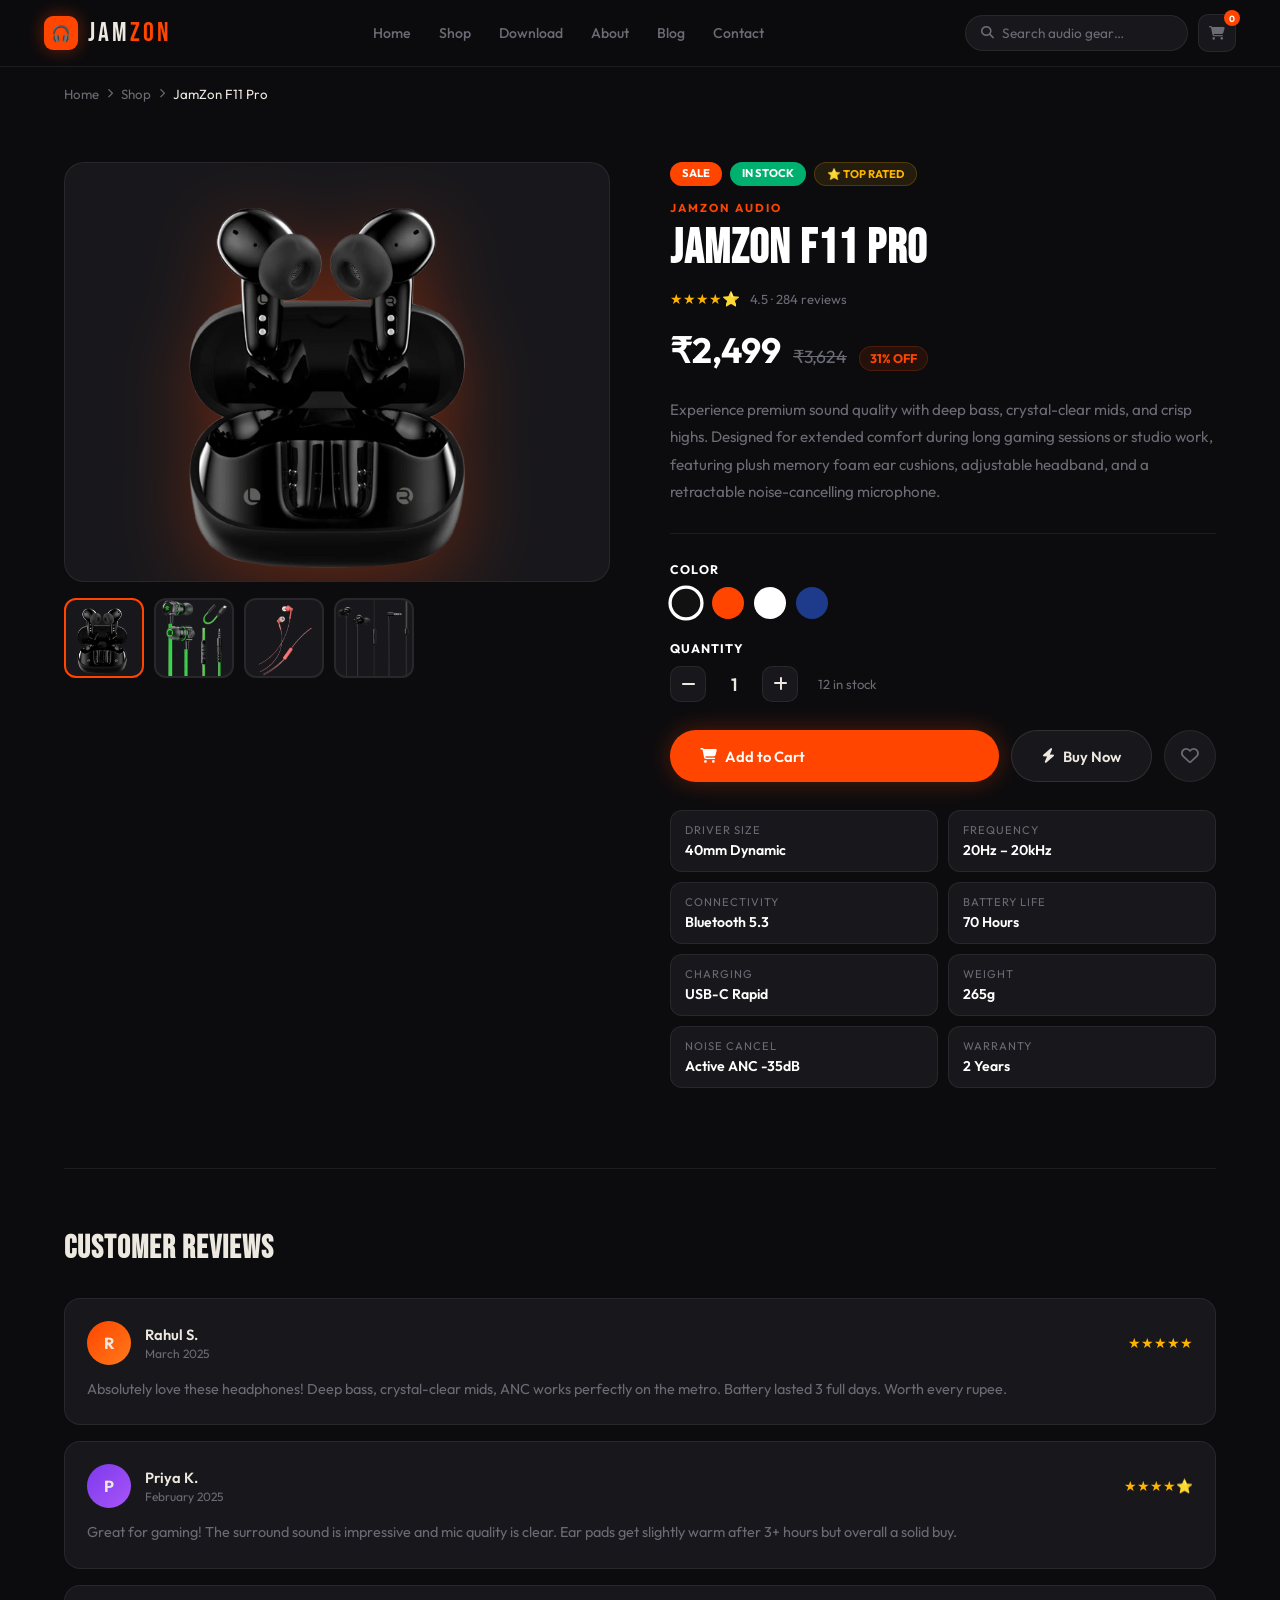
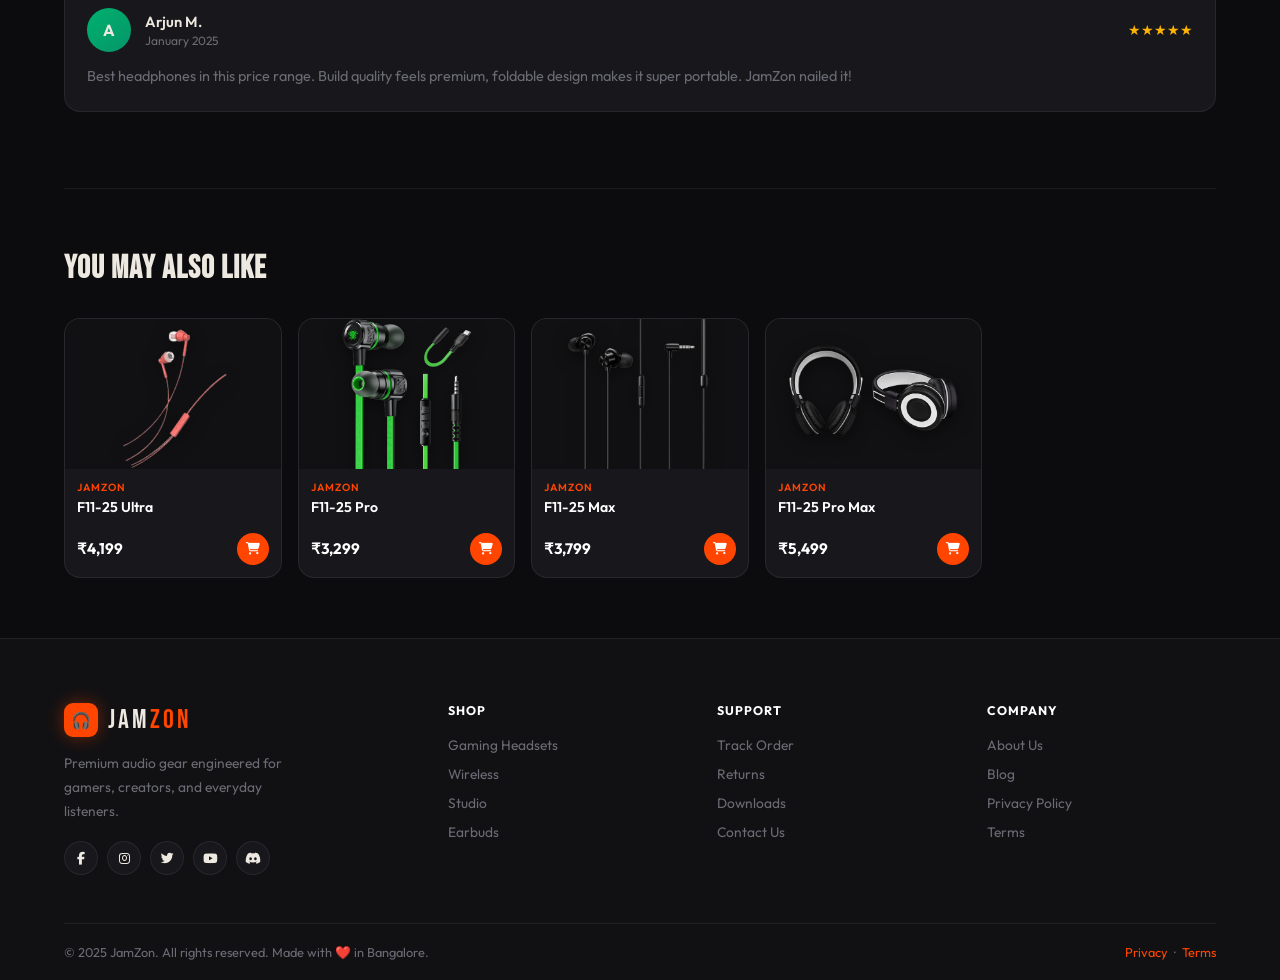
<file: pages/product.html>
<!DOCTYPE html><html lang="en"><head>
    <meta charset="UTF-8"><meta name="viewport" content="width=device-width,initial-scale=1.0">
    <title>Product | JamZon</title>
    <link rel="stylesheet" href="https://cdnjs.cloudflare.com/ajax/libs/font-awesome/6.5.0/css/all.min.css">
    <link href="https://fonts.googleapis.com/css2?family=Bebas+Neue&family=Outfit:wght@300;400;500;600;700&display=swap" rel="stylesheet"/>
    <style>*{margin:0;padding:0;box-sizing:border-box;}body{background:#0c0c0e;color:#ede9e0;font-family:'Outfit',sans-serif;overflow-x:hidden;}a{text-decoration:none;color:inherit;}ul{list-style:none;}::-webkit-scrollbar{width:5px;}::-webkit-scrollbar-track{background:#0c0c0e;}::-webkit-scrollbar-thumb{background:#ff4500;border-radius:3px;}.container{max-width:1200px;margin:0 auto;padding:0 24px;}.btn{display:inline-flex;align-items:center;gap:8px;background:#ff4500;color:#fff;padding:13px 30px;border-radius:40px;font-weight:600;cursor:pointer;transition:all .3s;border:none;box-shadow:0 0 24px rgba(255,69,0,.3);font-family:'Outfit',sans-serif;font-size:.92rem;}.btn:hover{background:#ff7a1a;transform:translateY(-2px);}.section-label{display:inline-flex;align-items:center;gap:8px;font-size:.7rem;letter-spacing:3px;text-transform:uppercase;color:#ff4500;margin-bottom:10px;}.section-label::before{content:'';width:18px;height:1.5px;background:#ff4500;}.section-title{font-family:'Bebas Neue',sans-serif;font-size:clamp(2rem,5vw,3.2rem);letter-spacing:1px;color:#fff;}
#header{display:flex;align-items:center;justify-content:space-between;padding:0 44px;height:66px;background:rgba(12,12,14,.9);backdrop-filter:blur(16px);box-shadow:0 1px 0 rgba(255,255,255,.07);position:sticky;top:0;z-index:1000;}.logo{display:flex;align-items:center;gap:10px;}.logo-mark{width:34px;height:34px;background:#ff4500;border-radius:9px;display:flex;align-items:center;justify-content:center;font-size:1rem;box-shadow:0 0 18px rgba(255,69,0,.4);}.logo-text{font-family:'Bebas Neue',sans-serif;font-size:1.7rem;letter-spacing:3px;}.logo-text span{color:#ff4500;}#navbar{display:flex;align-items:center;gap:2px;}#navbar li a{display:block;padding:7px 13px;border-radius:8px;font-size:.88rem;font-weight:500;color:#6b6b75;transition:.2s;}#navbar li a:hover,#navbar li a.active{color:#fff;background:rgba(255,255,255,.05);}.header-right{display:flex;align-items:center;gap:10px;}.search-bar{display:flex;align-items:center;gap:8px;background:#18181c;border:1px solid rgba(255,255,255,.07);border-radius:30px;padding:8px 15px;}.search-bar:focus-within{border-color:#ff4500;}.search-bar i{color:#6b6b75;font-size:.8rem;}.search-bar input{background:transparent;border:none;color:#ede9e0;outline:none;width:170px;font-family:'Outfit',sans-serif;font-size:.85rem;}.search-bar input::placeholder{color:#6b6b75;}.cart-icon{position:relative;width:38px;height:38px;background:#18181c;border:1px solid rgba(255,255,255,.07);border-radius:10px;display:flex;align-items:center;justify-content:center;color:#6b6b75;font-size:.88rem;cursor:pointer;}.cart-count{position:absolute;top:-5px;right:-5px;background:#ff4500;color:#fff;font-size:.56rem;font-weight:700;width:16px;height:16px;border-radius:50%;display:flex;align-items:center;justify-content:center;}.ham{display:none;flex-direction:column;gap:5px;cursor:pointer;}.ham span{display:block;width:22px;height:2px;background:#ede9e0;border-radius:2px;}.mob-menu{display:none;position:fixed;inset:0;background:rgba(12,12,14,.97);backdrop-filter:blur(24px);z-index:2000;flex-direction:column;align-items:center;justify-content:center;gap:20px;}.mob-menu.open{display:flex;}.mob-menu a{font-family:'Bebas Neue',sans-serif;font-size:3rem;letter-spacing:3px;color:#ede9e0;transition:.2s;}.mob-menu a:hover{color:#ff4500;}.mob-close{position:absolute;top:20px;right:20px;background:#18181c;border:1px solid rgba(255,255,255,.07);color:#ede9e0;width:42px;height:42px;border-radius:50%;display:flex;align-items:center;justify-content:center;cursor:pointer;}
.page-hero{padding:80px 0;background:linear-gradient(135deg,#0c0c0e,#1a0500);text-align:center;position:relative;overflow:hidden;}.page-hero::before{content:'';position:absolute;width:400px;height:400px;background:radial-gradient(circle,rgba(255,69,0,.1),transparent 70%);top:50%;left:50%;transform:translate(-50%,-50%);border-radius:50%;}.page-hero h1{font-family:'Bebas Neue',sans-serif;font-size:clamp(2.5rem,5vw,4.5rem);letter-spacing:2px;position:relative;z-index:1;}.page-hero p{color:#6b6b75;font-size:1rem;margin-top:10px;position:relative;z-index:1;}
#footer{background:#111113;border-top:1px solid rgba(255,255,255,.07);padding:64px 0 0;}.footer-grid{display:grid;grid-template-columns:1.5fr 1fr 1fr 1fr;gap:40px;padding-bottom:48px;border-bottom:1px solid rgba(255,255,255,.07);}.footer-brand p{color:#6b6b75;font-size:.86rem;line-height:1.75;margin:14px 0 18px;max-width:240px;}.social-icons{display:flex;gap:9px;}.social-icons a{width:34px;height:34px;background:#18181c;border:1px solid rgba(255,255,255,.07);border-radius:50%;display:flex;align-items:center;justify-content:center;font-size:.8rem;transition:.2s;}.social-icons a:hover{background:#ff4500;border-color:#ff4500;color:#fff;}.footer-col h3{font-size:.78rem;font-weight:700;letter-spacing:1px;text-transform:uppercase;margin-bottom:16px;color:#fff;}.footer-col ul li{margin-bottom:9px;}.footer-col ul li a{color:#6b6b75;font-size:.86rem;transition:.2s;}.footer-col ul li a:hover{color:#ff4500;}.copyright{display:flex;justify-content:space-between;align-items:center;padding:20px 0;flex-wrap:wrap;gap:10px;}.copyright p{color:#6b6b75;font-size:.8rem;}.copyright a{color:#ff4500;}
.toast-wrap{position:fixed;bottom:22px;right:22px;display:flex;flex-direction:column;gap:9px;z-index:9990;}.toast{background:#18181c;border:1px solid rgba(255,255,255,.07);border-left:3px solid #ff4500;border-radius:11px;padding:12px 17px;display:flex;align-items:center;gap:10px;font-size:.85rem;box-shadow:0 10px 28px rgba(0,0,0,.5);animation:tIn .3s ease,tOut .4s ease 2.6s forwards;max-width:280px;}@keyframes tIn{from{transform:translateX(110%);opacity:0}to{transform:translateX(0);opacity:1}}@keyframes tOut{to{opacity:0;transform:translateX(110%)}}.toast i{color:#ff4500;}
.reveal{opacity:0;transform:translateY(24px);transition:.6s ease;}.reveal.in{opacity:1;transform:translateY(0);}
@media(max-width:1024px){#header{padding:0 22px;}#navbar,.search-bar{display:none;}.ham{display:flex;}.footer-grid{grid-template-columns:1fr 1fr;}}@media(max-width:600px){.footer-grid{grid-template-columns:1fr;}}
.breadcrumb{padding:20px 0;display:flex;align-items:center;gap:8px;font-size:.83rem;color:#6b6b75;}.breadcrumb a{color:#6b6b75;transition:.2s;}.breadcrumb a:hover{color:#ff4500;}.breadcrumb span{color:#ede9e0;}
.product-detail{display:grid;grid-template-columns:1fr 1fr;gap:60px;padding:40px 0 80px;}
.product-gallery{display:flex;flex-direction:column;gap:16px;}
.main-img{background:#18181c;border:1px solid rgba(255,255,255,.07);border-radius:20px;height:420px;display:flex;align-items:center;justify-content:center;overflow:hidden;position:relative;}
.main-img::before{content:'';position:absolute;width:300px;height:300px;background:radial-gradient(circle,rgba(255,69,0,.12),transparent 70%);border-radius:50%;pointer-events:none;}
.main-img img{width:100%;height:100%;object-fit:contain;position:relative;z-index:1;filter:drop-shadow(0 20px 40px rgba(255,69,0,.3));animation:float 5s ease-in-out infinite;}
@keyframes float{0%,100%{transform:translateY(0) rotate(-3deg)}50%{transform:translateY(-15px) rotate(3deg)}}
.thumb-row{display:flex;gap:10px;}
.thumb{background:#18181c;border:2px solid rgba(255,255,255,.07);border-radius:12px;width:80px;height:80px;display:flex;align-items:center;justify-content:center;overflow:hidden;cursor:pointer;transition:.2s;}
.thumb:hover,.thumb.active{border-color:#ff4500;}
.thumb img{width:100%;height:100%;object-fit:contain;}
.badge-row{display:flex;gap:8px;margin-bottom:14px;}.badge{padding:4px 12px;border-radius:20px;font-size:.7rem;font-weight:700;text-transform:uppercase;}.badge-sale{background:#ff4500;color:#fff;}.badge-stock{background:#00b06e;color:#fff;}.badge-rating{background:rgba(255,180,0,.1);color:#ffb400;border:1px solid rgba(255,180,0,.2);}
.prod-brand{font-size:.72rem;color:#ff4500;font-weight:700;letter-spacing:2px;text-transform:uppercase;margin-bottom:8px;}
.prod-name{font-family:'Bebas Neue',sans-serif;font-size:clamp(2rem,4vw,3rem);letter-spacing:1px;color:#fff;line-height:1.1;margin-bottom:14px;}
.prod-stars{display:flex;align-items:center;gap:10px;margin-bottom:20px;}.stars{color:#ffb400;font-size:.9rem;}.review-count{font-size:.82rem;color:#6b6b75;}
.prod-price-row{display:flex;align-items:baseline;gap:12px;margin-bottom:24px;}.prod-price{font-size:2.2rem;font-weight:700;color:#fff;}.prod-price-old{font-size:1.1rem;color:#6b6b75;text-decoration:line-through;}.prod-discount{background:rgba(255,69,0,.1);color:#ff4500;border:1px solid rgba(255,69,0,.2);padding:4px 10px;border-radius:20px;font-size:.78rem;font-weight:700;}
.prod-desc{color:#6b6b75;font-size:.95rem;line-height:1.8;margin-bottom:28px;border-bottom:1px solid rgba(255,255,255,.07);padding-bottom:28px;}
.option-label{font-size:.78rem;font-weight:700;letter-spacing:1px;text-transform:uppercase;color:#fff;margin-bottom:10px;}
.color-row{display:flex;gap:10px;margin-bottom:22px;}.color-dot{width:32px;height:32px;border-radius:50%;cursor:pointer;transition:.2s;border:3px solid transparent;}.color-dot:hover,.color-dot.active{border-color:#fff;transform:scale(1.1);}
.qty-row{display:flex;align-items:center;gap:12px;margin-bottom:28px;}.qty-btn{width:36px;height:36px;background:#18181c;border:1px solid rgba(255,255,255,.07);border-radius:10px;display:flex;align-items:center;justify-content:center;cursor:pointer;font-size:1rem;color:#ede9e0;transition:.2s;}.qty-btn:hover{border-color:#ff4500;color:#ff4500;}.qty-val{font-size:1.1rem;font-weight:600;min-width:32px;text-align:center;}
.action-row{display:flex;gap:12px;flex-wrap:wrap;margin-bottom:28px;}.wish-big{width:52px;height:52px;background:#18181c;border:1px solid rgba(255,255,255,.07);border-radius:50%;display:flex;align-items:center;justify-content:center;cursor:pointer;transition:.2s;font-size:1.1rem;color:#6b6b75;}.wish-big:hover,.wish-big.on{color:#e6006e;border-color:#e6006e;}
.spec-grid{display:grid;grid-template-columns:1fr 1fr;gap:10px;}.spec-item{background:#18181c;border:1px solid rgba(255,255,255,.07);border-radius:12px;padding:12px 14px;}.spec-key{font-size:.7rem;color:#6b6b75;text-transform:uppercase;letter-spacing:1px;margin-bottom:4px;}.spec-val{font-size:.88rem;font-weight:600;color:#fff;}
.reviews-section{padding:60px 0;border-top:1px solid rgba(255,255,255,.07);}.reviews-section h3{font-family:'Bebas Neue',sans-serif;font-size:2rem;letter-spacing:1px;margin-bottom:30px;}.review-card{background:#18181c;border:1px solid rgba(255,255,255,.07);border-radius:16px;padding:22px;margin-bottom:16px;}.review-header{display:flex;align-items:center;gap:14px;margin-bottom:12px;}.reviewer-avatar{width:44px;height:44px;border-radius:50%;display:flex;align-items:center;justify-content:center;font-weight:700;font-size:1rem;background:linear-gradient(135deg,#ff4500,#ff7a1a);}.reviewer-name{font-weight:600;font-size:.92rem;}.reviewer-date{font-size:.75rem;color:#6b6b75;margin-top:2px;}.review-stars{margin-left:auto;color:#ffb400;font-size:.85rem;}.review-text{color:#6b6b75;font-size:.9rem;line-height:1.75;}
.related-section{padding:60px 0;border-top:1px solid rgba(255,255,255,.07);}.related-section h3{font-family:'Bebas Neue',sans-serif;font-size:2rem;letter-spacing:1px;margin-bottom:30px;}.rel-grid{display:grid;grid-template-columns:repeat(auto-fill,minmax(200px,1fr));gap:16px;}.rel-pro{background:#18181c;border:1px solid rgba(255,255,255,.07);border-radius:16px;overflow:hidden;cursor:pointer;transition:all .3s;}.rel-pro:hover{border-color:rgba(255,69,0,.3);transform:translateY(-4px);}.rel-img{background:#111113;height:150px;display:flex;align-items:center;justify-content:center;overflow:hidden;}.rel-img img{width:100%;height:100%;object-fit:contain;filter:drop-shadow(0 4px 8px rgba(0,0,0,.5));transition:transform .3s;}.rel-pro:hover .rel-img img{transform:scale(1.08);}.rel-info{padding:12px;}.rel-brand{font-size:.65rem;color:#ff4500;font-weight:600;text-transform:uppercase;letter-spacing:1px;}.rel-name{font-size:.88rem;font-weight:600;color:#fff;margin:4px 0 5px;}.rel-foot{display:flex;align-items:center;justify-content:space-between;padding:0 12px 12px;}.rel-price{font-size:.95rem;font-weight:700;color:#fff;}.cart-btn-sm{width:32px;height:32px;background:#ff4500;border-radius:50%;display:flex;align-items:center;justify-content:center;color:#fff;font-size:.78rem;border:none;cursor:pointer;transition:.25s;}.cart-btn-sm:hover{background:#ff7a1a;transform:scale(1.1);}
@media(max-width:1024px){.product-detail{grid-template-columns:1fr;gap:30px;}.spec-grid{grid-template-columns:1fr;}}</style>
</head><body><header id="header">
    <a href="home.html" class="logo"><div class="logo-mark">🎧</div><div class="logo-text">Jam<span>Zon</span></div></a>
    <nav><ul id="navbar">
        <li><a href="home.html">Home</a></li>
        <li><a href="shop.html">Shop</a></li>
        <li><a href="download.html">Download</a></li>
        <li><a href="about.html">About</a></li>
        <li><a href="blog.html">Blog</a></li>
        <li><a href="contact.html">Contact</a></li>
    </ul></nav>
    <div class="header-right">
        <div class="search-bar"><i class="fas fa-search"></i><input type="text" placeholder="Search audio gear…"/></div>
        <a href="cart.html" class="cart-icon"><i class="fas fa-shopping-cart"></i><span class="cart-count" id="cartCount">0</span></a>
        <div class="ham" id="ham"><span></span><span></span><span></span></div>
    </div>
</header>
<div class="mob-menu" id="mobMenu"><button class="mob-close" id="mobClose"><i class="fas fa-times"></i></button>
<a href="home.html">Home</a><a href="shop.html">Shop</a><a href="download.html">Download</a>
<a href="about.html">About</a><a href="blog.html">Blog</a><a href="contact.html">Contact</a><a href="cart.html">Cart</a></div>
<div class="container">
<div class="breadcrumb"><a href="home.html">Home</a><i class="fas fa-chevron-right" style="font-size:.6rem"></i><a href="shop.html">Shop</a><i class="fas fa-chevron-right" style="font-size:.6rem"></i><span id="breadProduct">Product</span></div>
<div class="product-detail">
    <div class="product-gallery">
        <div class="main-img">
            <img id="mainImg" src="../assets/images/headset12-removebg-preview.png" alt="Product" style="width:100%;height:100%;object-fit:contain;">
        </div>
        <div class="thumb-row">
            <div class="thumb active" data-img="../assets/images/headset12-removebg-preview.png">
                <img src="../assets/images/headset12-removebg-preview.png" alt="" style="width:100%;height:100%;object-fit:contain;">
            </div>
            <div class="thumb" data-img="../assets/images/headset13-removebg-preview.png">
                <img src="../assets/images/headset13-removebg-preview.png" alt="" style="width:100%;height:100%;object-fit:contain;">
            </div>
            <div class="thumb" data-img="../assets/images/headset16-removebg-preview.png">
                <img src="../assets/images/headset16-removebg-preview.png" alt="" style="width:100%;height:100%;object-fit:contain;">
            </div>
            <div class="thumb" data-img="../assets/images/headset17-removebg-preview.png">
                <img src="../assets/images/headset17-removebg-preview.png" alt="" style="width:100%;height:100%;object-fit:contain;">
            </div>
        </div>
    </div>
    <div class="product-info">
        <div class="badge-row"><span class="badge badge-sale">Sale</span><span class="badge badge-stock">In Stock</span><span class="badge badge-rating">⭐ Top Rated</span></div>
        <div class="prod-brand">JamZon Audio</div>
        <h1 class="prod-name" id="prodName">JamZon F11 Pro</h1>
        <div class="prod-stars"><span class="stars">★★★★⭐</span><span class="review-count">4.5 · 284 reviews</span></div>
        <div class="prod-price-row"><span class="prod-price" id="prodPrice">₹2,499</span><span class="prod-price-old" id="prodOld">₹3,999</span><span class="prod-discount" id="prodDisc">38% OFF</span></div>
        <p class="prod-desc">Experience premium sound quality with deep bass, crystal-clear mids, and crisp highs. Designed for extended comfort during long gaming sessions or studio work, featuring plush memory foam ear cushions, adjustable headband, and a retractable noise-cancelling microphone.</p>
        <div class="option-label">Color</div>
        <div class="color-row"><div class="color-dot active" style="background:#111"></div><div class="color-dot" style="background:#ff4500"></div><div class="color-dot" style="background:#fff"></div><div class="color-dot" style="background:#1e3a8a"></div></div>
        <div class="option-label">Quantity</div>
        <div class="qty-row"><div class="qty-btn" id="qtyMinus"><i class="fas fa-minus"></i></div><div class="qty-val" id="qtyVal">1</div><div class="qty-btn" id="qtyPlus"><i class="fas fa-plus"></i></div><span style="font-size:.82rem;color:#6b6b75;margin-left:8px;">12 in stock</span></div>
        <div class="action-row"><button class="btn" id="addCartBtn" style="flex:1"><i class="fas fa-cart-shopping"></i> Add to Cart</button><button class="btn" style="background:#18181c;color:#ede9e0;border:1px solid rgba(255,255,255,.1);box-shadow:none" onclick="window.location.href='cart.html'"><i class="fas fa-bolt"></i> Buy Now</button><button class="wish-big" id="wishBig"><i class="far fa-heart"></i></button></div>
        <div class="spec-grid">
            <div class="spec-item"><div class="spec-key">Driver Size</div><div class="spec-val">40mm Dynamic</div></div>
            <div class="spec-item"><div class="spec-key">Frequency</div><div class="spec-val">20Hz – 20kHz</div></div>
            <div class="spec-item"><div class="spec-key">Connectivity</div><div class="spec-val">Bluetooth 5.3</div></div>
            <div class="spec-item"><div class="spec-key">Battery Life</div><div class="spec-val">70 Hours</div></div>
            <div class="spec-item"><div class="spec-key">Charging</div><div class="spec-val">USB-C Rapid</div></div>
            <div class="spec-item"><div class="spec-key">Weight</div><div class="spec-val">265g</div></div>
            <div class="spec-item"><div class="spec-key">Noise Cancel</div><div class="spec-val">Active ANC -35dB</div></div>
            <div class="spec-item"><div class="spec-key">Warranty</div><div class="spec-val">2 Years</div></div>
        </div>
    </div>
</div>
<div class="reviews-section">
    <h3>Customer Reviews</h3>
    <div class="review-card"><div class="review-header"><div class="reviewer-avatar">R</div><div><div class="reviewer-name">Rahul S.</div><div class="reviewer-date">March 2025</div></div><div class="review-stars">★★★★★</div></div><p class="review-text">Absolutely love these headphones! Deep bass, crystal-clear mids, ANC works perfectly on the metro. Battery lasted 3 full days. Worth every rupee.</p></div>
    <div class="review-card"><div class="review-header"><div class="reviewer-avatar" style="background:linear-gradient(135deg,#7c3aed,#a855f7)">P</div><div><div class="reviewer-name">Priya K.</div><div class="reviewer-date">February 2025</div></div><div class="review-stars">★★★★⭐</div></div><p class="review-text">Great for gaming! The surround sound is impressive and mic quality is clear. Ear pads get slightly warm after 3+ hours but overall a solid buy.</p></div>
    <div class="review-card"><div class="review-header"><div class="reviewer-avatar" style="background:linear-gradient(135deg,#00b06e,#059669)">A</div><div><div class="reviewer-name">Arjun M.</div><div class="reviewer-date">January 2025</div></div><div class="review-stars">★★★★★</div></div><p class="review-text">Best headphones in this price range. Build quality feels premium, foldable design makes it super portable. JamZon nailed it!</p></div>
</div>
<div class="related-section">
    <h3>You May Also Like</h3>
    <div class="rel-grid">
        <div class="rel-pro" onclick="location.href='product.html?img=../assets/images/headset16-removebg-preview.png&name=JamZon F11-25 Ultra&price=4199'"><div class="rel-img"><img src="../assets/images/headset16-removebg-preview.png" alt="" style="width:100%;height:100%;object-fit:contain;"></div><div class="rel-info"><div class="rel-brand">JamZon</div><div class="rel-name">F11-25 Ultra</div></div><div class="rel-foot"><span class="rel-price">₹4,199</span><button class="cart-btn-sm add-to-cart" data-name="JamZon F11-25 Ultra" data-price="4199" data-img="../assets/images/headset16-removebg-preview.png" onclick="event.stopPropagation()"><i class="fas fa-cart-shopping"></i></button></div></div>
        <div class="rel-pro" onclick="location.href='product.html?img=../assets/images/headset13-removebg-preview.png&name=JamZon F11-25 Pro&price=3299'"><div class="rel-img"><img src="../assets/images/headset13-removebg-preview.png" alt="" style="width:100%;height:100%;object-fit:contain;"></div><div class="rel-info"><div class="rel-brand">JamZon</div><div class="rel-name">F11-25 Pro</div></div><div class="rel-foot"><span class="rel-price">₹3,299</span><button class="cart-btn-sm add-to-cart" data-name="JamZon F11-25 Pro" data-price="3299" data-img="../assets/images/headset13-removebg-preview.png" onclick="event.stopPropagation()"><i class="fas fa-cart-shopping"></i></button></div></div>
        <div class="rel-pro" onclick="location.href='product.html?img=../assets/images/headset17-removebg-preview.png&name=JamZon F11-25 Max&price=3799'"><div class="rel-img"><img src="../assets/images/headset17-removebg-preview.png" alt="" style="width:100%;height:100%;object-fit:contain;"></div><div class="rel-info"><div class="rel-brand">JamZon</div><div class="rel-name">F11-25 Max</div></div><div class="rel-foot"><span class="rel-price">₹3,799</span><button class="cart-btn-sm add-to-cart" data-name="JamZon F11-25 Max" data-price="3799" data-img="../assets/images/headset17-removebg-preview.png" onclick="event.stopPropagation()"><i class="fas fa-cart-shopping"></i></button></div></div>
        <div class="rel-pro" onclick="location.href='product.html?img=../assets/images/d1-removebg-preview.png&name=JamZon F11-25 Pro Max&price=5499'"><div class="rel-img"><img src="../assets/images/d1-removebg-preview.png" alt="" style="width:100%;height:100%;object-fit:contain;"></div><div class="rel-info"><div class="rel-brand">JamZon</div><div class="rel-name">F11-25 Pro Max</div></div><div class="rel-foot"><span class="rel-price">₹5,499</span><button class="cart-btn-sm add-to-cart" data-name="JamZon F11-25 Pro Max" data-price="5499" data-img="../assets/images/d1-removebg-preview.png" onclick="event.stopPropagation()"><i class="fas fa-cart-shopping"></i></button></div></div>
    </div>
</div>
</div>
<footer id="footer"><div class="container"><div class="footer-grid">
    <div class="footer-brand"><div class="logo"><div class="logo-mark">🎧</div><div class="logo-text">Jam<span>Zon</span></div></div>
    <p>Premium audio gear engineered for gamers, creators, and everyday listeners.</p>
    <div class="social-icons"><a href="#"><i class="fab fa-facebook-f"></i></a><a href="#"><i class="fab fa-instagram"></i></a><a href="#"><i class="fab fa-twitter"></i></a><a href="#"><i class="fab fa-youtube"></i></a><a href="#"><i class="fab fa-discord"></i></a></div></div>
    <div class="footer-col"><h3>Shop</h3><ul><li><a href="shop.html">Gaming Headsets</a></li><li><a href="shop.html">Wireless</a></li><li><a href="shop.html">Studio</a></li><li><a href="shop.html">Earbuds</a></li></ul></div>
    <div class="footer-col"><h3>Support</h3><ul><li><a href="#">Track Order</a></li><li><a href="#">Returns</a></li><li><a href="download.html">Downloads</a></li><li><a href="contact.html">Contact Us</a></li></ul></div>
    <div class="footer-col"><h3>Company</h3><ul><li><a href="about.html">About Us</a></li><li><a href="blog.html">Blog</a></li><li><a href="#">Privacy Policy</a></li><li><a href="#">Terms</a></li></ul></div>
</div><div class="copyright"><p>© 2025 JamZon. All rights reserved. Made with ❤️ in Bangalore.</p><p><a href="#">Privacy</a> &nbsp;·&nbsp; <a href="#">Terms</a></p></div></div></footer>
<div class="toast-wrap" id="toastWrap"></div><script>
const params=new URLSearchParams(location.search);
const pName=params.get('name')||'JamZon F11 Pro';
const pImg=params.get('img')||'../assets/images/headset12-removebg-preview.png';
const rawPrice=parseInt((params.get('price')||'2499').replace(/[^0-9]/g,''))||2499;
document.getElementById('prodName').textContent=pName;
document.getElementById('breadProduct').textContent=pName;
document.getElementById('mainImg').src=pImg;
document.getElementById('prodPrice').textContent='₹'+rawPrice.toLocaleString('en-IN');
const oldP=Math.round(rawPrice*1.45);
document.getElementById('prodOld').textContent='₹'+oldP.toLocaleString('en-IN');
document.getElementById('prodDisc').textContent=Math.round((1-rawPrice/oldP)*100)+'% OFF';
let qty=1;
document.getElementById('qtyMinus').onclick=()=>{if(qty>1){qty--;document.getElementById('qtyVal').textContent=qty;}};
document.getElementById('qtyPlus').onclick=()=>{qty++;document.getElementById('qtyVal').textContent=qty;};
document.getElementById('wishBig').addEventListener('click',function(){this.classList.toggle('on');this.innerHTML=this.classList.contains('on')?'<i class="fas fa-heart"></i>':'<i class="far fa-heart"></i>';});
document.querySelectorAll('.thumb').forEach(t=>{t.addEventListener('click',()=>{document.querySelectorAll('.thumb').forEach(x=>x.classList.remove('active'));t.classList.add('active');document.getElementById('mainImg').src=t.dataset.img;});});
document.querySelectorAll('.color-dot').forEach(d=>{d.addEventListener('click',()=>{document.querySelectorAll('.color-dot').forEach(x=>x.classList.remove('active'));d.classList.add('active');});});
function getCart(){try{return JSON.parse(localStorage.getItem('jamzon_cart'))||[];}catch{return[];}}
function saveCart(c){localStorage.setItem('jamzon_cart',JSON.stringify(c));}
function updateBadge(){document.getElementById('cartCount').textContent=getCart().reduce((s,i)=>s+(i.qty||1),0);}
function toast(msg){const w=document.getElementById('toastWrap'),t=document.createElement('div');t.className='toast';t.innerHTML='<i class="fas fa-check-circle"></i> '+msg;w.appendChild(t);setTimeout(()=>t.remove(),3100);}
document.getElementById('addCartBtn').addEventListener('click',()=>{let c=getCart();const ex=c.find(i=>i.name===pName);if(ex)ex.qty=(ex.qty||1)+qty;else c.push({name:pName,price:rawPrice,img:pImg,qty});saveCart(c);updateBadge();toast(pName+' added to cart!');});
document.querySelectorAll('.add-to-cart').forEach(btn=>{btn.addEventListener('click',e=>{e.stopPropagation();const{name,price,img}=btn.dataset;let c=getCart();const ex=c.find(i=>i.name===name);if(ex)ex.qty=(ex.qty||1)+1;else c.push({name,price:parseFloat(price),img,qty:1});saveCart(c);updateBadge();toast(name+' added!');});});
updateBadge();
document.getElementById('ham').addEventListener('click',()=>document.getElementById('mobMenu').classList.add('open'));
document.getElementById('mobClose').addEventListener('click',()=>document.getElementById('mobMenu').classList.remove('open'));
</script></body></html>
</file>
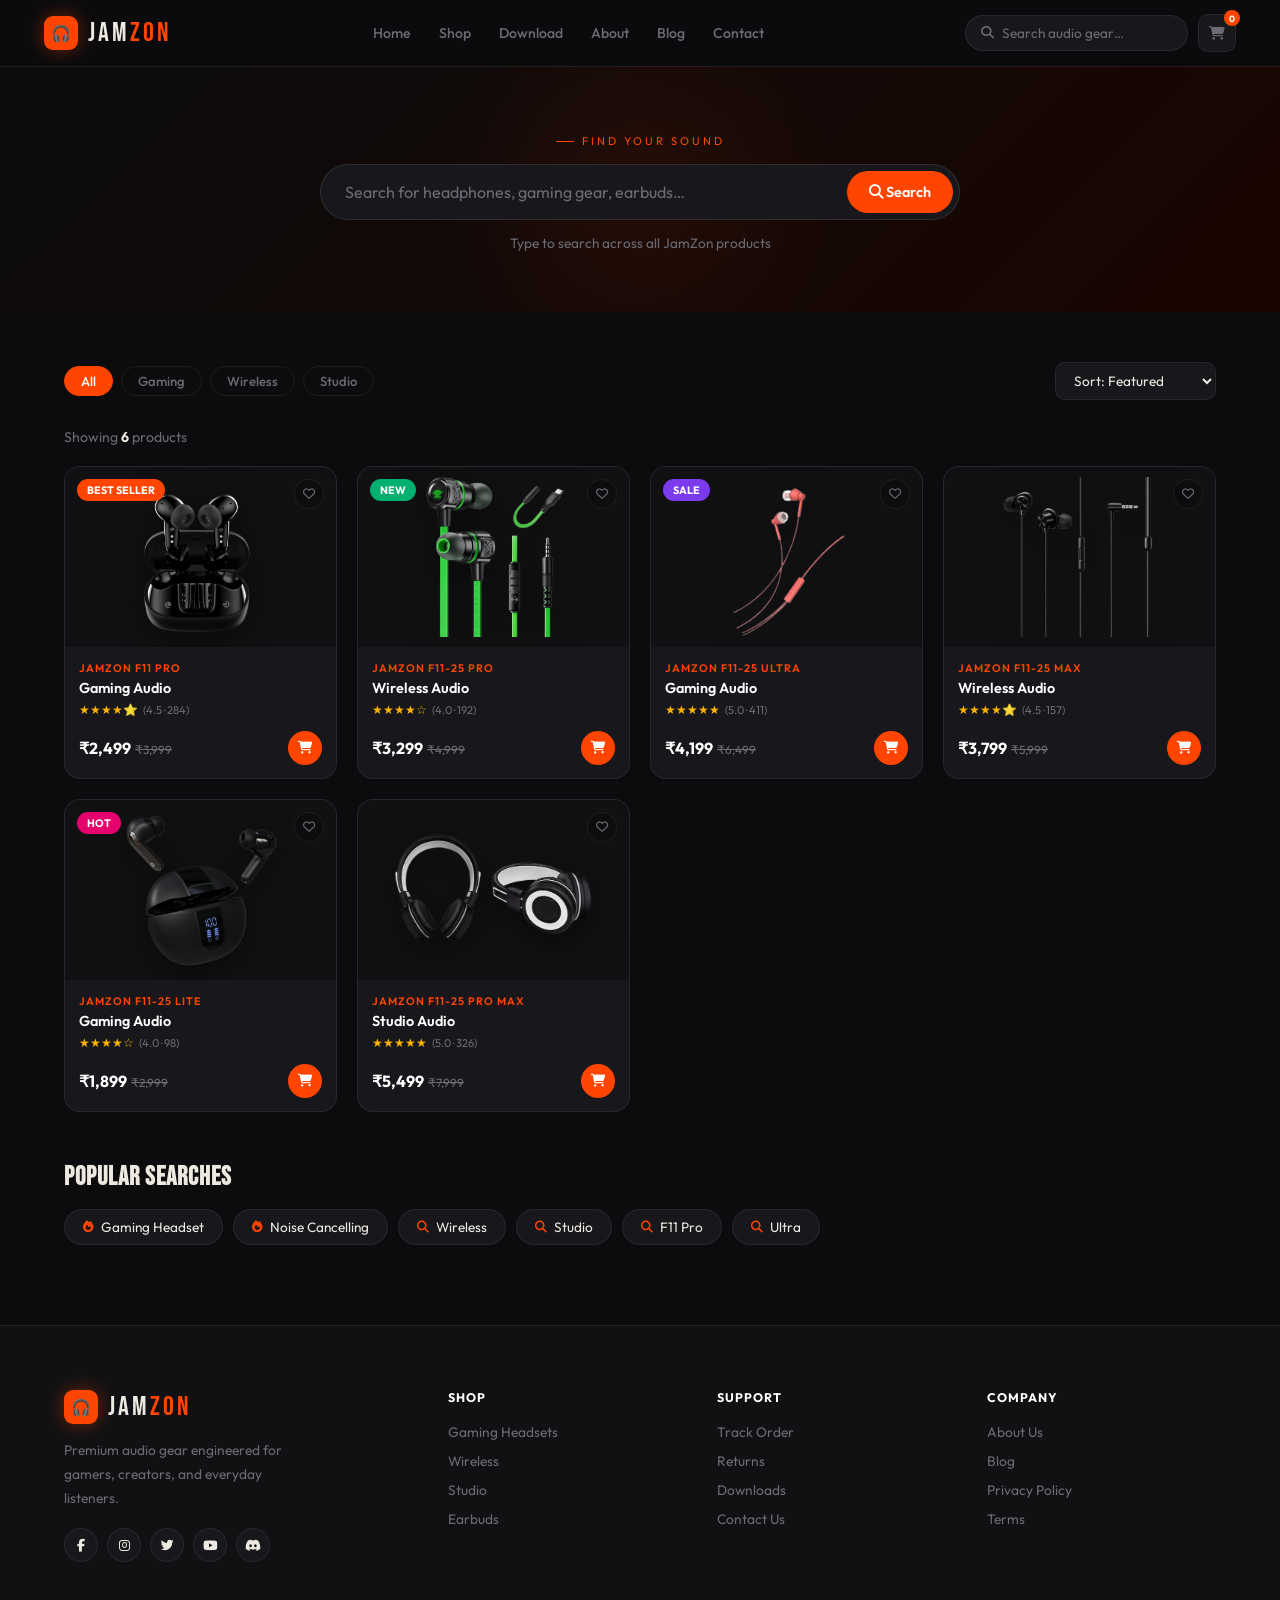
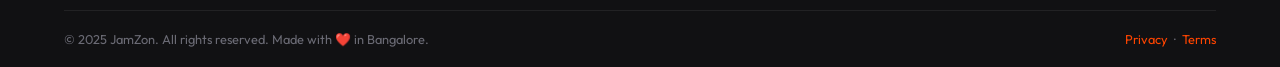
<file: pages/search.html>
<!DOCTYPE html><html lang="en"><head><meta charset="UTF-8"><meta name="viewport" content="width=device-width,initial-scale=1.0"><title>Search | JamZon</title><link rel="stylesheet" href="https://cdnjs.cloudflare.com/ajax/libs/font-awesome/6.5.0/css/all.min.css"><link href="https://fonts.googleapis.com/css2?family=Bebas+Neue&family=Outfit:wght@300;400;500;600;700&display=swap" rel="stylesheet"/><style>*{margin:0;padding:0;box-sizing:border-box;}body{background:#0c0c0e;color:#ede9e0;font-family:'Outfit',sans-serif;overflow-x:hidden;}a{text-decoration:none;color:inherit;}ul{list-style:none;}::-webkit-scrollbar{width:5px;}::-webkit-scrollbar-track{background:#0c0c0e;}::-webkit-scrollbar-thumb{background:#ff4500;border-radius:3px;}.container{max-width:1200px;margin:0 auto;padding:0 24px;}.btn{display:inline-flex;align-items:center;gap:8px;background:#ff4500;color:#fff;padding:13px 30px;border-radius:40px;font-weight:600;cursor:pointer;transition:all .3s;border:none;box-shadow:0 0 24px rgba(255,69,0,.3);font-family:'Outfit',sans-serif;font-size:.92rem;}.btn:hover{background:#ff7a1a;transform:translateY(-2px);}.btn-outline{display:inline-flex;align-items:center;gap:8px;background:transparent;color:#ede9e0;padding:12px 28px;border-radius:40px;font-weight:500;cursor:pointer;border:1px solid rgba(255,255,255,.12);transition:all .3s;font-family:'Outfit',sans-serif;font-size:.92rem;}.section-label{display:inline-flex;align-items:center;gap:8px;font-size:.7rem;letter-spacing:3px;text-transform:uppercase;color:#ff4500;margin-bottom:10px;}.section-label::before{content:'';width:18px;height:1.5px;background:#ff4500;}.section-title{font-family:'Bebas Neue',sans-serif;font-size:clamp(2rem,5vw,3.2rem);letter-spacing:1px;color:#fff;}
#header{display:flex;align-items:center;justify-content:space-between;padding:0 44px;height:66px;background:rgba(12,12,14,.9);backdrop-filter:blur(16px);box-shadow:0 1px 0 rgba(255,255,255,.07);position:sticky;top:0;z-index:1000;}.logo{display:flex;align-items:center;gap:10px;}.logo-mark{width:34px;height:34px;background:#ff4500;border-radius:9px;display:flex;align-items:center;justify-content:center;font-size:1rem;box-shadow:0 0 18px rgba(255,69,0,.4);}.logo-text{font-family:'Bebas Neue',sans-serif;font-size:1.7rem;letter-spacing:3px;}.logo-text span{color:#ff4500;}#navbar{display:flex;align-items:center;gap:2px;}#navbar li a{display:block;padding:7px 13px;border-radius:8px;font-size:.88rem;font-weight:500;color:#6b6b75;transition:.2s;}#navbar li a:hover,#navbar li a.active{color:#fff;background:rgba(255,255,255,.05);}.header-right{display:flex;align-items:center;gap:10px;}.search-bar{display:flex;align-items:center;gap:8px;background:#18181c;border:1px solid rgba(255,255,255,.07);border-radius:30px;padding:8px 15px;transition:.3s;}.search-bar:focus-within{border-color:#ff4500;}.search-bar i{color:#6b6b75;font-size:.8rem;}.search-bar input{background:transparent;border:none;color:#ede9e0;outline:none;width:170px;font-family:'Outfit',sans-serif;font-size:.85rem;}.search-bar input::placeholder{color:#6b6b75;}.cart-icon{position:relative;width:38px;height:38px;background:#18181c;border:1px solid rgba(255,255,255,.07);border-radius:10px;display:flex;align-items:center;justify-content:center;color:#6b6b75;font-size:.88rem;cursor:pointer;}.cart-count{position:absolute;top:-5px;right:-5px;background:#ff4500;color:#fff;font-size:.56rem;font-weight:700;width:16px;height:16px;border-radius:50%;display:flex;align-items:center;justify-content:center;}.ham{display:none;flex-direction:column;gap:5px;cursor:pointer;}.ham span{display:block;width:22px;height:2px;background:#ede9e0;border-radius:2px;}.mob-menu{display:none;position:fixed;inset:0;background:rgba(12,12,14,.97);backdrop-filter:blur(24px);z-index:2000;flex-direction:column;align-items:center;justify-content:center;gap:20px;}.mob-menu.open{display:flex;}.mob-menu a{font-family:'Bebas Neue',sans-serif;font-size:3rem;letter-spacing:3px;color:#ede9e0;transition:.2s;}.mob-menu a:hover{color:#ff4500;}.mob-close{position:absolute;top:20px;right:20px;background:#18181c;border:1px solid rgba(255,255,255,.07);color:#ede9e0;width:42px;height:42px;border-radius:50%;display:flex;align-items:center;justify-content:center;cursor:pointer;}
.page-hero{padding:80px 0;background:linear-gradient(135deg,#0c0c0e,#1a0500);text-align:center;position:relative;overflow:hidden;}.page-hero::before{content:'';position:absolute;width:400px;height:400px;background:radial-gradient(circle,rgba(255,69,0,.1),transparent 70%);top:50%;left:50%;transform:translate(-50%,-50%);border-radius:50%;pointer-events:none;}.page-hero h1{font-family:'Bebas Neue',sans-serif;font-size:clamp(2.5rem,5vw,4.5rem);letter-spacing:2px;position:relative;z-index:1;}.page-hero p{color:#6b6b75;font-size:1rem;margin-top:10px;position:relative;z-index:1;max-width:600px;margin-left:auto;margin-right:auto;}
#footer{background:#111113;border-top:1px solid rgba(255,255,255,.07);padding:64px 0 0;}.footer-grid{display:grid;grid-template-columns:1.5fr 1fr 1fr 1fr;gap:40px;padding-bottom:48px;border-bottom:1px solid rgba(255,255,255,.07);}.footer-brand p{color:#6b6b75;font-size:.86rem;line-height:1.75;margin:14px 0 18px;max-width:240px;}.social-icons{display:flex;gap:9px;}.social-icons a{width:34px;height:34px;background:#18181c;border:1px solid rgba(255,255,255,.07);border-radius:50%;display:flex;align-items:center;justify-content:center;font-size:.8rem;transition:.2s;}.social-icons a:hover{background:#ff4500;border-color:#ff4500;color:#fff;}.footer-col h3{font-size:.78rem;font-weight:700;letter-spacing:1px;text-transform:uppercase;margin-bottom:16px;color:#fff;}.footer-col ul li{margin-bottom:9px;}.footer-col ul li a{color:#6b6b75;font-size:.86rem;transition:.2s;}.footer-col ul li a:hover{color:#ff4500;}.copyright{display:flex;justify-content:space-between;align-items:center;padding:20px 0;flex-wrap:wrap;gap:10px;}.copyright p{color:#6b6b75;font-size:.8rem;}.copyright a{color:#ff4500;}
.toast-wrap{position:fixed;bottom:22px;right:22px;display:flex;flex-direction:column;gap:9px;z-index:9990;}.toast{background:#18181c;border:1px solid rgba(255,255,255,.07);border-left:3px solid #ff4500;border-radius:11px;padding:12px 17px;display:flex;align-items:center;gap:10px;font-size:.85rem;box-shadow:0 10px 28px rgba(0,0,0,.5);animation:tIn .3s ease,tOut .4s ease 2.6s forwards;max-width:280px;}@keyframes tIn{from{transform:translateX(110%);opacity:0}to{transform:translateX(0);opacity:1}}@keyframes tOut{to{opacity:0;transform:translateX(110%)}}.toast i{color:#ff4500;}
.reveal{opacity:0;transform:translateY(24px);transition:.6s ease;}.reveal.in{opacity:1;transform:translateY(0);}
@media(max-width:1024px){#header{padding:0 22px;}#navbar,.search-bar{display:none;}.ham{display:flex;}.footer-grid{grid-template-columns:1fr 1fr;}}@media(max-width:600px){.footer-grid{grid-template-columns:1fr;}}.search-hero{padding:60px 0;background:linear-gradient(135deg,#0c0c0e,#1a0500);text-align:center;position:relative;overflow:hidden;}.search-hero::before{content:'';position:absolute;width:400px;height:400px;background:radial-gradient(circle,rgba(255,69,0,.08),transparent 70%);top:50%;left:50%;transform:translate(-50%,-50%);border-radius:50%;}.search-big-bar{display:flex;max-width:640px;margin:0 auto;background:#18181c;border:1px solid rgba(255,255,255,.1);border-radius:50px;padding:6px 6px 6px 24px;position:relative;z-index:1;transition:.3s;}.search-big-bar:focus-within{border-color:#ff4500;box-shadow:0 0 0 4px rgba(255,69,0,.15);}.search-big-bar input{flex:1;background:transparent;border:none;color:#ede9e0;outline:none;font-family:'Outfit',sans-serif;font-size:1rem;}.search-big-bar input::placeholder{color:#6b6b75;}.search-big-bar button{background:#ff4500;border:none;color:#fff;padding:12px 22px;border-radius:40px;cursor:pointer;font-family:'Outfit',sans-serif;font-weight:600;font-size:.9rem;white-space:nowrap;}.search-meta{margin-top:14px;font-size:.85rem;color:#6b6b75;position:relative;z-index:1;}.search-meta strong{color:#ff4500;}
.search-page{padding:50px 0 80px;}.search-controls{display:flex;align-items:center;justify-content:space-between;flex-wrap:wrap;gap:12px;margin-bottom:28px;}.filter-chips{display:flex;gap:8px;flex-wrap:wrap;}.chip-btn{padding:6px 16px;border-radius:30px;font-size:.82rem;font-weight:500;border:1px solid rgba(255,255,255,.07);background:transparent;color:#6b6b75;cursor:pointer;transition:.2s;font-family:'Outfit',sans-serif;}.chip-btn.active,.chip-btn:hover{background:#ff4500;border-color:#ff4500;color:#fff;}.sort-sel{background:#18181c;border:1px solid rgba(255,255,255,.07);color:#ede9e0;padding:8px 14px;border-radius:10px;font-family:'Outfit',sans-serif;font-size:.85rem;outline:none;cursor:pointer;}.results-count{font-size:.88rem;color:#6b6b75;margin-bottom:20px;}.results-count strong{color:#ede9e0;}
.pro-container{display:grid;grid-template-columns:repeat(auto-fill,minmax(240px,1fr));gap:20px;}.pro{background:#18181c;border:1px solid rgba(255,255,255,.07);border-radius:16px;overflow:hidden;cursor:pointer;transition:all .3s;position:relative;}.pro:hover{border-color:rgba(255,69,0,.3);transform:translateY(-5px);box-shadow:0 20px 40px rgba(0,0,0,.5);}.product-badge{position:absolute;top:12px;left:12px;background:#ff4500;color:#fff;font-size:.67rem;font-weight:700;padding:4px 10px;border-radius:20px;text-transform:uppercase;z-index:2;}.wish-btn{position:absolute;top:12px;right:12px;z-index:2;width:30px;height:30px;border-radius:50%;background:rgba(12,12,14,.7);border:1px solid rgba(255,255,255,.07);display:flex;align-items:center;justify-content:center;color:#6b6b75;font-size:.76rem;cursor:pointer;transition:.2s;}.wish-btn:hover{color:#e6006e;}
.pro-img{background:#111113;height:180px;display:flex;align-items:center;justify-content:center;overflow:hidden;padding:10px;}
.pro-img img{width:100%;height:100%;object-fit:contain;transition:transform .4s;filter:drop-shadow(0 8px 16px rgba(0,0,0,.5));}
.pro:hover .pro-img img{transform:scale(1.1) rotate(-3deg);}
.pro .des{padding:14px 14px 0;}.pro .des .brand{font-size:.68rem;color:#ff4500;font-weight:600;text-transform:uppercase;letter-spacing:1px;}.pro .des h5{font-size:.9rem;font-weight:600;color:#fff;margin:4px 0 5px;}.star{color:#ffb400;font-size:.74rem;margin-bottom:4px;}.star span{color:#6b6b75;font-size:.7rem;margin-left:3px;}.pro-foot{display:flex;align-items:center;justify-content:space-between;padding:10px 14px 13px;}.pro .price{font-size:1rem;font-weight:700;color:#fff;}.pro .price-old{font-size:.74rem;color:#6b6b75;text-decoration:line-through;margin-left:4px;}.cart-btn-round{width:34px;height:34px;background:#ff4500;border-radius:50%;display:flex;align-items:center;justify-content:center;color:#fff;font-size:.8rem;border:none;cursor:pointer;transition:all .25s;}.cart-btn-round:hover{background:#ff7a1a;transform:scale(1.1);}.cart-btn-round.added{background:#00b06e;}
.no-results{text-align:center;padding:80px 20px;display:none;}.no-results .nr-emoji{font-size:5rem;margin-bottom:20px;}.no-results h3{font-family:'Bebas Neue',sans-serif;font-size:2rem;margin-bottom:10px;}.no-results p{color:#6b6b75;margin-bottom:24px;}
.popular-section{margin-top:50px;}.popular-section h3{font-family:'Bebas Neue',sans-serif;font-size:1.6rem;letter-spacing:1px;margin-bottom:16px;}.pop-tags{display:flex;flex-wrap:wrap;gap:10px;}.pop-tag{background:#18181c;border:1px solid rgba(255,255,255,.07);border-radius:30px;padding:8px 18px;font-size:.85rem;cursor:pointer;transition:.2s;display:flex;align-items:center;gap:7px;}.pop-tag:hover{background:#ff4500;border-color:#ff4500;color:#fff;}.pop-tag i{font-size:.75rem;color:#ff4500;}.pop-tag:hover i{color:#fff;}</style></head><body><header id="header"><a href="home.html" class="logo"><div class="logo-mark">🎧</div><div class="logo-text">Jam<span>Zon</span></div></a><nav><ul id="navbar"><li><a href="home.html">Home</a></li><li><a href="shop.html">Shop</a></li><li><a href="download.html">Download</a></li><li><a href="about.html">About</a></li><li><a href="blog.html">Blog</a></li><li><a href="contact.html">Contact</a></li></ul></nav><div class="header-right"><div class="search-bar"><i class="fas fa-search"></i><input type="text" placeholder="Search audio gear…"/></div><a href="cart.html" class="cart-icon"><i class="fas fa-shopping-cart"></i><span class="cart-count" id="cartCount">0</span></a><div class="ham" id="ham"><span></span><span></span><span></span></div></div></header><div class="mob-menu" id="mobMenu"><button class="mob-close" id="mobClose"><i class="fas fa-times"></i></button><a href="home.html">Home</a><a href="shop.html">Shop</a><a href="download.html">Download</a><a href="about.html">About</a><a href="blog.html">Blog</a><a href="contact.html">Contact</a><a href="cart.html">Cart</a></div><div class="search-hero"><div class="container"><div class="section-label" style="justify-content:center;margin-bottom:16px">Find Your Sound</div><div class="search-big-bar"><input type="text" id="searchInput" placeholder="Search for headphones, gaming gear, earbuds…" autocomplete="off"/><button onclick="performSearch()"><i class="fas fa-search"></i> Search</button></div><p class="search-meta" id="searchMeta">Type to search across all JamZon products</p></div></div>
<div class="container"><div class="search-page">
<div class="search-controls"><div class="filter-chips"><button class="chip-btn active" data-filter="all" onclick="filterResults(this,'all')">All</button><button class="chip-btn" data-filter="gaming" onclick="filterResults(this,'gaming')">Gaming</button><button class="chip-btn" data-filter="wireless" onclick="filterResults(this,'wireless')">Wireless</button><button class="chip-btn" data-filter="studio" onclick="filterResults(this,'studio')">Studio</button></div><select class="sort-sel" id="sortSel" onchange="sortResults()"><option value="featured">Sort: Featured</option><option value="price-asc">Price: Low to High</option><option value="price-desc">Price: High to Low</option></select></div>
<div class="results-count" id="resultsCount">Showing <strong>6</strong> products</div>
<div class="pro-container" id="proContainer"></div>
<div class="no-results" id="noResults"><div class="nr-emoji">🔍</div><h3>No Results Found</h3><p>We couldn't find anything matching "<span id="noResultsQuery"></span>".</p><a href="shop.html" class="btn">Browse All Products</a></div>
<div class="popular-section" id="popularSection"><h3>Popular Searches</h3><div class="pop-tags"><span class="pop-tag" onclick="searchFor('gaming headset')"><i class="fas fa-fire"></i> Gaming Headset</span><span class="pop-tag" onclick="searchFor('noise cancelling')"><i class="fas fa-fire"></i> Noise Cancelling</span><span class="pop-tag" onclick="searchFor('wireless')"><i class="fas fa-search"></i> Wireless</span><span class="pop-tag" onclick="searchFor('studio')"><i class="fas fa-search"></i> Studio</span><span class="pop-tag" onclick="searchFor('f11 pro')"><i class="fas fa-search"></i> F11 Pro</span><span class="pop-tag" onclick="searchFor('ultra')"><i class="fas fa-search"></i> Ultra</span></div></div>
</div></div><footer id="footer"><div class="container"><div class="footer-grid"><div class="footer-brand"><div class="logo"><div class="logo-mark">🎧</div><div class="logo-text">Jam<span>Zon</span></div></div><p>Premium audio gear engineered for gamers, creators, and everyday listeners.</p><div class="social-icons"><a href="#"><i class="fab fa-facebook-f"></i></a><a href="#"><i class="fab fa-instagram"></i></a><a href="#"><i class="fab fa-twitter"></i></a><a href="#"><i class="fab fa-youtube"></i></a><a href="#"><i class="fab fa-discord"></i></a></div></div><div class="footer-col"><h3>Shop</h3><ul><li><a href="shop.html">Gaming Headsets</a></li><li><a href="shop.html">Wireless</a></li><li><a href="shop.html">Studio</a></li><li><a href="shop.html">Earbuds</a></li></ul></div><div class="footer-col"><h3>Support</h3><ul><li><a href="#">Track Order</a></li><li><a href="#">Returns</a></li><li><a href="download.html">Downloads</a></li><li><a href="contact.html">Contact Us</a></li></ul></div><div class="footer-col"><h3>Company</h3><ul><li><a href="about.html">About Us</a></li><li><a href="blog.html">Blog</a></li><li><a href="#">Privacy Policy</a></li><li><a href="#">Terms</a></li></ul></div></div><div class="copyright"><p>© 2025 JamZon. All rights reserved. Made with ❤️ in Bangalore.</p><p><a href="#">Privacy</a> &nbsp;·&nbsp; <a href="#">Terms</a></p></div></div></footer><div class="toast-wrap" id="toastWrap"></div><script>function getCart(){try{return JSON.parse(localStorage.getItem('jamzon_cart'))||[];}catch{return[];}}function updateBadge(){document.getElementById('cartCount').textContent=getCart().reduce((s,i)=>s+(i.qty||1),0);}function toast(msg){const w=document.getElementById('toastWrap'),t=document.createElement('div');t.className='toast';t.innerHTML='<i class="fas fa-check-circle"></i> '+msg;w.appendChild(t);setTimeout(()=>t.remove(),3100);}updateBadge();document.getElementById('ham').addEventListener('click',()=>document.getElementById('mobMenu').classList.add('open'));document.getElementById('mobClose').addEventListener('click',()=>document.getElementById('mobMenu').classList.remove('open'));const obs=new IntersectionObserver(entries=>{entries.forEach(e=>{if(e.isIntersecting){e.target.classList.add('in');obs.unobserve(e.target);}});},{threshold:0.1});document.querySelectorAll('.reveal').forEach(el=>obs.observe(el));
const allProducts=[
    {name:'JamZon F11 Pro',cat:'gaming',price:2499,old:3999,img:'../assets/images/headset12-removebg-preview.png',badge:'Best Seller',bc:'#ff4500',stars:'★★★★⭐',rev:'4.5 · 284'},
    {name:'JamZon F11-25 Pro',cat:'wireless',price:3299,old:4999,img:'../assets/images/headset13-removebg-preview.png',badge:'New',bc:'#00b06e',stars:'★★★★☆',rev:'4.0 · 192'},
    {name:'JamZon F11-25 Ultra',cat:'gaming',price:4199,old:6499,img:'../assets/images/headset16-removebg-preview.png',badge:'Sale',bc:'#7c3aed',stars:'★★★★★',rev:'5.0 · 411'},
    {name:'JamZon F11-25 Max',cat:'wireless',price:3799,old:5999,img:'../assets/images/headset17-removebg-preview.png',badge:'',bc:'',stars:'★★★★⭐',rev:'4.5 · 157'},
    {name:'JamZon F11-25 Lite',cat:'gaming',price:1899,old:2999,img:'../assets/images/heaset18-removebg-preview.png',badge:'Hot',bc:'#e6006e',stars:'★★★★☆',rev:'4.0 · 98'},
    {name:'JamZon F11-25 Pro Max',cat:'studio',price:5499,old:7999,img:'../assets/images/d1-removebg-preview.png',badge:'',bc:'',stars:'★★★★★',rev:'5.0 · 326'},
];
let currentFilter='all';let filteredProducts=[...allProducts];
function saveCart(c){localStorage.setItem('jamzon_cart',JSON.stringify(c));}
function renderProducts(products){
    const c=document.getElementById('proContainer'),n=document.getElementById('noResults'),r=document.getElementById('resultsCount');
    if(!products.length){c.innerHTML='';n.style.display='block';r.style.display='none';return;}
    n.style.display='none';r.style.display='block';
    r.innerHTML='Showing <strong>'+products.length+'</strong> product'+(products.length!==1?'s':'');
    c.innerHTML=products.map(p=>`<div class="pro" data-cat="${p.cat}" onclick="goProduct('${p.img}','${p.name}',${p.price})">
        ${p.badge?`<div class="product-badge" style="background:${p.bc}">${p.badge}</div>`:''}
        <button class="wish-btn" onclick="event.stopPropagation();this.classList.toggle('on');this.innerHTML=this.classList.contains('on')?'<i class=\'fas fa-heart\'></i>':'<i class=\'far fa-heart\'></i>'"><i class="far fa-heart"></i></button>
        <div class="pro-img"><img src="${p.img}" alt="${p.name}" style="width:100%;height:100%;object-fit:contain;"></div>
        <div class="des"><div class="brand">${p.name}</div><h5>${p.cat.charAt(0).toUpperCase()+p.cat.slice(1)} Audio</h5><div class="star">${p.stars} <span>(${p.rev})</span></div></div>
        <div class="pro-foot"><div><span class="price">₹${p.price.toLocaleString('en-IN')}</span><span class="price-old">₹${p.old.toLocaleString('en-IN')}</span></div>
        <button class="cart-btn-round" onclick="event.stopPropagation();addCart('${p.name}',${p.price},'${p.img}',this)"><i class="fas fa-cart-shopping"></i></button></div>
    </div>`).join('');
}
function performSearch(){
    const q=document.getElementById('searchInput').value.trim().toLowerCase();
    document.getElementById('searchMeta').innerHTML=q?`Results for <strong>"${q}"</strong>`:'Showing all products';
    document.getElementById('noResultsQuery').textContent=q;
    let results=allProducts.filter(p=>!q||p.name.toLowerCase().includes(q)||p.cat.includes(q));
    if(currentFilter!=='all')results=results.filter(p=>p.cat===currentFilter);
    filteredProducts=results;renderProducts(results);
}
function filterResults(el,filter){currentFilter=filter;document.querySelectorAll('.chip-btn').forEach(b=>b.classList.remove('active'));el.classList.add('active');performSearch();}
function sortResults(){const val=document.getElementById('sortSel').value;let s=[...filteredProducts];if(val==='price-asc')s.sort((a,b)=>a.price-b.price);else if(val==='price-desc')s.sort((a,b)=>b.price-a.price);renderProducts(s);}
function searchFor(term){document.getElementById('searchInput').value=term;performSearch();window.scrollTo({top:0,behavior:'smooth'});}
function goProduct(img,name,price){window.location.href='product.html?img='+encodeURIComponent(img)+'&name='+encodeURIComponent(name)+'&price='+encodeURIComponent(price);}
function addCart(name,price,img,btn){let c=getCart();const ex=c.find(i=>i.name===name);if(ex)ex.qty=(ex.qty||1)+1;else c.push({name,price,img,qty:1});saveCart(c);updateBadge();btn.classList.add('added');btn.innerHTML='<i class="fas fa-check"></i>';setTimeout(()=>{btn.classList.remove('added');btn.innerHTML='<i class="fas fa-cart-shopping"></i>';},1400);toast(name+' added!');}
const initQ=new URLSearchParams(location.search).get('query')||'';
if(initQ){document.getElementById('searchInput').value=initQ;performSearch();}else{renderProducts(allProducts);}
document.getElementById('searchInput').addEventListener('keydown',e=>{if(e.key==='Enter')performSearch();});</script></body></html>
</file>
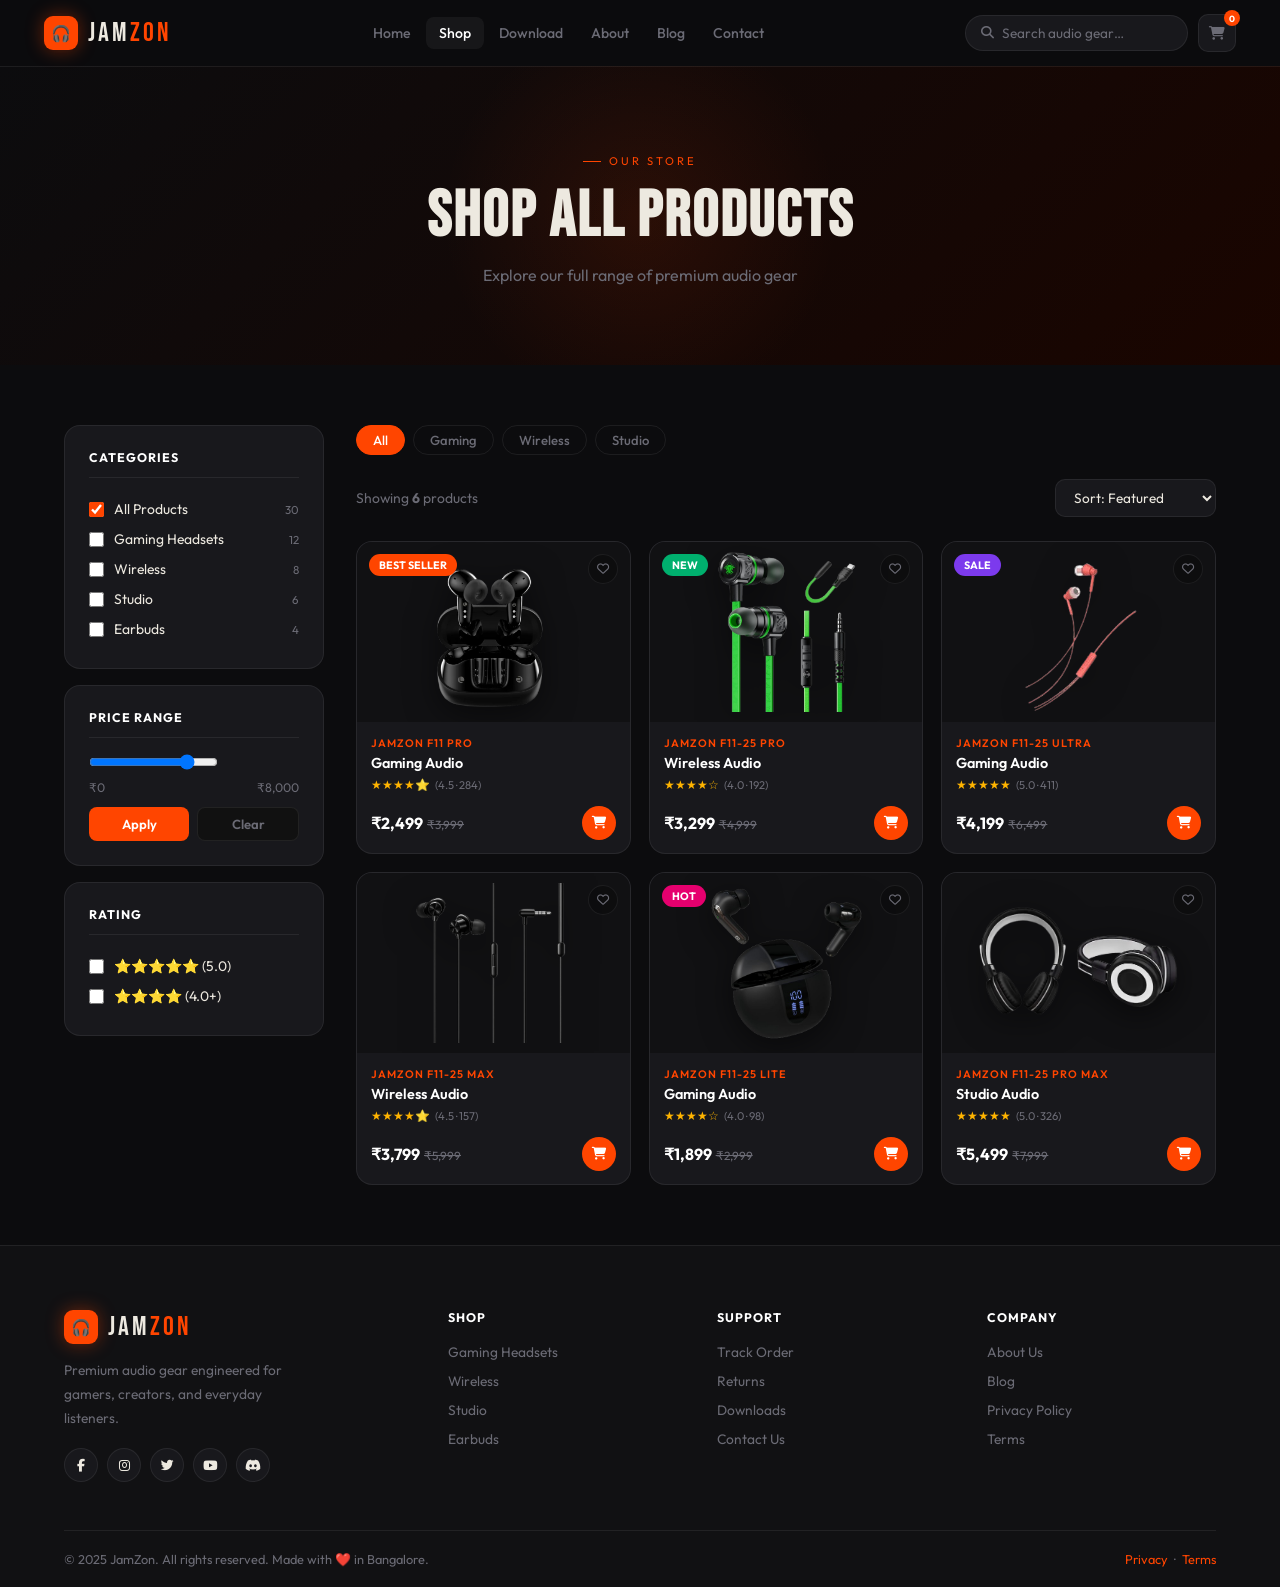
<file: pages/shop.html>
<!DOCTYPE html><html lang="en"><head>
    <meta charset="UTF-8"><meta name="viewport" content="width=device-width,initial-scale=1.0">
    <title>Shop | JamZon</title>
    <link rel="stylesheet" href="https://cdnjs.cloudflare.com/ajax/libs/font-awesome/6.5.0/css/all.min.css">
    <link href="https://fonts.googleapis.com/css2?family=Bebas+Neue&family=Outfit:wght@300;400;500;600;700&display=swap" rel="stylesheet"/>
    <style>*{margin:0;padding:0;box-sizing:border-box;}body{background:#0c0c0e;color:#ede9e0;font-family:'Outfit',sans-serif;overflow-x:hidden;}a{text-decoration:none;color:inherit;}ul{list-style:none;}::-webkit-scrollbar{width:5px;}::-webkit-scrollbar-track{background:#0c0c0e;}::-webkit-scrollbar-thumb{background:#ff4500;border-radius:3px;}.container{max-width:1200px;margin:0 auto;padding:0 24px;}.btn{display:inline-flex;align-items:center;gap:8px;background:#ff4500;color:#fff;padding:13px 30px;border-radius:40px;font-weight:600;cursor:pointer;transition:all .3s;border:none;box-shadow:0 0 24px rgba(255,69,0,.3);font-family:'Outfit',sans-serif;font-size:.92rem;}.btn:hover{background:#ff7a1a;transform:translateY(-2px);}.section-label{display:inline-flex;align-items:center;gap:8px;font-size:.7rem;letter-spacing:3px;text-transform:uppercase;color:#ff4500;margin-bottom:10px;}.section-label::before{content:'';width:18px;height:1.5px;background:#ff4500;}.section-title{font-family:'Bebas Neue',sans-serif;font-size:clamp(2rem,5vw,3.2rem);letter-spacing:1px;color:#fff;}
#header{display:flex;align-items:center;justify-content:space-between;padding:0 44px;height:66px;background:rgba(12,12,14,.9);backdrop-filter:blur(16px);box-shadow:0 1px 0 rgba(255,255,255,.07);position:sticky;top:0;z-index:1000;}.logo{display:flex;align-items:center;gap:10px;}.logo-mark{width:34px;height:34px;background:#ff4500;border-radius:9px;display:flex;align-items:center;justify-content:center;font-size:1rem;box-shadow:0 0 18px rgba(255,69,0,.4);}.logo-text{font-family:'Bebas Neue',sans-serif;font-size:1.7rem;letter-spacing:3px;}.logo-text span{color:#ff4500;}#navbar{display:flex;align-items:center;gap:2px;}#navbar li a{display:block;padding:7px 13px;border-radius:8px;font-size:.88rem;font-weight:500;color:#6b6b75;transition:.2s;}#navbar li a:hover,#navbar li a.active{color:#fff;background:rgba(255,255,255,.05);}.header-right{display:flex;align-items:center;gap:10px;}.search-bar{display:flex;align-items:center;gap:8px;background:#18181c;border:1px solid rgba(255,255,255,.07);border-radius:30px;padding:8px 15px;}.search-bar:focus-within{border-color:#ff4500;}.search-bar i{color:#6b6b75;font-size:.8rem;}.search-bar input{background:transparent;border:none;color:#ede9e0;outline:none;width:170px;font-family:'Outfit',sans-serif;font-size:.85rem;}.search-bar input::placeholder{color:#6b6b75;}.cart-icon{position:relative;width:38px;height:38px;background:#18181c;border:1px solid rgba(255,255,255,.07);border-radius:10px;display:flex;align-items:center;justify-content:center;color:#6b6b75;font-size:.88rem;cursor:pointer;}.cart-count{position:absolute;top:-5px;right:-5px;background:#ff4500;color:#fff;font-size:.56rem;font-weight:700;width:16px;height:16px;border-radius:50%;display:flex;align-items:center;justify-content:center;}.ham{display:none;flex-direction:column;gap:5px;cursor:pointer;}.ham span{display:block;width:22px;height:2px;background:#ede9e0;border-radius:2px;}.mob-menu{display:none;position:fixed;inset:0;background:rgba(12,12,14,.97);backdrop-filter:blur(24px);z-index:2000;flex-direction:column;align-items:center;justify-content:center;gap:20px;}.mob-menu.open{display:flex;}.mob-menu a{font-family:'Bebas Neue',sans-serif;font-size:3rem;letter-spacing:3px;color:#ede9e0;transition:.2s;}.mob-menu a:hover{color:#ff4500;}.mob-close{position:absolute;top:20px;right:20px;background:#18181c;border:1px solid rgba(255,255,255,.07);color:#ede9e0;width:42px;height:42px;border-radius:50%;display:flex;align-items:center;justify-content:center;cursor:pointer;}
.page-hero{padding:80px 0;background:linear-gradient(135deg,#0c0c0e,#1a0500);text-align:center;position:relative;overflow:hidden;}.page-hero::before{content:'';position:absolute;width:400px;height:400px;background:radial-gradient(circle,rgba(255,69,0,.1),transparent 70%);top:50%;left:50%;transform:translate(-50%,-50%);border-radius:50%;}.page-hero h1{font-family:'Bebas Neue',sans-serif;font-size:clamp(2.5rem,5vw,4.5rem);letter-spacing:2px;position:relative;z-index:1;}.page-hero p{color:#6b6b75;font-size:1rem;margin-top:10px;position:relative;z-index:1;}
#footer{background:#111113;border-top:1px solid rgba(255,255,255,.07);padding:64px 0 0;}.footer-grid{display:grid;grid-template-columns:1.5fr 1fr 1fr 1fr;gap:40px;padding-bottom:48px;border-bottom:1px solid rgba(255,255,255,.07);}.footer-brand p{color:#6b6b75;font-size:.86rem;line-height:1.75;margin:14px 0 18px;max-width:240px;}.social-icons{display:flex;gap:9px;}.social-icons a{width:34px;height:34px;background:#18181c;border:1px solid rgba(255,255,255,.07);border-radius:50%;display:flex;align-items:center;justify-content:center;font-size:.8rem;transition:.2s;}.social-icons a:hover{background:#ff4500;border-color:#ff4500;color:#fff;}.footer-col h3{font-size:.78rem;font-weight:700;letter-spacing:1px;text-transform:uppercase;margin-bottom:16px;color:#fff;}.footer-col ul li{margin-bottom:9px;}.footer-col ul li a{color:#6b6b75;font-size:.86rem;transition:.2s;}.footer-col ul li a:hover{color:#ff4500;}.copyright{display:flex;justify-content:space-between;align-items:center;padding:20px 0;flex-wrap:wrap;gap:10px;}.copyright p{color:#6b6b75;font-size:.8rem;}.copyright a{color:#ff4500;}
.toast-wrap{position:fixed;bottom:22px;right:22px;display:flex;flex-direction:column;gap:9px;z-index:9990;}.toast{background:#18181c;border:1px solid rgba(255,255,255,.07);border-left:3px solid #ff4500;border-radius:11px;padding:12px 17px;display:flex;align-items:center;gap:10px;font-size:.85rem;box-shadow:0 10px 28px rgba(0,0,0,.5);animation:tIn .3s ease,tOut .4s ease 2.6s forwards;max-width:280px;}@keyframes tIn{from{transform:translateX(110%);opacity:0}to{transform:translateX(0);opacity:1}}@keyframes tOut{to{opacity:0;transform:translateX(110%)}}.toast i{color:#ff4500;}
.reveal{opacity:0;transform:translateY(24px);transition:.6s ease;}.reveal.in{opacity:1;transform:translateY(0);}
@media(max-width:1024px){#header{padding:0 22px;}#navbar,.search-bar{display:none;}.ham{display:flex;}.footer-grid{grid-template-columns:1fr 1fr;}}@media(max-width:600px){.footer-grid{grid-template-columns:1fr;}}
.shop-layout{display:grid;grid-template-columns:260px 1fr;gap:32px;padding:60px 0;}.sidebar{position:sticky;top:86px;height:fit-content;}.filter-card{background:#18181c;border:1px solid rgba(255,255,255,.07);border-radius:16px;padding:24px;margin-bottom:16px;}.filter-card h4{font-size:.78rem;font-weight:700;letter-spacing:1px;text-transform:uppercase;color:#fff;margin-bottom:16px;padding-bottom:12px;border-bottom:1px solid rgba(255,255,255,.07);}.filter-option{display:flex;align-items:center;gap:10px;padding:6px 0;cursor:pointer;}.filter-option input[type=checkbox]{accent-color:#ff4500;width:15px;height:15px;}.filter-option label{font-size:.87rem;color:#ede9e0;cursor:pointer;}.filter-option .count{margin-left:auto;font-size:.72rem;color:#6b6b75;}.price-range input[type=range]{width:100%;accent-color:#ff4500;cursor:pointer;margin-top:8px;}.price-vals{display:flex;justify-content:space-between;font-size:.78rem;color:#6b6b75;margin-top:6px;}.filter-btn-row{display:flex;gap:8px;margin-top:12px;}.filter-btn-row button{flex:1;padding:8px;border-radius:8px;border:none;cursor:pointer;font-family:'Outfit',sans-serif;font-size:.82rem;font-weight:600;}.apply-btn{background:#ff4500;color:#fff;}.clear-btn{background:#111;color:#6b6b75;border:1px solid rgba(255,255,255,.07)!important;}
.p-tabs{display:flex;gap:8px;flex-wrap:wrap;margin-bottom:24px;}.p-tab{padding:6px 16px;border-radius:30px;font-size:.82rem;font-weight:500;border:1px solid rgba(255,255,255,.07);background:transparent;color:#6b6b75;cursor:pointer;transition:.2s;font-family:'Outfit',sans-serif;}.p-tab.active,.p-tab:hover{background:#ff4500;border-color:#ff4500;color:#fff;}
.shop-top{display:flex;align-items:center;justify-content:space-between;margin-bottom:24px;}.shop-count{font-size:.87rem;color:#6b6b75;}.sort-sel{background:#18181c;border:1px solid rgba(255,255,255,.07);color:#ede9e0;padding:8px 14px;border-radius:10px;font-family:'Outfit',sans-serif;font-size:.85rem;outline:none;cursor:pointer;}
.pro-container{display:grid;grid-template-columns:repeat(auto-fill,minmax(210px,1fr));gap:18px;}.pro{background:#18181c;border:1px solid rgba(255,255,255,.07);border-radius:16px;overflow:hidden;cursor:pointer;transition:all .3s;position:relative;}.pro:hover{border-color:rgba(255,69,0,.3);transform:translateY(-5px);box-shadow:0 20px 40px rgba(0,0,0,.5);}.product-badge{position:absolute;top:12px;left:12px;background:#ff4500;color:#fff;font-size:.67rem;font-weight:700;padding:4px 10px;border-radius:20px;text-transform:uppercase;z-index:2;}.wish-btn{position:absolute;top:12px;right:12px;z-index:2;width:30px;height:30px;border-radius:50%;background:rgba(12,12,14,.7);border:1px solid rgba(255,255,255,.07);display:flex;align-items:center;justify-content:center;color:#6b6b75;font-size:.76rem;cursor:pointer;transition:.2s;}.wish-btn:hover,.wish-btn.on{color:#e6006e;border-color:#e6006e;}
.pro-img{background:#111113;height:180px;display:flex;align-items:center;justify-content:center;overflow:hidden;padding:10px;}
.pro-img img{width:100%;height:100%;object-fit:contain;transition:transform .4s;filter:drop-shadow(0 8px 16px rgba(0,0,0,.5));}
.pro:hover .pro-img img{transform:scale(1.1) rotate(-3deg);}
.pro .des{padding:14px 14px 0;}.pro .des .brand{font-size:.68rem;color:#ff4500;font-weight:600;text-transform:uppercase;letter-spacing:1px;}.pro .des h5{font-size:.9rem;font-weight:600;color:#fff;margin:4px 0 5px;}.star{color:#ffb400;font-size:.74rem;margin-bottom:4px;}.star span{color:#6b6b75;font-size:.7rem;margin-left:3px;}.pro-foot{display:flex;align-items:center;justify-content:space-between;padding:10px 14px 13px;}.pro .price{font-size:1rem;font-weight:700;color:#fff;}.pro .price-old{font-size:.74rem;color:#6b6b75;text-decoration:line-through;margin-left:4px;}.cart-btn-round{width:34px;height:34px;background:#ff4500;border-radius:50%;display:flex;align-items:center;justify-content:center;color:#fff;font-size:.8rem;border:none;cursor:pointer;transition:all .25s;}.cart-btn-round:hover{background:#ff7a1a;transform:scale(1.1);}.cart-btn-round.added{background:#00b06e;}
@media(max-width:1024px){.shop-layout{grid-template-columns:1fr;}.sidebar{position:static;}}</style>
</head><body><header id="header">
    <a href="home.html" class="logo"><div class="logo-mark">🎧</div><div class="logo-text">Jam<span>Zon</span></div></a>
    <nav><ul id="navbar">
        <li><a href="home.html">Home</a></li>
        <li><a href="shop.html"class='active'>Shop</a></li>
        <li><a href="download.html">Download</a></li>
        <li><a href="about.html">About</a></li>
        <li><a href="blog.html">Blog</a></li>
        <li><a href="contact.html">Contact</a></li>
    </ul></nav>
    <div class="header-right">
        <div class="search-bar"><i class="fas fa-search"></i><input type="text" placeholder="Search audio gear…"/></div>
        <a href="cart.html" class="cart-icon"><i class="fas fa-shopping-cart"></i><span class="cart-count" id="cartCount">0</span></a>
        <div class="ham" id="ham"><span></span><span></span><span></span></div>
    </div>
</header>
<div class="mob-menu" id="mobMenu"><button class="mob-close" id="mobClose"><i class="fas fa-times"></i></button>
<a href="home.html">Home</a><a href="shop.html">Shop</a><a href="download.html">Download</a>
<a href="about.html">About</a><a href="blog.html">Blog</a><a href="contact.html">Contact</a><a href="cart.html">Cart</a></div>
<div class="page-hero"><div class="container"><div class="section-label" style="justify-content:center">Our Store</div><h1>Shop All Products</h1><p>Explore our full range of premium audio gear</p></div></div>
<div class="container">
<div class="shop-layout">
    <aside class="sidebar">
        <div class="filter-card"><h4>Categories</h4>
            <div class="filter-option"><input type="checkbox" id="c1" checked><label for="c1">All Products</label><span class="count">30</span></div>
            <div class="filter-option"><input type="checkbox" id="c2"><label for="c2">Gaming Headsets</label><span class="count">12</span></div>
            <div class="filter-option"><input type="checkbox" id="c3"><label for="c3">Wireless</label><span class="count">8</span></div>
            <div class="filter-option"><input type="checkbox" id="c4"><label for="c4">Studio</label><span class="count">6</span></div>
            <div class="filter-option"><input type="checkbox" id="c5"><label for="c5">Earbuds</label><span class="count">4</span></div>
        </div>
        <div class="filter-card"><h4>Price Range</h4>
            <input type="range" min="0" max="10000" value="8000" id="priceRange">
            <div class="price-vals"><span>₹0</span><span id="priceVal">₹8,000</span></div>
            <div class="filter-btn-row"><button class="apply-btn">Apply</button><button class="clear-btn">Clear</button></div>
        </div>
        <div class="filter-card"><h4>Rating</h4>
            <div class="filter-option"><input type="checkbox" id="r1"><label for="r1">⭐⭐⭐⭐⭐ (5.0)</label></div>
            <div class="filter-option"><input type="checkbox" id="r2"><label for="r2">⭐⭐⭐⭐ (4.0+)</label></div>
        </div>
    </aside>
    <div>
        <div class="p-tabs"><button class="p-tab active" data-filter="all">All</button><button class="p-tab" data-filter="gaming">Gaming</button><button class="p-tab" data-filter="wireless">Wireless</button><button class="p-tab" data-filter="studio">Studio</button></div>
        <div class="shop-top"><span class="shop-count">Showing <strong>6</strong> products</span><select class="sort-sel"><option>Sort: Featured</option><option>Price: Low to High</option><option>Price: High to Low</option></select></div>
        <div class="pro-container">
            <div class="pro reveal" data-cat="gaming" data-name="JamZon F11 Pro" data-price="2499" data-img="../assets/images/headset12-removebg-preview.png">
                <div class="product-badge">Best Seller</div>
                <button class="wish-btn"><i class="far fa-heart"></i></button>
                <div class="pro-img">
                    <img src="../assets/images/headset12-removebg-preview.png" alt="JamZon F11 Pro" style="width:100%;height:100%;object-fit:contain;">
                </div>
                <div class="des"><div class="brand">JamZon F11 Pro</div><h5>Gaming Audio</h5><div class="star">★★★★⭐ <span>(4.5 · 284)</span></div></div>
                <div class="pro-foot"><div><span class="price">₹2,499</span><span class="price-old">₹3,999</span></div>
                <button class="cart-btn-round add-to-cart" data-name="JamZon F11 Pro" data-price="2499" data-img="../assets/images/headset12-removebg-preview.png"><i class="fas fa-cart-shopping"></i></button></div>
            </div>
            <div class="pro reveal" data-cat="wireless" data-name="JamZon F11-25 Pro" data-price="3299" data-img="../assets/images/headset13-removebg-preview.png">
                <div class="product-badge" style="background:#00b06e">New</div>
                <button class="wish-btn"><i class="far fa-heart"></i></button>
                <div class="pro-img">
                    <img src="../assets/images/headset13-removebg-preview.png" alt="JamZon F11-25 Pro" style="width:100%;height:100%;object-fit:contain;">
                </div>
                <div class="des"><div class="brand">JamZon F11-25 Pro</div><h5>Wireless Audio</h5><div class="star">★★★★☆ <span>(4.0 · 192)</span></div></div>
                <div class="pro-foot"><div><span class="price">₹3,299</span><span class="price-old">₹4,999</span></div>
                <button class="cart-btn-round add-to-cart" data-name="JamZon F11-25 Pro" data-price="3299" data-img="../assets/images/headset13-removebg-preview.png"><i class="fas fa-cart-shopping"></i></button></div>
            </div>
            <div class="pro reveal" data-cat="gaming" data-name="JamZon F11-25 Ultra" data-price="4199" data-img="../assets/images/headset16-removebg-preview.png">
                <div class="product-badge" style="background:#7c3aed">Sale</div>
                <button class="wish-btn"><i class="far fa-heart"></i></button>
                <div class="pro-img">
                    <img src="../assets/images/headset16-removebg-preview.png" alt="JamZon F11-25 Ultra" style="width:100%;height:100%;object-fit:contain;">
                </div>
                <div class="des"><div class="brand">JamZon F11-25 Ultra</div><h5>Gaming Audio</h5><div class="star">★★★★★ <span>(5.0 · 411)</span></div></div>
                <div class="pro-foot"><div><span class="price">₹4,199</span><span class="price-old">₹6,499</span></div>
                <button class="cart-btn-round add-to-cart" data-name="JamZon F11-25 Ultra" data-price="4199" data-img="../assets/images/headset16-removebg-preview.png"><i class="fas fa-cart-shopping"></i></button></div>
            </div>
            <div class="pro reveal" data-cat="wireless" data-name="JamZon F11-25 Max" data-price="3799" data-img="../assets/images/headset17-removebg-preview.png">
                
                <button class="wish-btn"><i class="far fa-heart"></i></button>
                <div class="pro-img">
                    <img src="../assets/images/headset17-removebg-preview.png" alt="JamZon F11-25 Max" style="width:100%;height:100%;object-fit:contain;">
                </div>
                <div class="des"><div class="brand">JamZon F11-25 Max</div><h5>Wireless Audio</h5><div class="star">★★★★⭐ <span>(4.5 · 157)</span></div></div>
                <div class="pro-foot"><div><span class="price">₹3,799</span><span class="price-old">₹5,999</span></div>
                <button class="cart-btn-round add-to-cart" data-name="JamZon F11-25 Max" data-price="3799" data-img="../assets/images/headset17-removebg-preview.png"><i class="fas fa-cart-shopping"></i></button></div>
            </div>
            <div class="pro reveal" data-cat="gaming" data-name="JamZon F11-25 Lite" data-price="1899" data-img="../assets/images/heaset18-removebg-preview.png">
                <div class="product-badge" style="background:#e6006e">Hot</div>
                <button class="wish-btn"><i class="far fa-heart"></i></button>
                <div class="pro-img">
                    <img src="../assets/images/heaset18-removebg-preview.png" alt="JamZon F11-25 Lite" style="width:100%;height:100%;object-fit:contain;">
                </div>
                <div class="des"><div class="brand">JamZon F11-25 Lite</div><h5>Gaming Audio</h5><div class="star">★★★★☆ <span>(4.0 · 98)</span></div></div>
                <div class="pro-foot"><div><span class="price">₹1,899</span><span class="price-old">₹2,999</span></div>
                <button class="cart-btn-round add-to-cart" data-name="JamZon F11-25 Lite" data-price="1899" data-img="../assets/images/heaset18-removebg-preview.png"><i class="fas fa-cart-shopping"></i></button></div>
            </div>
            <div class="pro reveal" data-cat="studio" data-name="JamZon F11-25 Pro Max" data-price="5499" data-img="../assets/images/d1-removebg-preview.png">
                
                <button class="wish-btn"><i class="far fa-heart"></i></button>
                <div class="pro-img">
                    <img src="../assets/images/d1-removebg-preview.png" alt="JamZon F11-25 Pro Max" style="width:100%;height:100%;object-fit:contain;">
                </div>
                <div class="des"><div class="brand">JamZon F11-25 Pro Max</div><h5>Studio Audio</h5><div class="star">★★★★★ <span>(5.0 · 326)</span></div></div>
                <div class="pro-foot"><div><span class="price">₹5,499</span><span class="price-old">₹7,999</span></div>
                <button class="cart-btn-round add-to-cart" data-name="JamZon F11-25 Pro Max" data-price="5499" data-img="../assets/images/d1-removebg-preview.png"><i class="fas fa-cart-shopping"></i></button></div>
            </div></div>
    </div>
</div></div>
<footer id="footer"><div class="container"><div class="footer-grid">
    <div class="footer-brand"><div class="logo"><div class="logo-mark">🎧</div><div class="logo-text">Jam<span>Zon</span></div></div>
    <p>Premium audio gear engineered for gamers, creators, and everyday listeners.</p>
    <div class="social-icons"><a href="#"><i class="fab fa-facebook-f"></i></a><a href="#"><i class="fab fa-instagram"></i></a><a href="#"><i class="fab fa-twitter"></i></a><a href="#"><i class="fab fa-youtube"></i></a><a href="#"><i class="fab fa-discord"></i></a></div></div>
    <div class="footer-col"><h3>Shop</h3><ul><li><a href="shop.html">Gaming Headsets</a></li><li><a href="shop.html">Wireless</a></li><li><a href="shop.html">Studio</a></li><li><a href="shop.html">Earbuds</a></li></ul></div>
    <div class="footer-col"><h3>Support</h3><ul><li><a href="#">Track Order</a></li><li><a href="#">Returns</a></li><li><a href="download.html">Downloads</a></li><li><a href="contact.html">Contact Us</a></li></ul></div>
    <div class="footer-col"><h3>Company</h3><ul><li><a href="about.html">About Us</a></li><li><a href="blog.html">Blog</a></li><li><a href="#">Privacy Policy</a></li><li><a href="#">Terms</a></li></ul></div>
</div><div class="copyright"><p>© 2025 JamZon. All rights reserved. Made with ❤️ in Bangalore.</p><p><a href="#">Privacy</a> &nbsp;·&nbsp; <a href="#">Terms</a></p></div></div></footer>
<div class="toast-wrap" id="toastWrap"></div><script>
function getCart(){try{return JSON.parse(localStorage.getItem('jamzon_cart'))||[];}catch{return[];}}
function saveCart(c){localStorage.setItem('jamzon_cart',JSON.stringify(c));}
function updateBadge(){document.getElementById('cartCount').textContent=getCart().reduce((s,i)=>s+(i.qty||1),0);}
function toast(msg){const w=document.getElementById('toastWrap'),t=document.createElement('div');t.className='toast';t.innerHTML='<i class="fas fa-check-circle"></i> '+msg;w.appendChild(t);setTimeout(()=>t.remove(),3100);}
document.querySelectorAll('.add-to-cart').forEach(btn=>{btn.addEventListener('click',e=>{e.stopPropagation();const{name,price,img}=btn.dataset;let c=getCart();const ex=c.find(i=>i.name===name);if(ex)ex.qty=(ex.qty||1)+1;else c.push({name,price:parseFloat(price),img,qty:1});saveCart(c);updateBadge();btn.classList.add('added');btn.innerHTML='<i class="fas fa-check"></i>';setTimeout(()=>{btn.classList.remove('added');btn.innerHTML='<i class="fas fa-cart-shopping"></i>';},1400);toast(name+' added!');})});
document.querySelectorAll('.wish-btn').forEach(btn=>{btn.addEventListener('click',e=>{e.stopPropagation();btn.classList.toggle('on');btn.innerHTML=btn.classList.contains('on')?'<i class="fas fa-heart"></i>':'<i class="far fa-heart"></i>';})});
document.querySelectorAll('.pro').forEach(card=>{card.addEventListener('click',e=>{if(e.target.closest('.add-to-cart')||e.target.closest('.wish-btn'))return;const{name,price,img}=card.dataset;window.location.href='product.html?img='+encodeURIComponent(img)+'&name='+encodeURIComponent(name)+'&price='+encodeURIComponent(price);});});
document.querySelectorAll('.p-tab').forEach(tab=>{tab.addEventListener('click',function(){document.querySelectorAll('.p-tab').forEach(t=>t.classList.remove('active'));this.classList.add('active');const f=this.dataset.filter;document.querySelectorAll('.pro').forEach(p=>{p.style.display=(f==='all'||p.dataset.cat===f)?'':'none';});});});
document.getElementById('priceRange').addEventListener('input',function(){document.getElementById('priceVal').textContent='₹'+parseInt(this.value).toLocaleString('en-IN');});

function getCart(){try{return JSON.parse(localStorage.getItem('jamzon_cart'))||[];}catch{return[];}}
function updateBadge(){document.getElementById('cartCount').textContent=getCart().reduce((s,i)=>s+(i.qty||1),0);}
function toast(msg){const w=document.getElementById('toastWrap'),t=document.createElement('div');t.className='toast';t.innerHTML='<i class="fas fa-check-circle"></i> '+msg;w.appendChild(t);setTimeout(()=>t.remove(),3100);}
updateBadge();
document.getElementById('ham').addEventListener('click',()=>document.getElementById('mobMenu').classList.add('open'));
document.getElementById('mobClose').addEventListener('click',()=>document.getElementById('mobMenu').classList.remove('open'));
const obs=new IntersectionObserver(entries=>{entries.forEach(e=>{if(e.isIntersecting){e.target.classList.add('in');obs.unobserve(e.target);}});},{threshold:0.1});
document.querySelectorAll('.reveal').forEach(el=>obs.observe(el));</script></body></html>
</file>
